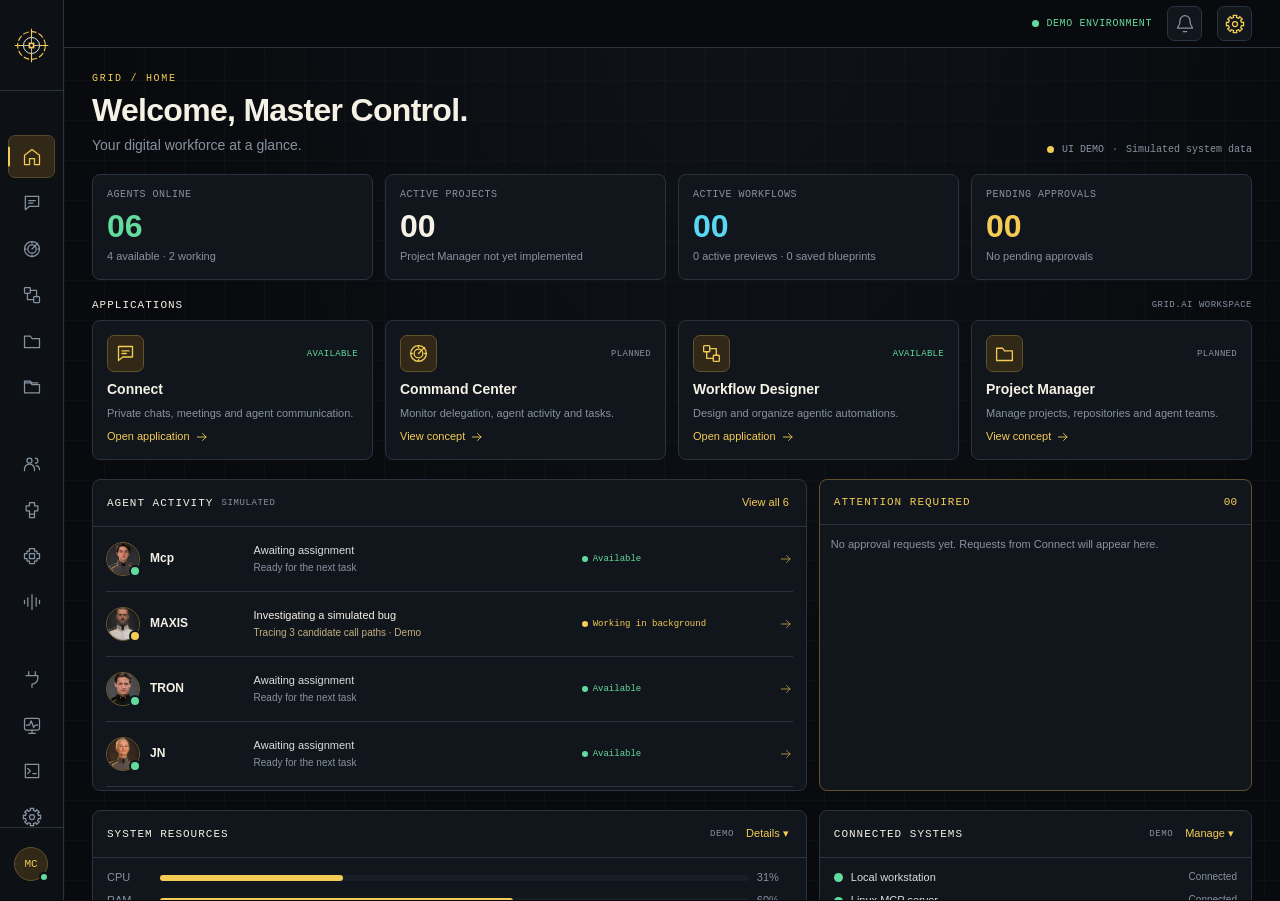
<file: index.html>
<!DOCTYPE html>
<html lang="en">
<head>
<meta charset="UTF-8">
<meta name="viewport" content="width=device-width, initial-scale=1">
<meta name="robots" content="noindex">
<meta name="theme-color" content="#080a0d">
<title>GRID.AI | Interactive Agent Control Interface</title>
<link rel="icon" type="image/svg+xml" href="./favicon.svg">
<link rel="icon" type="image/png" href="https://jacklondon.site/Images/Icons/GridAI_ICON.png">
<link rel="apple-touch-icon" href="https://jacklondon.site/Images/Icons/GridAI_ICON.png">
<meta name="description" content="Explore the GRID.AI interactive demo: coordinate AI agents, design multi-agent workflows, review simulated approvals, and customize agent voices. A preview of the local-first GRID.AI platform.">
<link rel="canonical" href="https://gridai-demo.jacklondon.site/">
<meta property="og:type" content="website">
<meta property="og:site_name" content="GRID.AI">
<meta property="og:locale" content="en_US">
<meta property="og:title" content="GRID.AI | Interactive Agent Control Interface">
<meta property="og:description" content="Explore the GRID.AI interactive demo: coordinate AI agents, design multi-agent workflows, review simulated approvals, and customize agent voices. A preview of the local-first GRID.AI platform.">
<meta property="og:url" content="https://gridai-demo.jacklondon.site/">
<meta property="og:image" content="https://jacklondon.site/Images/ProjectScreenshots/GridAI/PROMO_GAI_1.png">
<meta property="og:image:secure_url" content="https://jacklondon.site/Images/ProjectScreenshots/GridAI/PROMO_GAI_1.png">
<meta property="og:image:type" content="image/png">
<meta property="og:image:alt" content="GRID.AI project promotional image">
<meta name="twitter:card" content="summary_large_image">
<meta name="twitter:title" content="GRID.AI | Interactive Agent Control Interface">
<meta name="twitter:description" content="Explore the GRID.AI interactive demo: coordinate AI agents, design multi-agent workflows, review simulated approvals, and customize agent voices. A preview of the local-first GRID.AI platform.">
<meta name="twitter:image" content="https://jacklondon.site/Images/ProjectScreenshots/GridAI/PROMO_GAI_1.png">
<meta name="twitter:image:alt" content="GRID.AI project promotional image">
<link rel="stylesheet" href="./styles/grid-theme.css">
<link rel="stylesheet" href="./styles/index.css">
<link rel="stylesheet" href="./styles/grid-shell.css">
<link rel="stylesheet" href="./styles/settings.css">
<link rel="stylesheet" href="./styles/voice-studio.css">
<script src="./scripts/grid-settings.js" defer></script>
<script src="./scripts/ui-sounds.js" defer></script>
<script src="./scripts/grid-presence.js" defer></script>
<script src="./scripts/index.js" defer></script>
<script src="./scripts/embedded-connect.js" defer></script>
<script src="./scripts/embedded-workflow-designer.js" defer></script>
<script src="./scripts/voice-studio.js" defer></script>
<script src="./scripts/grid-router.js" defer></script>
</head>
<body>
<a class="skip" href="#dashboard">Skip to dashboard</a>
<div class="home-shell">
<aside class="home-sidebar" id="homeSidebar" aria-label="Workspace navigation">
<a class="home-brand" href="#home" data-route="home" aria-label="GRID.AI home"><svg viewBox="0 0 48 48" fill="none" aria-hidden="true"><circle cx="24" cy="24" r="19" stroke="var(--gold)" stroke-width="1.5" stroke-dasharray="8 3"/><circle cx="24" cy="24" r="11" stroke="var(--ivory)" stroke-width="1.3"/><path d="M24 1v13M24 34v13M1 24h13M34 24h13" stroke="var(--gold)" stroke-width="1.5"/><path d="M24 14v20M14 24h20" stroke="var(--ivory)"/><rect x="20" y="20" width="8" height="8" fill="var(--gold)"/><circle cx="24" cy="24" r="2" fill="var(--bg)"/></svg><span class="home-brand-copy"><strong>GRID<span>.AI</span></strong><small>CONTROL INTERFACE</small></span></a>
<nav class="home-nav" aria-label="Applications"><p class="eyebrow">WORKSPACE</p><a class="nav-item current" href="#home" data-route="home" aria-current="page" aria-label="Home" title="Home"><svg viewBox="0 0 24 24" fill="none" stroke="currentColor" stroke-width="1.5" stroke-linecap="round" stroke-linejoin="round" aria-hidden="true"><path d="m3 10 9-7 9 7v11h-6v-7H9v7H3z"/></svg><span class="nav-label-text">Home</span></a>
<a class="nav-item" href="#connect" data-route="connect" aria-label="Connect" title="Connect"><svg viewBox="0 0 24 24" fill="none" stroke="currentColor" stroke-width="1.5" stroke-linecap="round" stroke-linejoin="round" aria-hidden="true"><path d="M4 4h16v12H9l-5 4V4Z"/><path d="M8 9h8M8 12h5"/></svg><span class="nav-label-text">Connect</span></a>
<a class="nav-item" href="#command-center" data-route="command-center" aria-label="Command Center" title="Command Center"><svg viewBox="0 0 24 24" fill="none" stroke="currentColor" stroke-width="1.5" stroke-linecap="round" stroke-linejoin="round" aria-hidden="true"><circle cx="12" cy="12" r="9"/><circle cx="12" cy="12" r="5"/><path d="m12 12 7-7M12 3v2M3 12h2M12 19v2M19 12h2"/></svg><span class="nav-label-text">Command Center</span><span class="nav-pending" title="Planned application" aria-hidden="true">·</span></a>
<a class="nav-item" href="#workflow-designer" data-route="workflow-designer" aria-label="Workflow Designer" title="Workflow Designer"><svg viewBox="0 0 24 24" fill="none" stroke="currentColor" stroke-width="1.5" stroke-linecap="round" stroke-linejoin="round" aria-hidden="true"><rect x="3" y="3" width="7" height="7" rx="1"/><rect x="14" y="14" width="7" height="7" rx="1"/><path d="M6.5 10v7.5H14M10 6.5h7.5V14"/></svg><span class="nav-label-text">Workflow Designer</span></a>
<a class="nav-item" href="#projects" data-route="projects" aria-label="Project Manager" title="Project Manager"><svg viewBox="0 0 24 24" fill="none" stroke="currentColor" stroke-width="1.5" stroke-linecap="round" stroke-linejoin="round" aria-hidden="true"><path d="M3 6h7l2 3h9v11H3z"/></svg><span class="nav-label-text">Project Manager</span><span class="nav-pending" title="Planned application" aria-hidden="true">·</span></a>
<a class="nav-item" href="#files" data-route="files" aria-label="File Manager" title="File Manager"><svg viewBox="0 0 24 24" fill="none" stroke="currentColor" stroke-width="1.5" stroke-linecap="round" stroke-linejoin="round" aria-hidden="true"><path d="M3 7h7l2 2h9v10H3z M3 7V5h7l2 2h7"/></svg><span class="nav-label-text">File Manager</span><span class="nav-pending" title="Planned application" aria-hidden="true">·</span></a>
<p class="eyebrow nav-group-heading">AGENT MANAGEMENT</p>
<a class="nav-item" href="#agents" data-route="agents" aria-label="Agent Directory" title="Agent Directory"><svg viewBox="0 0 24 24" fill="none" stroke="currentColor" stroke-width="1.5" stroke-linecap="round" stroke-linejoin="round" aria-hidden="true"><circle cx="9" cy="8" r="3"/><path d="M3 20v-2a6 6 0 0 1 12 0v2M16 5a3 3 0 0 1 0 6M17 14a5 5 0 0 1 4 5"/></svg><span class="nav-label-text">Agent Directory</span><span class="nav-pending" title="Planned application" aria-hidden="true">·</span></a>
<a class="nav-item" href="#skills" data-route="skills" aria-label="Skills Manager" title="Skills Manager"><svg viewBox="0 0 24 24" fill="none" stroke="currentColor" stroke-width="1.5" stroke-linecap="round" stroke-linejoin="round" aria-hidden="true"><path d="M9 3h6v4h4v6h-4v4H9v-4H5V7h4z M9 17v4h6v-4"/></svg><span class="nav-label-text">Skills Manager</span><span class="nav-pending" title="Planned application" aria-hidden="true">·</span></a>
<a class="nav-item" href="#models" data-route="models" aria-label="Model Manager" title="Model Manager"><svg viewBox="0 0 24 24" fill="none" stroke="currentColor" stroke-width="1.5" stroke-linecap="round" stroke-linejoin="round" aria-hidden="true"><path d="M9 3h6v3h3v3h3v6h-3v3h-3v3H9v-3H6v-3H3V9h3V6h3z M9 9h6v6H9z"/></svg><span class="nav-label-text">Model Manager</span><span class="nav-pending" title="Planned application" aria-hidden="true">·</span></a>
<a class="nav-item" href="#voice-studio" data-route="voice-studio" aria-label="Voice Studio" title="Voice Studio"><svg viewBox="0 0 24 24" fill="none" stroke="currentColor" stroke-width="1.5" stroke-linecap="round" stroke-linejoin="round" aria-hidden="true"><path d="M3 10v4 M7 7v10 M12 3v18 M17 7v10 M21 10v4"/></svg><span class="nav-label-text">Voice Studio</span></a>
<p class="eyebrow nav-group-heading">SYSTEM</p>
<a class="nav-item" href="#integrations" data-route="integrations" aria-label="Integrations" title="Integrations"><svg viewBox="0 0 24 24" fill="none" stroke="currentColor" stroke-width="1.5" stroke-linecap="round" stroke-linejoin="round" aria-hidden="true"><path d="M8 3v5M16 3v5M5 8h14v3a7 7 0 0 1-7 7v4M12 18v4"/></svg><span class="nav-label-text">Integrations</span><span class="nav-pending" title="Planned application" aria-hidden="true">·</span></a>
<a class="nav-item" href="#system-monitor" data-route="system-monitor" aria-label="System Monitor" title="System Monitor"><svg viewBox="0 0 24 24" fill="none" stroke="currentColor" stroke-width="1.5" stroke-linecap="round" stroke-linejoin="round" aria-hidden="true"><rect x="3" y="4" width="18" height="14" rx="2"/><path d="M8 22h8M12 18v4M5 12h4l2-5 3 8 2-3h3"/></svg><span class="nav-label-text">System Monitor</span><span class="nav-pending" title="Planned application" aria-hidden="true">·</span></a>
<a class="nav-item" href="#terminal" data-route="terminal" aria-label="Terminal" title="Terminal"><svg viewBox="0 0 24 24" fill="none" stroke="currentColor" stroke-width="1.5" stroke-linecap="round" stroke-linejoin="round" aria-hidden="true"><path d="M4 4h16v16H4z M7 9l3 3-3 3 M13 15h4"/></svg><span class="nav-label-text">Terminal</span><span class="nav-pending" title="Planned application" aria-hidden="true">·</span></a>
<a class="nav-item" href="#settings" data-route="settings" aria-label="Settings" title="Settings"><svg viewBox="0 0 24 24" fill="none" stroke="currentColor" stroke-width="1.5" stroke-linecap="round" stroke-linejoin="round" aria-hidden="true"><circle cx="12" cy="12" r="3"/><path d="M8.939 4.609L10.337 4.175L9.817 1.729L14.183 1.729L13.663 4.175L15.061 4.609L15.061 4.609L16.357 5.291L17.719 3.194L20.806 6.281L18.709 7.643L19.391 8.939L19.391 8.939L19.825 10.337L22.271 9.817L22.271 14.183L19.825 13.663L19.391 15.061L19.391 15.061L18.709 16.357L20.806 17.719L17.719 20.806L16.357 18.709L15.061 19.391L15.061 19.391L13.663 19.825L14.183 22.271L9.817 22.271L10.337 19.825L8.939 19.391L8.939 19.391L7.643 18.709L6.281 20.806L3.194 17.719L5.291 16.357L4.609 15.061L4.609 15.061L4.175 13.663L1.729 14.183L1.729 9.817L4.175 10.337L4.609 8.939L4.609 8.939L5.291 7.643L3.194 6.281L6.281 3.194L7.643 5.291L8.939 4.609Z"/></svg><span class="nav-label-text">Settings</span><span class="nav-pending" title="Planned application" aria-hidden="true">·</span></a></nav>
<div class="sidebar-foot" aria-label="You are Master Control, demo operator"><div class="identity-avatar" title="You are Master Control">MC</div><div class="operator-copy"><strong>YOU ARE MASTER CONTROL</strong><small>Operator identity · Demo</small></div><i class="presence available"></i></div>
</aside>
<div class="home-main">
<header class="home-topbar"><div class="top-left"><button class="icon-button nav-toggle" id="navToggle" type="button" aria-controls="homeSidebar" aria-expanded="false" aria-label="Toggle navigation">☰</button><span class="breadcrumb">GRID.AI <span>/</span> <span id="workspaceName" class="workspace-name">HOME</span></span></div><div class="top-actions"><span class="system-indicator"><i></i> DEMO ENVIRONMENT</span><button class="icon-button bell" id="notificationButton" type="button" aria-label="Notifications" aria-expanded="false" aria-controls="notificationPanel"><svg viewBox="0 0 24 24" fill="none" stroke="currentColor" stroke-width="1.5" stroke-linecap="round" stroke-linejoin="round" aria-hidden="true"><path d="M18 8a6 6 0 0 0-12 0c0 7-3 7-3 9h18c0-2-3-2-3-9M10 21h4"/></svg><span id="bellCount" hidden>0</span></button><section id="notificationPanel" class="notification-panel" aria-labelledby="notificationHeading" hidden><header class="notification-header"><div><p class="eyebrow gold">GRID.AI SYSTEM NOTIFICATION</p><h2 id="notificationHeading">Notifications</h2></div><button id="closeNotifications" type="button" class="icon-button" aria-label="Close notifications">×</button></header><div class="notification-tools"><span id="notificationSummary" class="muted">0 unread</span><button class="text-button" id="markNotificationsRead" type="button">Mark all as read</button></div><div id="notificationList" class="notification-list"></div><button id="notificationApprovals" type="button" class="notification-footer">View all approvals →</button></section><a class="icon-button settings-button" href="#settings" data-route="settings" aria-label="Settings" title="Settings"><svg viewBox="0 0 24 24" fill="none" stroke="currentColor" stroke-width="1.5" stroke-linecap="round" stroke-linejoin="round" aria-hidden="true"><circle cx="12" cy="12" r="3"/><path d="M8.939 4.609L10.337 4.175L9.817 1.729L14.183 1.729L13.663 4.175L15.061 4.609L15.061 4.609L16.357 5.291L17.719 3.194L20.806 6.281L18.709 7.643L19.391 8.939L19.391 8.939L19.825 10.337L22.271 9.817L22.271 14.183L19.825 13.663L19.391 15.061L19.391 15.061L18.709 16.357L20.806 17.719L17.719 20.806L16.357 18.709L15.061 19.391L15.061 19.391L13.663 19.825L14.183 22.271L9.817 22.271L10.337 19.825L8.939 19.391L8.939 19.391L7.643 18.709L6.281 20.806L3.194 17.719L5.291 16.357L4.609 15.061L4.609 15.061L4.175 13.663L1.729 14.183L1.729 9.817L4.175 10.337L4.609 8.939L4.609 8.939L5.291 7.643L3.194 6.281L6.281 3.194L7.643 5.291L8.939 4.609Z"/></svg></a></div></header>
<div id="gridWorkspace" class="grid-workspace"><section id="homeView" class="grid-page" data-page="home" aria-label="Home"><main id="dashboard" class="dashboard">
<section class="welcome"><div><p class="eyebrow gold">GRID / HOME</p><h1>Welcome, Master Control.</h1><p>Your digital workforce at a glance.</p></div><div class="demo-label"><i></i> UI DEMO <span>·</span> Simulated system data</div></section>
<section class="metrics" aria-label="Demo system overview">
<button type="button" class="metric" id="agentsMetric"><span>AGENTS ONLINE</span><strong class="green">06</strong><small id="agentMetricSummary">3 available · 3 working</small></button>
<a class="metric" href="#projects" data-route="projects"><span>ACTIVE PROJECTS</span><strong>00</strong><small>Project Manager not yet implemented</small></a>
<a class="metric" href="#workflow-designer" data-route="workflow-designer"><span>ACTIVE WORKFLOWS</span><strong class="cyan" id="activeWorkflowMetricCount">00</strong><small id="activeWorkflowMetricCaption">0 active previews · 0 saved blueprints</small></a>
<button type="button" class="metric" id="approvalMetric"><span>PENDING APPROVALS</span><strong class="gold" id="pendingCount">00</strong><small id="pendingCaption">No pending approvals</small></button>
</section>
<section class="applications" aria-labelledby="appsHeading"><div class="section-title"><h2 id="appsHeading">APPLICATIONS</h2><span>GRID.AI WORKSPACE</span></div><div class="application-grid"><a href="#connect" data-route="connect" class="app-card"><span class="app-card-top"><span class="app-icon"><svg viewBox="0 0 24 24" fill="none" stroke="currentColor" stroke-width="1.5" stroke-linecap="round" stroke-linejoin="round" aria-hidden="true"><path d="M4 4h16v12H9l-5 4V4Z"/><path d="M8 9h8M8 12h5"/></svg></span><span class="app-state ready">AVAILABLE</span></span><strong>Connect</strong><span class="app-description">Private chats, meetings and agent communication.</span><span class="app-open">Open application <svg viewBox="0 0 24 24" fill="none" stroke="currentColor" stroke-width="1.5" stroke-linecap="round" stroke-linejoin="round" aria-hidden="true"><path d="M4 12h15m-6-6 6 6-6 6"/></svg></span></a>
<a href="#command-center" data-route="command-center" class="app-card"><span class="app-card-top"><span class="app-icon"><svg viewBox="0 0 24 24" fill="none" stroke="currentColor" stroke-width="1.5" stroke-linecap="round" stroke-linejoin="round" aria-hidden="true"><circle cx="12" cy="12" r="9"/><circle cx="12" cy="12" r="5"/><path d="m12 12 7-7M12 3v2M3 12h2M12 19v2M19 12h2"/></svg></span><span class="app-state ">PLANNED</span></span><strong>Command Center</strong><span class="app-description">Monitor delegation, agent activity and tasks.</span><span class="app-open">View concept <svg viewBox="0 0 24 24" fill="none" stroke="currentColor" stroke-width="1.5" stroke-linecap="round" stroke-linejoin="round" aria-hidden="true"><path d="M4 12h15m-6-6 6 6-6 6"/></svg></span></a>
<a href="#workflow-designer" data-route="workflow-designer" class="app-card"><span class="app-card-top"><span class="app-icon"><svg viewBox="0 0 24 24" fill="none" stroke="currentColor" stroke-width="1.5" stroke-linecap="round" stroke-linejoin="round" aria-hidden="true"><rect x="3" y="3" width="7" height="7" rx="1"/><rect x="14" y="14" width="7" height="7" rx="1"/><path d="M6.5 10v7.5H14M10 6.5h7.5V14"/></svg></span><span class="app-state ready">AVAILABLE</span></span><strong>Workflow Designer</strong><span class="app-description">Design and organize agentic automations.</span><span class="app-open">Open application <svg viewBox="0 0 24 24" fill="none" stroke="currentColor" stroke-width="1.5" stroke-linecap="round" stroke-linejoin="round" aria-hidden="true"><path d="M4 12h15m-6-6 6 6-6 6"/></svg></span></a>
<a href="#projects" data-route="projects" class="app-card"><span class="app-card-top"><span class="app-icon"><svg viewBox="0 0 24 24" fill="none" stroke="currentColor" stroke-width="1.5" stroke-linecap="round" stroke-linejoin="round" aria-hidden="true"><path d="M3 6h7l2 3h9v11H3z"/></svg></span><span class="app-state ">PLANNED</span></span><strong>Project Manager</strong><span class="app-description">Manage projects, repositories and agent teams.</span><span class="app-open">View concept <svg viewBox="0 0 24 24" fill="none" stroke="currentColor" stroke-width="1.5" stroke-linecap="round" stroke-linejoin="round" aria-hidden="true"><path d="M4 12h15m-6-6 6 6-6 6"/></svg></span></a></div></section>
<div class="activity-grid">
<section class="panel" id="agentActivity" aria-labelledby="agentHeading"><header class="panel-header"><div class="agent-heading"><h2 id="agentHeading">AGENT ACTIVITY</h2><span class="demo-chip">SIMULATED</span></div><button type="button" class="text-button" id="expandAgents" aria-expanded="false" aria-controls="extraAgents">View all 6</button></header><div class="agent-list"><button class="agent-row" type="button" data-agent="MCP" ><span class="portrait"><span>Mc</span><img src="./Programs/Agents/MCP/MCP_HEADSHOT.png" alt="" loading="lazy"><i class="presence user"></i></span><strong>Mcp</strong><span class="agent-task"><span class="task-title">Coordinating development tasks</span><small class="task-detail"></small></span><span class="agent-status user"><i></i>Working with user</span><svg viewBox="0 0 24 24" fill="none" stroke="currentColor" stroke-width="1.5" stroke-linecap="round" stroke-linejoin="round" aria-hidden="true"><path d="M4 12h15m-6-6 6 6-6 6"/></svg></button>
<button class="agent-row" type="button" data-agent="MAXIS" ><span class="portrait"><span>MA</span><img src="./Programs/Agents/Maxis/MAXIS_HEADSHOT.png" alt="" loading="lazy"><i class="presence background"></i></span><strong>MAXIS</strong><span class="agent-task"><span class="task-title">Reviewing Grid.AI source code</span><small class="task-detail"></small></span><span class="agent-status background"><i></i>Working in background</span><svg viewBox="0 0 24 24" fill="none" stroke="currentColor" stroke-width="1.5" stroke-linecap="round" stroke-linejoin="round" aria-hidden="true"><path d="M4 12h15m-6-6 6 6-6 6"/></svg></button>
<button class="agent-row" type="button" data-agent="TRON" ><span class="portrait"><span>TR</span><img src="./Programs/Agents/TRON/TRON_HEADSHOT.png" alt="" loading="lazy"><i class="presence available"></i></span><strong>TRON</strong><span class="agent-task"><span class="task-title">Awaiting assignment</span><small class="task-detail"></small></span><span class="agent-status available"><i></i>Available</span><svg viewBox="0 0 24 24" fill="none" stroke="currentColor" stroke-width="1.5" stroke-linecap="round" stroke-linejoin="round" aria-hidden="true"><path d="M4 12h15m-6-6 6 6-6 6"/></svg></button>
<button class="agent-row" type="button" data-agent="JN" ><span class="portrait"><span>JN</span><img src="./Programs/Agents/JN/JN_HEADSHOT.png" alt="" loading="lazy"><i class="presence available"></i></span><strong>JN</strong><span class="agent-task"><span class="task-title">Organizing project files</span><small class="task-detail"></small></span><span class="agent-status available"><i></i>Available</span><svg viewBox="0 0 24 24" fill="none" stroke="currentColor" stroke-width="1.5" stroke-linecap="round" stroke-linejoin="round" aria-hidden="true"><path d="M4 12h15m-6-6 6 6-6 6"/></svg></button>
<div id="extraAgents" class="extra-agents" hidden><button class="agent-row" type="button" data-agent="VOLT"><span class="portrait"><span>VO</span><i class="presence available"></i></span><strong>VOLT</strong><span class="agent-task"><span class="task-title">Monitoring resource capacity</span><small class="task-detail"></small></span><span class="agent-status available"><i></i>Available</span><svg viewBox="0 0 24 24" fill="none" stroke="currentColor" stroke-width="1.5" stroke-linecap="round" stroke-linejoin="round" aria-hidden="true"><path d="M4 12h15m-6-6 6 6-6 6"/></svg></button>
<button class="agent-row" type="button" data-agent="RELAY"><span class="portrait"><span>RE</span><i class="presence agents"></i></span><strong>RELAY</strong><span class="agent-task"><span class="task-title">Preparing daily briefing</span><small class="task-detail"></small></span><span class="agent-status agents"><i></i>Working with agents</span><svg viewBox="0 0 24 24" fill="none" stroke="currentColor" stroke-width="1.5" stroke-linecap="round" stroke-linejoin="round" aria-hidden="true"><path d="M4 12h15m-6-6 6 6-6 6"/></svg></button></div></div></section>
<section class="panel attention-panel" id="attention" aria-labelledby="attentionHeading"><header class="panel-header"><h2 id="attentionHeading">ATTENTION REQUIRED</h2><span class="small-count" id="attentionCount">00</span></header><div id="approvalList" class="approval-list"></div><noscript><p class="muted">Enable JavaScript to review demo approvals.</p></noscript></section>
</div>
<section class="support-grid" aria-label="Additional simulated telemetry">
<section class="panel" id="systemResources" aria-labelledby="resourcesHeading"><header class="panel-header"><h2 id="resourcesHeading">SYSTEM RESOURCES</h2><div class="panel-actions"><span class="demo-chip">DEMO</span><button class="text-button" type="button" id="resourceToggle" aria-expanded="false" aria-controls="resourceDetails">Details ▾</button></div></header><div class="resource-list"><div class="resource" data-resource="CPU"><span>CPU</span><progress aria-label="Simulated CPU usage" max="100" value="24"></progress><span class="resource-value">24%</span></div><div class="resource" data-resource="RAM"><span>RAM</span><progress aria-label="Simulated RAM usage" max="100" value="61"></progress><span class="resource-value">61%</span></div><div class="resource" data-resource="GPU"><span>GPU</span><progress aria-label="Simulated GPU usage" max="100" value="42"></progress><span class="resource-value">42%</span></div><div class="resource" data-resource="VRAM"><span>VRAM</span><progress aria-label="Simulated VRAM usage" max="100" value="73"></progress><span class="resource-value">73%</span></div></div><div id="resourceDetails" class="resource-details" hidden><p class="panel-note">DEMO VERSION · Simulated utilization over the last 60 seconds. No hardware telemetry is collected.</p><div class="resource-charts"><figure class="resource-chart" data-chart="CPU"><figcaption><strong>CPU</strong><span class="chart-value">—</span></figcaption><svg viewBox="0 0 220 100" role="img" aria-label="CPU simulated utilization history, zero to one hundred percent"><path class="chart-grid" d="M26 10H215 M26 45H215 M26 80H215 M26 10V80"/><g class="chart-axis"><text x="22" y="13">100</text><text x="22" y="48">50</text><text x="22" y="83">0</text><text x="27" y="94" text-anchor="start">−60s</text><text x="215" y="94">Now</text></g><path class="chart-area"/><polyline class="chart-line" points=""/></svg></figure><figure class="resource-chart" data-chart="RAM"><figcaption><strong>RAM</strong><span class="chart-value">—</span></figcaption><svg viewBox="0 0 220 100" role="img" aria-label="RAM simulated utilization history, zero to one hundred percent"><path class="chart-grid" d="M26 10H215 M26 45H215 M26 80H215 M26 10V80"/><g class="chart-axis"><text x="22" y="13">100</text><text x="22" y="48">50</text><text x="22" y="83">0</text><text x="27" y="94" text-anchor="start">−60s</text><text x="215" y="94">Now</text></g><path class="chart-area"/><polyline class="chart-line" points=""/></svg></figure><figure class="resource-chart" data-chart="GPU"><figcaption><strong>GPU</strong><span class="chart-value">—</span></figcaption><svg viewBox="0 0 220 100" role="img" aria-label="GPU simulated utilization history, zero to one hundred percent"><path class="chart-grid" d="M26 10H215 M26 45H215 M26 80H215 M26 10V80"/><g class="chart-axis"><text x="22" y="13">100</text><text x="22" y="48">50</text><text x="22" y="83">0</text><text x="27" y="94" text-anchor="start">−60s</text><text x="215" y="94">Now</text></g><path class="chart-area"/><polyline class="chart-line" points=""/></svg></figure><figure class="resource-chart" data-chart="VRAM"><figcaption><strong>VRAM</strong><span class="chart-value">—</span></figcaption><svg viewBox="0 0 220 100" role="img" aria-label="VRAM simulated utilization history, zero to one hundred percent"><path class="chart-grid" d="M26 10H215 M26 45H215 M26 80H215 M26 10V80"/><g class="chart-axis"><text x="22" y="13">100</text><text x="22" y="48">50</text><text x="22" y="83">0</text><text x="27" y="94" text-anchor="start">−60s</text><text x="215" y="94">Now</text></g><path class="chart-area"/><polyline class="chart-line" points=""/></svg></figure></div></div></section>
<section class="panel" id="connectedSystems" aria-labelledby="connectionsHeading"><header class="panel-header"><h2 id="connectionsHeading">CONNECTED SYSTEMS</h2><div class="panel-actions"><span class="demo-chip">DEMO</span><button class="text-button" type="button" id="connectionsToggle" aria-expanded="false" aria-controls="connectionManager">Manage ▾</button></div></header><div class="connection-list" id="connectionList"></div><div id="connectionManager" class="connection-manager" hidden><p class="panel-note">Demo inventory only. Adding or deleting a system does not connect or disconnect a real device or service.</p><div id="managedConnections" class="managed-connections"></div><form id="addSystemForm" class="add-system-form"><h3>Add a system</h3><label for="systemName">System name</label><input id="systemName" maxlength="60" required placeholder="e.g. Raspberry Pi 5" autocomplete="off"><div class="system-fields"><div><label for="systemType">Type</label><select id="systemType"><option>Computer</option><option>MCP server</option><option>Device</option><option>Cloud service</option><option>Other</option></select></div><div><label for="systemStatus">Demo status</label><select id="systemStatus"><option>Connected</option><option>Available</option><option>Standby</option><option>Offline</option></select></div></div><p class="form-error" id="systemError" role="alert" hidden></p><button class="primary-button" type="submit">+ Add system</button></form></div></section>
</section>
<footer class="home-footer"><span>GRID.AI / DESIGN ENVIRONMENT</span><span>SIMULATION ONLY · NO HOST OPERATIONS</span></footer>
</main></section>
<section class="grid-page app-view" data-page="connect" aria-label="Connect" hidden><div class="grid-app-host" id="connectHost"></div></section>
<section class="grid-page app-view" data-page="workflow-designer" aria-label="Workflow Designer" hidden><div class="grid-app-host" id="workflowHost"></div></section>
<section class="grid-page voice-studio-view" data-page="voice-studio" aria-label="Voice Studio" hidden>
<main class="voice-studio-content">
  <div class="voice-studio-grid">
    <section class="panel voice-agent-panel" aria-labelledby="voiceAgentsTitle"><header class="panel-header"><h2 id="voiceAgentsTitle">01 / SELECT AGENT</h2><span class="demo-chip">6 AGENTS</span></header><div class="voice-agent-list" id="voiceAgentList"></div><p class="voice-panel-note">Assignments apply only inside Voice Studio. Refresh clears all changes.</p></section>
    <section class="panel voice-catalog-panel" aria-labelledby="voiceCatalogTitle"><header class="panel-header"><h2 id="voiceCatalogTitle">02 / VOICE LIBRARY</h2><span class="demo-chip">9 SAMPLES</span></header><div class="voice-source"><span>Sample AI voices</span><a href="https://fish.audio/" target="_blank" rel="noopener noreferrer">Fish.Audio ↗</a></div><div class="voice-catalog" id="voiceCatalog"></div><p class="voice-panel-note">Pre-recorded MP3 clips from the repository. No live synthesis or API connection.</p></section>
    <section class="panel voice-preview-panel" aria-labelledby="voicePreviewTitle"><header class="panel-header"><h2 id="voicePreviewTitle">03 / LIVE PREVIEW</h2><span class="voice-state" id="voicePlaybackStatus" role="status">READY</span></header>
      <div class="voice-preview-main">
        <div class="voice-preview-profile"><div id="voicePreviewPortrait" class="voice-avatar large"></div><div><p class="eyebrow gold" id="voicePreviewAgent">Mcp</p><h2 id="voicePreviewName">Select a voice</h2><p class="muted" id="voiceAssignmentLabel">No voice assigned</p></div></div>
        <div class="voice-wave" id="voiceWave" aria-hidden="true"><i style="--wave-height:24%;--wave-delay:0s"></i><i style="--wave-height:45%;--wave-delay:-0.09s"></i><i style="--wave-height:66%;--wave-delay:-0.18s"></i><i style="--wave-height:34%;--wave-delay:-0.27s"></i><i style="--wave-height:82%;--wave-delay:-0.36s"></i><i style="--wave-height:52%;--wave-delay:-0.44999999999999996s"></i><i style="--wave-height:30%;--wave-delay:-0.54s"></i><i style="--wave-height:72%;--wave-delay:-0.63s"></i><i style="--wave-height:93%;--wave-delay:-0.72s"></i><i style="--wave-height:44%;--wave-delay:0s"></i><i style="--wave-height:59%;--wave-delay:-0.09s"></i><i style="--wave-height:28%;--wave-delay:-0.18s"></i><i style="--wave-height:24%;--wave-delay:-0.27s"></i><i style="--wave-height:45%;--wave-delay:-0.36s"></i><i style="--wave-height:66%;--wave-delay:-0.44999999999999996s"></i><i style="--wave-height:34%;--wave-delay:-0.54s"></i><i style="--wave-height:82%;--wave-delay:-0.63s"></i><i style="--wave-height:52%;--wave-delay:-0.72s"></i><i style="--wave-height:30%;--wave-delay:0s"></i><i style="--wave-height:72%;--wave-delay:-0.09s"></i><i style="--wave-height:93%;--wave-delay:-0.18s"></i><i style="--wave-height:44%;--wave-delay:-0.27s"></i><i style="--wave-height:59%;--wave-delay:-0.36s"></i><i style="--wave-height:28%;--wave-delay:-0.44999999999999996s"></i><i style="--wave-height:24%;--wave-delay:-0.54s"></i><i style="--wave-height:45%;--wave-delay:-0.63s"></i><i style="--wave-height:66%;--wave-delay:-0.72s"></i><i style="--wave-height:34%;--wave-delay:0s"></i><i style="--wave-height:82%;--wave-delay:-0.09s"></i><i style="--wave-height:52%;--wave-delay:-0.18s"></i><i style="--wave-height:30%;--wave-delay:-0.27s"></i><i style="--wave-height:72%;--wave-delay:-0.36s"></i><i style="--wave-height:93%;--wave-delay:-0.44999999999999996s"></i><i style="--wave-height:44%;--wave-delay:-0.54s"></i><i style="--wave-height:59%;--wave-delay:-0.63s"></i><i style="--wave-height:28%;--wave-delay:-0.72s"></i></div>
        <div class="voice-transcript-preview"><div class="voice-transcript-heading"><span>SYNCHRONIZED SAMPLE TEXT</span><span id="voiceTranscriptProgress">0%</span></div><p id="voiceSpokenText" class="voice-spoken-text"></p><p id="voiceTranscriptEmpty" class="voice-empty-text">No verified transcript is included with this clip. Enter its spoken words below to enable synchronized typeout.</p></div>
        <div class="voice-transport"><button class="primary-button voice-play" id="voicePlay" type="button" disabled>▶ Play sample</button><button class="secondary-button" id="voiceRestart" type="button" disabled>↺ Restart</button><div class="voice-time"><span id="voiceCurrentTime">0:00</span><span>/</span><span id="voiceDuration">—</span></div></div>
        <input type="range" id="voiceSeek" min="0" max="1" value="0" step=".01" disabled aria-label="Seek through sample">
        <label class="voice-volume"><span>Preview volume</span><input type="range" min="0" max="100" value="80" id="voiceVolume" aria-label="Voice preview volume"><output id="voiceVolumeLabel">80%</output></label>
        <div class="voice-assign-row"><button type="button" class="primary-button" id="voiceAssign" disabled>Assign to Mcp</button><button type="button" class="secondary-button" id="voiceClear" disabled>Clear assignment</button></div>
        <p class="voice-feedback" id="voiceFeedback" role="status">Select a voice and play its original sample before assigning.</p>
        <audio id="voiceAudio" preload="metadata" hidden></audio>
      </div>
      <details class="voice-transcript-editor"><summary>Sample transcript <span class="demo-chip" id="voiceTranscriptState">NOT PROVIDED</span></summary><div><label for="voiceTranscriptInput">Exact spoken words in this recording</label><textarea id="voiceTranscriptInput" rows="4" maxlength="5000" placeholder="Paste the exact transcript of this sample…"></textarea><p class="muted">Text is revealed against the audio's current playback time. Timing is approximate across the clip, not word-aligned. Text stays in memory until refresh.</p><button type="button" class="secondary-button" id="voiceApplyAll">Use this transcript for all nine clips</button><small class="muted">Only use this option if every recording says the same words.</small></div></details>
    </section>
  </div>
  <footer class="voice-studio-footer"><span>DEMO ONLY · LOCAL AUDIO PREVIEW</span><span>Sample AI voices generated using <a href="https://fish.audio/" target="_blank" rel="noopener noreferrer">Fish.Audio</a>. No voice assignments are used by Connect, meetings, or Workflow Designer yet.</span></footer>
</main></section>
<section class="grid-page settings-view" data-page="settings" aria-labelledby="settingsTitle" hidden><main class="settings-content"><header class="settings-heading"><div><p class="eyebrow gold">GRID.AI / CONTROL PANEL</p><h1 id="settingsTitle">Settings</h1><p class="muted">Manage global preferences and system configuration.</p></div><span class="demo-chip">UI DEMO · SESSION PREFERENCES</span></header><div class="settings-layout"><nav class="settings-nav" aria-label="Settings sections"><button type="button" data-settings-section="appearance">Appearance & accessibility</button><button type="button" data-settings-section="audio">Sound & audio</button><button type="button" data-settings-section="conversation">Conversation</button><button type="button" data-settings-section="notifications">Notifications</button><button type="button" data-settings-section="configuration">System configuration</button><button type="button" data-settings-section="privacy">Privacy & security</button><button type="button" data-settings-section="about">About & reset</button></nav><div class="settings-panels"><section id="settings-appearance" class="panel settings-panel"><header class="panel-header"><h2>APPEARANCE & ACCESSIBILITY</h2></header><div class="settings-row"><span><strong>Color scheme</strong><small>Established GRID.AI visual identity.</small></span><span class="settings-theme"><i></i><i></i> Obsidian / Gold</span></div><label class="settings-row"><span><strong>Interface animations</strong><small>Page transitions, panel motion and visual effects. OS reduced-motion preference takes priority.</small></span><input class="settings-switch" type="checkbox" data-setting="animations" role="switch"></label><label class="settings-row"><span><strong>Keep sidebar expanded</strong><small>Pin the desktop navigation rather than expanding on hover.</small></span><input class="settings-switch" type="checkbox" data-setting="pinnedSidebar" role="switch"></label></section><section id="settings-audio" class="panel settings-panel"><header class="panel-header"><h2>SOUND & AUDIO</h2></header><label class="settings-row"><span><strong>Interface sounds</strong><small>Play original GRID.AI cues across all workspaces.</small></span><input class="settings-switch" type="checkbox" data-setting="sounds" role="switch"></label><label class="settings-row settings-volume"><span><strong>Sound effects volume</strong><small>Chat, meeting and interface cues.</small></span><span><input type="range" data-setting="volume" min="0" max="100" aria-label="Sound effects volume"><output id="settingsVolumeLabel">67%</output></span></label><div class="settings-row"><span><strong>Sound preview</strong><small>Play a short notification tone.</small></span><button type="button" class="secondary-button" id="settingsSoundTest">Test sound</button></div><p id="settingsSoundFeedback" class="settings-feedback" role="status"></p><a class="settings-row settings-link" href="#voice-studio" data-route="voice-studio"><span><strong>Voice Studio</strong><small>Preview Fish.Audio samples and assign demo agent voices.</small></span><span class="gold" aria-hidden="true">→</span></a></section><section id="settings-conversation" class="panel settings-panel"><header class="panel-header"><h2>CONVERSATION</h2></header><label class="settings-row"><span><strong>Typewriter responses</strong><small>Animate agent messages in Connect.</small></span><input class="settings-switch" type="checkbox" data-setting="typewriter" role="switch"></label><div class="settings-row"><span><strong>Agent response engine</strong><small>Local rule-based replies and simulated workflow drafting.</small></span><span class="demo-chip">SIMULATED</span></div></section><section id="settings-notifications" class="panel settings-panel"><header class="panel-header"><h2>NOTIFICATIONS</h2></header><label class="settings-row"><span><strong>Random Mcp approvals</strong><small>Occasionally create simulated approval requests during the demo. One automatic request may be pending at a time.</small></span><input class="settings-switch" type="checkbox" data-setting="automaticApprovals" role="switch"></label><label class="settings-row"><span><strong>Notification banners</strong><small>Show temporary bottom-right alerts in every workspace.</small></span><input class="settings-switch" type="checkbox" data-setting="notificationBanners" role="switch"></label><label class="settings-row"><span><strong>Notification alert sound</strong><small>Play a short chime for new notifications when interface sounds are enabled.</small></span><input class="settings-switch" type="checkbox" data-setting="notificationSounds" role="switch"></label><div class="settings-row"><span><strong>Preview notification</strong><small>Send a sample banner and alert to test your preferences.</small></span><button type="button" class="secondary-button" id="settingsTestNotification">Test notification</button></div><label class="settings-row"><span><strong>Unread notification badge</strong><small>Show unread count on the global bell; notifications remain available.</small></span><input class="settings-switch" type="checkbox" data-setting="notificationBadge" role="switch"></label><div class="settings-row"><span><strong>Notification center</strong><small>Review demo approvals and system notices.</small></span><button type="button" class="secondary-button" id="settingsOpenNotifications">Open notifications</button></div></section><section id="settings-configuration" class="panel settings-panel"><header class="panel-header"><h2>SYSTEM CONFIGURATION</h2></header><a class="settings-row settings-link" href="#models" data-route="models"><span><strong>Model Manager</strong><small>Planned model selection and local runtime profiles.</small></span><span class="gold" aria-hidden="true">→</span></a><a class="settings-row settings-link" href="#agents" data-route="agents"><span><strong>Agent Directory</strong><small>Planned identities, assignments and permissions.</small></span><span class="gold" aria-hidden="true">→</span></a><a class="settings-row settings-link" href="#skills" data-route="skills"><span><strong>Skills Manager</strong><small>Planned skill catalog and grants.</small></span><span class="gold" aria-hidden="true">→</span></a><a class="settings-row settings-link" href="#integrations" data-route="integrations"><span><strong>Integrations</strong><small>Planned devices, accounts and MCP servers.</small></span><span class="gold" aria-hidden="true">→</span></a><a class="settings-row settings-link" href="#system-monitor" data-route="system-monitor"><span><strong>System Monitor</strong><small>Planned runtime health and diagnostics.</small></span><span class="gold" aria-hidden="true">→</span></a></section><section id="settings-privacy" class="panel settings-panel"><header class="panel-header"><h2>PRIVACY & SECURITY</h2></header><div class="settings-row"><span><strong>Approval policy</strong><small>Demo approvals do not authorize real host actions.</small></span><span class="settings-state">Human review · planned</span></div><div class="settings-row"><span><strong>Local data</strong><small>Preferences, conversations and blueprints exist in memory only and reset on refresh. No live host or account access.</small></span><span class="settings-state">Session only</span></div><a class="settings-row settings-link" href="#command-center" data-route="command-center"><span><strong>Task approvals & audit</strong><small>Planned operational review and activity.</small></span><span class="gold" aria-hidden="true">→</span></a></section><section id="settings-about" class="panel settings-panel"><header class="panel-header"><h2>ABOUT & RESET</h2></header><div class="settings-row"><span><strong>GRID.AI GUI Demo</strong><small>Static prototype; no external AI services.</small></span><span class="demo-chip">UI DEMO</span></div><div class="settings-row"><span><strong>Restore default preferences</strong><small>Resets settings only; preserves saved workflows, conversations and system inventory.</small></span><button type="button" class="secondary-button" id="settingsReset">Reset preferences</button></div><p id="settingsSaveFeedback" class="settings-feedback" role="status">Preferences reset when the page is refreshed.</p></section></div></div></main></section>
<section class="grid-page planned-view" data-page="planned" aria-label="Planned application" hidden><div class="planned-content"><div class="planned-icon" aria-hidden="true">◇</div><p class="eyebrow gold">GRID.AI / PLANNED WORKSPACE</p><h1 id="plannedTitle"></h1><p id="plannedDescription"></p><a class="primary-button" href="#home" data-route="home">Return Home</a></div></section>
</div></div></div>
<dialog id="homeDialog" aria-labelledby="dialogTitle"><form method="dialog" class="dialog-content"><header><p class="eyebrow gold" id="dialogEyebrow">GRID.AI / PREVIEW</p><button class="icon-button dialog-close" value="close" aria-label="Close dialog">×</button></header><h2 id="dialogTitle"></h2><p id="dialogDescription"></p><div id="dialogApproval" hidden><label for="decisionComment">Decision comment (optional)</label><textarea id="decisionComment" maxlength="500" rows="3" placeholder="Add a note for this demo decision"></textarea></div><div class="dialog-actions"><button class="secondary-button" value="close">Close</button><button class="secondary-button" id="rejectApproval" type="button" hidden>Reject in demo</button><button class="primary-button" id="approveApproval" type="button" hidden>Approve in demo</button></div></form></dialog>
<div class="home-toast" id="homeToast" role="status" aria-live="polite"></div>
<section class="notification-banners" id="notificationBanners" aria-label="Recent GRID.AI notifications"></section><div class="notification-announcer" id="notificationAnnouncer" role="status" aria-live="polite" aria-atomic="true"></div>
</body>
</html>
</file>
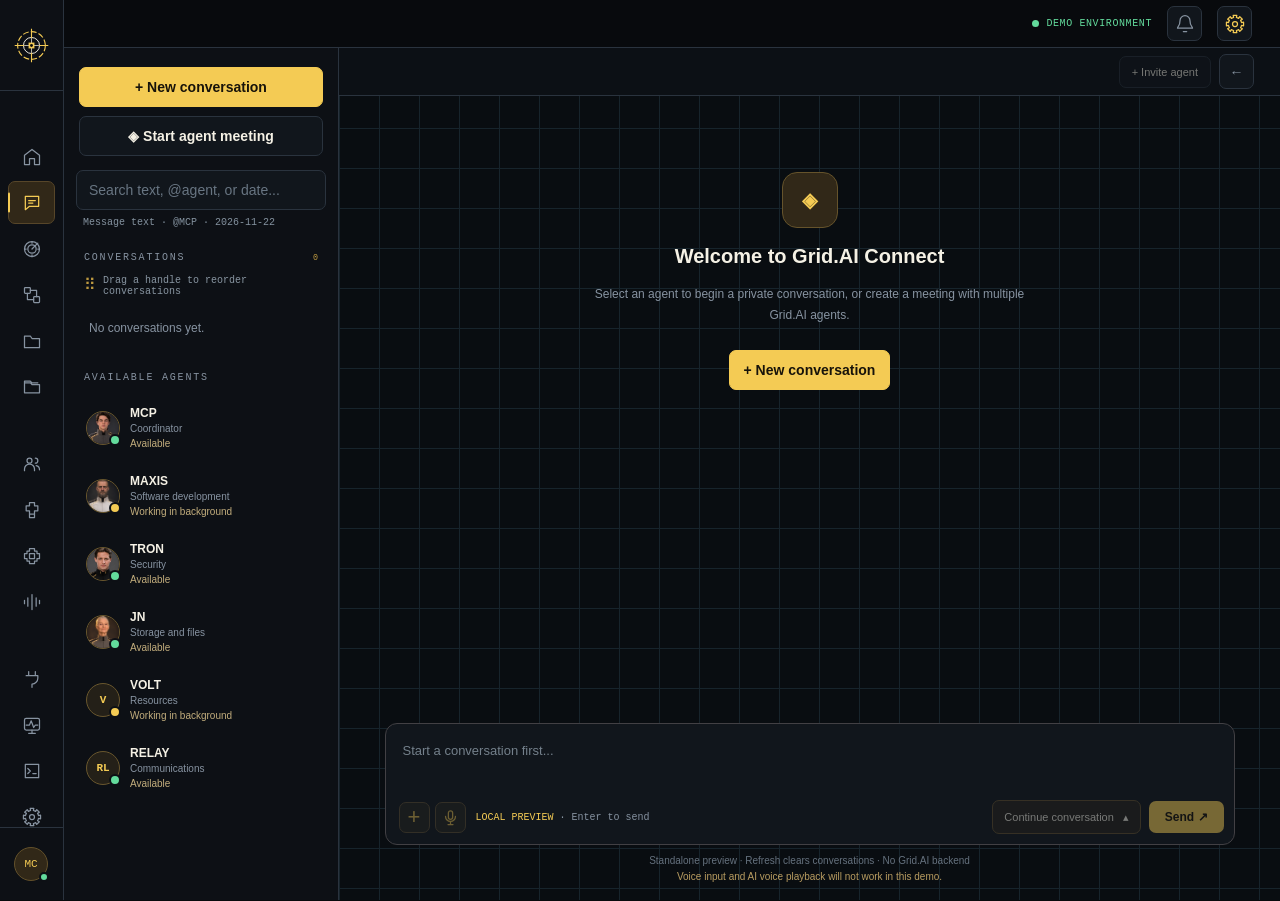
<file: Chat.html>
<!DOCTYPE html>
<html lang="en">
<head>
<meta charset="UTF-8">
<meta name="viewport" content="width=device-width, initial-scale=1">
<title>Grid.AI | Connect</title>
<link rel="icon" type="image/svg+xml" href="./favicon.svg">
<link rel="icon" type="image/png" href="https://jacklondon.site/Images/Icons/GridAI_ICON.png">
<link rel="apple-touch-icon" href="https://jacklondon.site/Images/Icons/GridAI_ICON.png">
<meta name="description" content="Explore the GRID.AI interactive demo: coordinate AI agents, design multi-agent workflows, review simulated approvals, and customize agent voices. A preview of the local-first GRID.AI platform.">
<link rel="canonical" href="https://gridai-demo.jacklondon.site/">
<meta property="og:type" content="website">
<meta property="og:site_name" content="GRID.AI">
<meta property="og:locale" content="en_US">
<meta property="og:title" content="GRID.AI | Interactive Agent Control Interface">
<meta property="og:description" content="Explore the GRID.AI interactive demo: coordinate AI agents, design multi-agent workflows, review simulated approvals, and customize agent voices. A preview of the local-first GRID.AI platform.">
<meta property="og:url" content="https://gridai-demo.jacklondon.site/">
<meta property="og:image" content="https://jacklondon.site/Images/ProjectScreenshots/GridAI/PROMO_GAI_1.png">
<meta property="og:image:secure_url" content="https://jacklondon.site/Images/ProjectScreenshots/GridAI/PROMO_GAI_1.png">
<meta property="og:image:type" content="image/png">
<meta property="og:image:alt" content="GRID.AI project promotional image">
<meta name="twitter:card" content="summary_large_image">
<meta name="twitter:title" content="GRID.AI | Interactive Agent Control Interface">
<meta name="twitter:description" content="Explore the GRID.AI interactive demo: coordinate AI agents, design multi-agent workflows, review simulated approvals, and customize agent voices. A preview of the local-first GRID.AI platform.">
<meta name="twitter:image" content="https://jacklondon.site/Images/ProjectScreenshots/GridAI/PROMO_GAI_1.png">
<meta name="twitter:image:alt" content="GRID.AI project promotional image">
<script>if(window.top===window.self&&!new URLSearchParams(location.search).has("standalone")){const p=new URLSearchParams(location.hash.slice(1));const agent=p.get("agent");location.replace("./index.html#connect"+(agent?"?agent="+encodeURIComponent(agent):""));}</script>

<link rel="stylesheet" href="./styles/grid-theme.css">
<link rel="stylesheet" href="./styles/chat.css">
<link rel="stylesheet" href="./styles/agent-ui.css">
<link rel="stylesheet" href="./styles/workspace-ui.css">
<link rel="stylesheet" href="./styles/connect-media-demo.css">
<link rel="stylesheet" href="./styles/live-meeting-demo.css">
<link rel="stylesheet" href="./styles/live-tile-layout.css">
</head>

<body>
<div class="app inspector-collapsed" id="app">

  <aside class="sidebar" aria-label="Conversation navigation">

    <div class="sidebar-actions">
      <a class="grid-home-link" href="./index.html"><span aria-hidden="true">←</span> GRID.AI Home</a>
      <button class="primary-button" id="newChatButton">
        + New conversation
      </button>
      <button class="secondary-button" id="meetingButton">
        ◈ Start agent meeting
      </button>
    </div>

    <div class="sidebar-scroll">
      <input class="search-box" id="chatSearch"
             placeholder="Search text, @agent, or date..."
             aria-label="Search conversations">
      <div class="search-hint">Message text · @MCP · 2026-11-22</div>

      <div class="section-heading">
        Conversations <small id="chatCount"></small>
      </div>
      <div class="reorder-hint"><span aria-hidden="true">⠿</span> Drag a handle to reorder conversations</div>
      <div id="chatList"></div>

      <div class="section-heading">Available agents</div>
      <div id="agentList"></div>
    </div>

  </aside>

  <div class="pane-resizer sidebar-resizer" id="sidebarResizer" role="separator"
       tabindex="0" aria-orientation="vertical" aria-label="Resize conversations panel"
       aria-valuemin="210" aria-valuemax="430" aria-valuenow="275"
       title="Drag to resize conversations · Arrow keys adjust width"></div>

  <main class="main">
    <header class="topbar">
      <div style="display:flex;align-items:center;gap:11px;min-width:0">
        <button class="icon-button mobile-only" id="menuButton"
                aria-label="Open navigation">☰</button>
        <div class="conversation-heading visually-hidden" id="conversationHeading">
          <div class="topbar-title" id="conversationTitle">
            Grid.AI Connect
          </div>
          <div class="topbar-sub">
            <span class="dot"></span>
            <span id="conversationSubtitle">Standalone preview</span>
            <span style="color:#43505b">/</span>
            <span style="color:var(--gold)">UI DEMO</span>
          </div>
        </div>
      </div>

      <div class="topbar-center" id="topbarCenter" aria-label="Conversation participants">
        <div class="header-participants" id="headerParticipants"></div>
        <div class="participant-popup hidden" id="participantPopup"></div>
      </div>

      <div class="topbar-actions">
        <button class="text-button invite-button" id="inviteButton">
          + Invite agent
        </button>
        <button class="sound-toggle enabled" type="button" id="soundToggle"
                aria-label="Mute interface sounds" aria-pressed="true"
                title="Mute short demo interface sound effects">♫ Sounds ON</button>
        <button class="icon-button inspector-toggle" id="inspectorButton"
                aria-label="Expand session details" title="Toggle session details">←</button>
      </div>
    </header>

    <div class="connect-workspace" id="connectWorkspace">
      <section class="live-meeting-stage hidden" id="liveMeetingStage" aria-label="Live meeting visual preview">
        <div class="live-meeting-header">
          <div>
            <div class="live-meeting-kicker"><span class="live-meeting-light" aria-hidden="true"></span> LIVE MEETING · UI DEMO</div>
            <h2 id="liveMeetingTitle">Live agent meeting</h2>
            <p>Agent voices and cameras are simulated. No microphone, camera or network connection is used.</p>
            <p class="live-sort-hint">Square tiles · Drag to reorder or use the arrow buttons on each participant</p>
          </div>
          <div class="live-meeting-header-actions">
            <span class="live-meeting-count" id="liveMeetingCount"></span>
            <button class="live-action-button" id="liveChatToggle" type="button"
                    aria-pressed="true" aria-expanded="true" aria-controls="connectChatSide">
              <span id="liveChatToggleLabel">Hide chat</span>
              <span id="liveUnreadNotification" class="live-unread-notification hidden" aria-hidden="true">!</span>
            </button>
          </div>
        </div>
        <div class="live-participant-grid" id="liveParticipantGrid" aria-label="Live Meeting participants. Drag or use the arrow buttons on any tile to reorder."></div>
        <div class="live-meeting-activity" id="liveSpeakingStatus" role="status" aria-live="polite">
          Awaiting a response · Select an agent tile to preview the speaking indicator.
        </div>
        <div class="live-meeting-toolbar" aria-label="Live meeting preview controls">
          <div class="live-continue-control hidden" id="liveContinueControl">
            <button class="continue-button" type="button" id="liveContinueButton"
                    aria-haspopup="menu" aria-expanded="false"
                    aria-controls="liveContinueMenu">Continue conversation <span aria-hidden="true">▴</span></button>
            <div class="continue-menu hidden" id="liveContinueMenu"
                 role="menu" aria-label="Continue conversation using">
              <div class="continue-menu-heading">CONTINUE ON · DEMO</div>
              <button class="continue-option" type="button" role="menuitem"
                      data-live-continue-target="glasses">Even G2 Glasses</button>
              <button class="continue-option" type="button" role="menuitem"
                      data-live-continue-target="call">Phone Call</button>
              <button class="continue-option" type="button" role="menuitem"
                      data-live-continue-target="terminal">Terminal</button>
              <button class="continue-option" type="button" role="menuitem"
                      data-live-continue-target="other">Other</button>
            </div>
          </div>
          <button class="live-action-button" id="liveMicToggle" type="button" aria-pressed="false"
                  title="Preview microphone state; no real microphone access">
            <span aria-hidden="true">🎙</span> <span id="liveMicLabel">Mic off</span>
          </button>
          <button class="live-action-button" id="liveVideoToggle" type="button" aria-pressed="false"
                  title="Preview camera state; no real camera access">
            <span aria-hidden="true">▣</span> <span id="liveVideoLabel">Camera off</span>
          </button>
          <button class="live-action-button live-leave-button" id="liveLeaveButton" type="button">
            <span aria-hidden="true">↩</span> Return to chat
          </button>
        </div>
      </section>
      <div class="connect-chat-side" id="connectChatSide">
    <section class="thread" id="thread" aria-label="Messages">
      <div class="thread-inner" id="messages"></div>
    </section>

    <footer class="composer-wrap">
      <div class="composer">
        <div class="mention-picker hidden" id="mentionPicker" role="listbox" aria-label="Tag an agent"></div>
        <textarea id="messageInput"
          aria-label="Message"
          placeholder="Message an agent..."
          rows="2"></textarea>

        <div class="demo-attachment-tray hidden" id="demoAttachmentTray" aria-label="Selected demo attachments"></div>
        <div class="composer-bottom">
          <div class="composer-tools">
            <div class="demo-composer-media">
              <div class="demo-add-wrap" id="demoAddWrap">
                <button class="demo-media-button demo-plus" id="demoAddAttachment" type="button"
                        title="Add attachment preview" aria-label="Add attachment"
                        aria-haspopup="menu" aria-expanded="false" disabled>+</button>
                <div class="demo-add-menu hidden" id="demoAddMenu" role="menu"
                     aria-label="Add demo content">
                  <div id="demoAddMenuRoot">
                    <div class="demo-add-heading">ADD CONTEXT · DEMO PREVIEW</div>
                    <button class="demo-add-option" type="button" role="menuitem"
                            data-demo-add-action="files">+ &nbsp; Add files</button>
                    <button class="demo-add-option" type="button" role="menuitem"
                            data-demo-add-action="link">↗ &nbsp; Add link</button>
                  </div>
                  <div class="hidden" id="demoAddLinkPane">
                    <button class="demo-add-back" type="button" data-demo-add-back>← Back</button>
                    <label class="demo-link-label" for="demoLinkInput">LINK PREVIEW · NOT OPENED</label>
                    <input id="demoLinkInput" class="demo-link-input" type="url"
                           autocomplete="off" spellcheck="false" maxlength="240"
                           placeholder="https://example.com" aria-label="Link URL (demo only)">
                    <button class="demo-link-confirm" type="button" id="demoAddLinkConfirm">
                      Add link preview
                    </button>
                  </div>
                </div>
              </div>
              <button class="demo-media-button" id="demoVoiceInput" type="button"
                      title="Voice unavailable in demo · visual preview only" aria-label="Voice input preview (no microphone)"
                      aria-pressed="false" disabled>
                <svg viewBox="0 0 24 24" width="17" height="17" fill="none"
                     stroke="currentColor" stroke-width="1.8" stroke-linecap="round" stroke-linejoin="round"
                     aria-hidden="true"><rect x="9" y="2.5" width="6" height="12" rx="3"/>
                  <path d="M5 10.5a7 7 0 0 0 14 0M12 17.5V22M8.5 22h7"/></svg>
              </button>
              <span class="demo-voice-state hidden" id="demoVoiceState">VOICE PREVIEW · MIC OFF</span>
            </div>
            <div class="composer-label">
              <span>LOCAL PREVIEW</span> · Enter to send
            </div>
            <button class="tool-toggle enabled" id="typewriterToggle"
                    title="Toggle animated agent responses">
              Typewriter ON
            </button>
            <button class="tool-toggle enabled" id="motionToggle" type="button"
                    aria-label="Toggle interface animations" aria-pressed="true"
                    title="Enable or disable animations in this demo">
              Animations ON
            </button>
          </div>
          <div class="composer-actions">
            <div class="continue-control" id="continueControl">
              <button class="continue-button" id="continueConversationButton" type="button"
                      aria-haspopup="menu" aria-expanded="false"
                      aria-controls="continueConversationMenu" disabled>
                Continue conversation <span aria-hidden="true">▴</span>
              </button>
              <div class="continue-menu hidden" id="continueConversationMenu"
                   role="menu" aria-label="Continue conversation using">
                <div class="continue-menu-heading">CONTINUE ON</div>
                <button class="continue-option" type="button" role="menuitem"
                        data-continue-target="glasses">Even G2 Glasses</button>
                <button class="continue-option" type="button" role="menuitem"
                        data-continue-target="call">Phone Call</button>
                <button class="continue-option" type="button" role="menuitem"
                        data-continue-target="terminal">Terminal</button>
                <button class="continue-option" type="button" role="menuitem"
                        data-continue-target="other">Other</button>
              </div>
            </div>
            <button class="send-button" id="sendButton">Send ↗</button>
          </div>
        </div>
      </div>
      <div class="composer-caption">
        Standalone preview · Refresh clears conversations · No Grid.AI backend
        <span class="demo-voice-disclaimer">Voice input and AI voice playback will not work in this demo.</span>
      </div>
    </footer>
      </div>
    </div>
  </main>

  <div class="pane-resizer inspector-resizer" id="inspectorResizer" role="separator"
       tabindex="0" aria-orientation="vertical" aria-label="Resize session details"
       aria-valuemin="235" aria-valuemax="460" aria-valuenow="290"
       title="Drag to resize session details · Arrow keys adjust width"></div>

  <aside class="inspector" id="inspector">
    <div class="inspector-title">
      Session details
      <button class="icon-button inspector-close-arrow" id="closeInspector" aria-label="Collapse session details" title="Collapse session details">→</button>
    </div>

    <div class="status-panel">
      <div class="status-main">
        <span class="dot"></span>
        Backend not connected
      </div>
      <p>
        All chat replies are scripted. Conversation history is
        held only in memory until you refresh this page.
      </p>
    </div>

    <div class="inspector-heading">Connection</div>
    <div class="info-row">
      <span class="key">Interface</span>
      <span class="value">Connect</span>
    </div>
    <div class="info-row">
      <span class="key">Runtime</span>
      <span class="value">Browser demo</span>
    </div>
    <div class="info-row">
      <span class="key">Inference</span>
      <span class="value gold">Not connected</span>
    </div>
    <div class="info-row">
      <span class="key">Session type</span>
      <span class="value" id="infoType">None</span>
    </div>

    <div class="inspector-heading">Conversation mode</div>
    <button class="secondary-button live-inspector-toggle" type="button"
            id="toggleLiveMeeting" disabled>Start live meeting</button>
    <div class="live-inspector-help" id="liveMeetingInspectorHelp">
      Turn this conversation into a Teams-style live meeting preview. Chat history and participants stay the same.
    </div>

    <div class="inspector-heading">Participants · Demo status</div>
    <div id="participantList"></div>

    <div class="inspector-heading">Conversation privacy</div>
    <div class="info-box" id="privacyInfo">
      Select a conversation to inspect its participants.
    </div>

    <div class="inspector-heading">Context exports</div>
    <div class="info-box">
      Each conversation can be exported as TXT or Markdown
      through its three-dot menu. Exported files contain
      the current demo transcript and conversation metadata.
    </div>

    <div class="inspector-heading">Workflow preview</div>
    <div class="info-box">
      GRID separates suggestions, permissions, reviewed
      operations, and verified execution results.
      This preview cannot perform host actions.
    </div>

    <div class="inspector-bottom">
      <button class="secondary-button" id="demoApprovalButton">
        Show approval example
      </button>
      <button class="secondary-button" id="newMeetingRight">
        Create meeting
      </button>
    </div>
  </aside>

</div>

<!-- UNIVERSAL MODAL -->
<div class="modal-backdrop" id="modalBackdrop">
  <div class="modal" role="dialog" aria-modal="true"
       aria-labelledby="modalTitle">
    <h2 id="modalTitle"></h2>
    <p id="modalDescription"></p>
    <div id="modalBody"></div>
    <div class="modal-error" id="modalError"></div>

    <div class="modal-buttons">
      <button class="secondary-button" id="cancelModal">Cancel</button>
      <button class="primary-button" id="confirmModal">Confirm</button>
    </div>
  </div>
</div>

<div class="modal-backdrop" id="whisperBackdrop">
  <div class="modal whisper-modal" role="dialog" aria-modal="true" aria-labelledby="whisperTitle">
    <div class="whisper-heading">
      <div class="whisper-heading-person">
        <span id="whisperAvatar"></span>
        <div>
          <h2 id="whisperTitle">Private whisper</h2>
          <span class="whisper-subtitle">Private side thread · Demo only</span>
        </div>
      </div>
      <button class="icon-button" id="closeWhisper" aria-label="Close whisper">×</button>
    </div>
    <p class="whisper-explanation">
      This private demo thread is separate from the meeting. Whisper messages
      are excluded from shared meeting transcripts and TXT/MD context exports.
      No real agent receives these messages.
    </p>
    <div class="whisper-thread" id="whisperMessages" aria-label="Whisper messages"></div>
    <div class="whisper-composer">
      <textarea id="whisperInput" rows="2" maxlength="5000"
        placeholder="Send a private whisper..." aria-label="Private whisper"></textarea>
      <button class="send-button" id="sendWhisper">Send ↗</button>
    </div>
  </div>
</div>

<div class="toast" id="toast" role="status"></div>

<script src="./scripts/demo-text.js"></script>
<script src="./scripts/chat.js"></script>
<script src="./scripts/agent-ui.js"></script>
<script src="./scripts/workspace-ui.js"></script>
<script src="./scripts/connect-media-demo.js"></script>
<script src="./scripts/live-meeting-demo.js"></script>
<script src="./scripts/live-tile-layout.js"></script>
<script src="./scripts/ui-sounds.js"></script>
<script src="./scripts/home-handoff.js"></script>
</body>
</html>
</file>
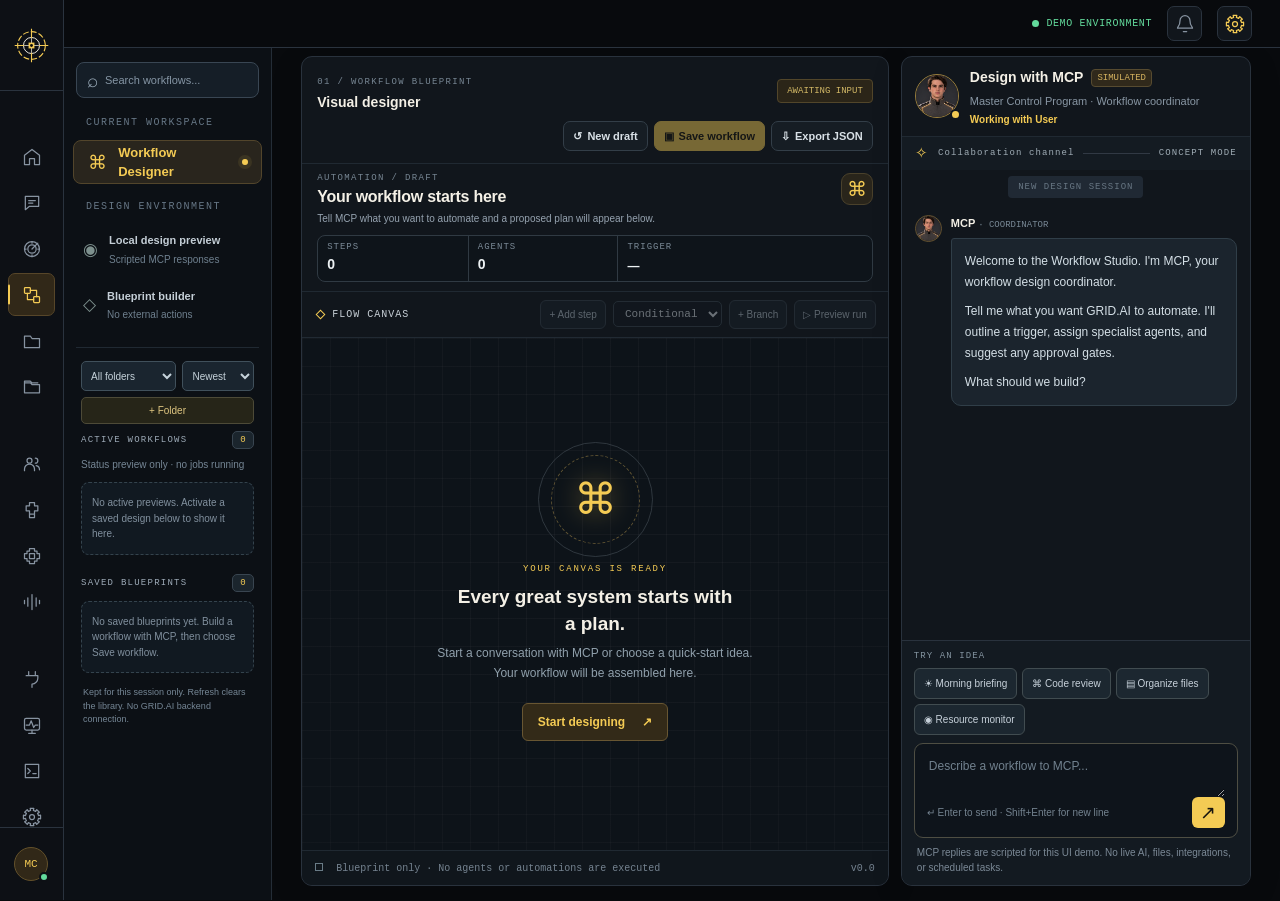
<file: Workflow-Designer.html>
<!DOCTYPE html>
<html lang="en">
<head>
  <meta charset="UTF-8">
  <meta name="viewport" content="width=device-width, initial-scale=1">
  <meta name="theme-color" content="#080a0d">

  <title>GRID.AI | Agentic Workflow Designer</title>
  <link rel="icon" type="image/svg+xml" href="./favicon.svg">
<link rel="icon" type="image/png" href="https://jacklondon.site/Images/Icons/GridAI_ICON.png">
<link rel="apple-touch-icon" href="https://jacklondon.site/Images/Icons/GridAI_ICON.png">
<meta name="description" content="Explore the GRID.AI interactive demo: coordinate AI agents, design multi-agent workflows, review simulated approvals, and customize agent voices. A preview of the local-first GRID.AI platform.">
<link rel="canonical" href="https://gridai-demo.jacklondon.site/">
<meta property="og:type" content="website">
<meta property="og:site_name" content="GRID.AI">
<meta property="og:locale" content="en_US">
<meta property="og:title" content="GRID.AI | Interactive Agent Control Interface">
<meta property="og:description" content="Explore the GRID.AI interactive demo: coordinate AI agents, design multi-agent workflows, review simulated approvals, and customize agent voices. A preview of the local-first GRID.AI platform.">
<meta property="og:url" content="https://gridai-demo.jacklondon.site/">
<meta property="og:image" content="https://jacklondon.site/Images/ProjectScreenshots/GridAI/PROMO_GAI_1.png">
<meta property="og:image:secure_url" content="https://jacklondon.site/Images/ProjectScreenshots/GridAI/PROMO_GAI_1.png">
<meta property="og:image:type" content="image/png">
<meta property="og:image:alt" content="GRID.AI project promotional image">
<meta name="twitter:card" content="summary_large_image">
<meta name="twitter:title" content="GRID.AI | Interactive Agent Control Interface">
<meta name="twitter:description" content="Explore the GRID.AI interactive demo: coordinate AI agents, design multi-agent workflows, review simulated approvals, and customize agent voices. A preview of the local-first GRID.AI platform.">
<meta name="twitter:image" content="https://jacklondon.site/Images/ProjectScreenshots/GridAI/PROMO_GAI_1.png">
<meta name="twitter:image:alt" content="GRID.AI project promotional image">
  <script>if(window.top===window.self&&!new URLSearchParams(location.search).has("standalone"))location.replace("./index.html#workflow-designer");</script>
  <link rel="stylesheet" href="./styles/grid-theme.css">
  <link rel="stylesheet" href="./styles/workflow-designer.css">
</head>
<body>
<div class="designer-shell">
  <aside class="studio-sidebar" aria-label="GRID.AI navigation">
    <div class="studio-brand" aria-label="GRID.AI">
      <span class="brand-mark" aria-hidden="true">◈</span>
      <span class="brand-copy"><strong>GRID<span>.AI</span></strong><small>CONTROL INTERFACE</small></span>
    </div>
    <div class="sidebar-content">
      <a class="grid-home-link" href="./index.html"><span aria-hidden="true">←</span> GRID.AI Home</a>
      <label class="workflow-search-box" for="workflowSearch">
        <span aria-hidden="true">⌕</span>
        <input id="workflowSearch" type="search" autocomplete="off" spellcheck="false" placeholder="Search workflows..." aria-label="Search saved and active workflows">
      </label>
      <div class="nav-label">CURRENT WORKSPACE</div>
      <div class="studio-nav-link active" aria-label="Current workspace: Workflow Designer"><span class="nav-icon" aria-hidden="true">⌘</span><span>Workflow Designer</span><span class="nav-active-dot" aria-hidden="true"></span></div>

      <div class="nav-label nav-label-spaced">DESIGN ENVIRONMENT</div>
      <div class="sidebar-info"><span class="sidebar-info-icon" aria-hidden="true">◉</span><div><strong>Local design preview</strong><small>Scripted MCP responses</small></div></div>
      <div class="sidebar-info"><span class="sidebar-info-icon" aria-hidden="true">◇</span><div><strong>Blueprint builder</strong><small>No external actions</small></div></div>

      <section class="workflow-library" id="workflowLibrary" aria-label="Workflow library">
        <div class="workflow-organizer" aria-label="Organize saved workflows">
          <label class="sr-only" for="workflowFolderFilter">Filter by folder</label>
          <select id="workflowFolderFilter" aria-label="Filter workflows by folder"><option value="">All folders</option><option value="__unfiled__">Unfiled</option></select>
          <label class="sr-only" for="workflowSort">Sort workflows</label>
          <select id="workflowSort" aria-label="Sort workflows">
            <option value="updated">Newest</option>
            <option value="name">Name A–Z</option>
            <option value="oldest">Oldest</option>
            <option value="folder">Folder</option>
          </select>
          <button type="button" id="createWorkflowFolder" title="Create a folder">+ Folder</button>
        </div>
        <form id="workflowFolderForm" class="workflow-folder-form" hidden>
          <label class="sr-only" for="workflowFolderName">New folder name</label>
          <input id="workflowFolderName" type="text" maxlength="32" placeholder="Folder name" autocomplete="off" required>
          <button type="submit">Add</button>
          <button type="button" id="cancelWorkflowFolder" title="Cancel creating folder" aria-label="Cancel creating folder">×</button>
        </form>
        <div id="workflowFolderActions" class="workflow-folder-actions" hidden>
          <span id="workflowCurrentFolder" class="workflow-current-folder"></span>
          <button type="button" id="renameWorkflowFolder">Rename</button>
          <button type="button" id="deleteWorkflowFolder">Delete</button>
        </div>
        <p id="workflowSearchSummary" class="workflow-search-summary" role="status" hidden></p>
        <div class="workflow-library-heading">
          <span>ACTIVE WORKFLOWS</span><span class="workflow-library-count" id="activeWorkflowCount">0</span>
        </div>
        <p class="workflow-library-caption">Status preview only · no jobs running</p>
        <div class="workflow-library-list" id="activeWorkflowList" aria-label="Simulated active workflows" aria-live="polite"></div>
        <div class="workflow-library-heading workflow-library-secondary">
          <span>SAVED BLUEPRINTS</span><span class="workflow-library-count" id="savedWorkflowCount">0</span>
        </div>
        <div class="workflow-library-list" id="savedWorkflowList" aria-label="Saved workflow blueprints" aria-live="polite"></div>
        <p class="workflow-library-footnote">Kept for this session only. Refresh clears the library. No GRID.AI backend connection.</p>
      </section>

    </div>
    <div class="sidebar-operator">
      <div class="operator-avatar">MC</div>
      <div><strong>MASTER CONTROL</strong><small>Workflow design session</small></div>
      <span class="operator-dot" aria-hidden="true"></span>
    </div>
  </aside>

  <main class="studio-main">
    <div class="studio-grid">
      <section class="blueprint-panel" aria-label="Generated workflow blueprint">
        <div class="panel-heading">
          <div class="panel-heading-label"><span class="panel-kicker">01 / WORKFLOW BLUEPRINT</span><h2>Visual designer</h2></div>
          <span class="draft-tag" id="draftTag">AWAITING INPUT</span>
          <div class="blueprint-actions" role="group" aria-label="Workflow draft actions">
            <button class="toolbar-button" id="resetFlow" type="button" title="Start a new workflow">↺ <span>New draft</span></button>
            <button class="toolbar-button primary-action" id="saveWorkflow" type="button" title="Keep the current blueprint for this session" disabled>▣ <span>Save workflow</span></button>
            <button class="toolbar-button" id="exportJson" type="button" title="Download the workflow as JSON">⇩ <span>Export JSON</span></button>
          </div>
        </div>

        <div class="blueprint-summary">
          <div class="blueprint-title-row">
            <div><div class="tiny-label">AUTOMATION / DRAFT</div><h3 id="flowTitle">Your workflow starts here</h3><p id="flowDescription">Tell MCP what you want to automate and a proposed plan will appear below.</p></div>
            <span class="blueprint-glyph" aria-hidden="true">⌘</span>
          </div>
          <div class="summary-metrics" aria-live="polite">
            <div class="metric"><span>STEPS</span><strong id="metricSteps">0</strong></div>
            <div class="metric"><span>AGENTS</span><strong id="metricAgents">0</strong></div>
            <div class="metric"><span>TRIGGER</span><strong id="metricTrigger">—</strong></div>
          </div>
        </div>

        <div class="canvas-toolbar">
          <div class="canvas-title"><span class="canvas-live-dot"></span><span>FLOW CANVAS</span><span class="canvas-hint">Select a step to edit</span></div>
          <div class="canvas-tools"><button class="small-button" id="addStep" type="button" disabled>+ Add step</button><select id="branchType" class="branch-type-select" aria-label="Branch type" disabled><option value="conditional">Conditional</option><option value="parallel">Parallel</option></select><button class="small-button" id="addBranch" type="button" disabled>+ Branch</button><button class="small-button" id="previewRun" type="button" disabled>▷ Preview run</button></div>
        </div>
        <div class="workflow-canvas" id="workflowCanvas">
          <div class="empty-canvas" id="emptyCanvas">
            <div class="empty-orbit" aria-hidden="true"><div class="orbit-ring ring-1"></div><div class="orbit-ring ring-2"></div><span>⌘</span></div>
            <span class="empty-kicker">YOUR CANVAS IS READY</span>
            <h3>Every great system starts with a plan.</h3>
            <p>Start a conversation with MCP or choose a quick-start idea. Your workflow will be assembled here.</p>
            <button class="empty-action" id="focusChat" type="button">Start designing <span aria-hidden="true">↗</span></button>
          </div>
          <div class="flow-list" id="flowSteps" aria-label="Workflow steps" hidden></div>
        </div>
        <section class="step-inspector" id="stepInspector" aria-label="Selected step settings" hidden>
          <div class="inspector-heading"><div><span class="tiny-label">STEP CONFIGURATION</span><h3 id="selectedStepHeading">Edit step</h3></div><button type="button" id="closeInspector" class="inspector-close" aria-label="Close step editor">×</button></div>
          <div class="editor-grid">
            <label class="editor-field">Step name <input id="editStepTitle" maxlength="80" autocomplete="off"></label>
            <label class="editor-field">Assigned agent
              <select id="editStepAgent"><option value="MCP">MCP · Coordinator</option><option value="MAXIS">MAXIS · Software</option><option value="TRON">TRON · Security</option><option value="JN">JN · Storage</option><option value="VOLT">VOLT · Resources</option><option value="RELAY">RELAY · Communications</option><option value="SYSTEM">SYSTEM · Trigger</option><option value="HUMAN">HUMAN · Approval</option></select>
            </label>
            <label class="editor-field field-wide">Step instructions <textarea id="editStepDescription" rows="2" maxlength="240"></textarea></label>
          </div>
          <section class="step-skill-section" aria-labelledby="stepSkillLabel">
            <div class="skill-title-row">
              <div><div class="tiny-label" id="stepSkillLabel">CUSTOM STEP SKILL</div><p>Attach instructions for this step only · .txt or .md</p></div>
              <label class="small-button skill-upload-button" for="skillUpload">⇧ Upload skill</label>
              <input class="sr-only" type="file" id="skillUpload" accept=".txt,.md,text/plain,text/markdown" aria-label="Upload a text or Markdown skill file for the selected step">
            </div>
            <div class="skill-file-row">
              <span id="skillFileStatus" class="skill-file-status" role="status">No skill attached</span>
              <button id="removeSkill" class="skill-remove" type="button" hidden>Remove</button>
            </div>
            <details id="skillPreview" class="skill-preview" hidden><summary>Preview skill instructions</summary><pre id="skillPreviewText"></pre></details>
            <p class="skill-note">Maximum 64 KB · kept in memory with the session blueprint · never executed</p>
          </section>
          <div class="editor-actions"><div class="step-move-buttons"><button class="small-button" id="moveStepUp" type="button">↑ Move up</button><button class="small-button" id="moveStepDown" type="button">↓ Move down</button></div><button class="danger-link" id="removeStep" type="button">Remove step</button></div>
        </section>
        <div class="canvas-footer"><span><span class="footer-square" aria-hidden="true"></span> Blueprint only · No agents or automations are executed</span><span id="footerVersion">v0.0</span></div>
      </section>

      <aside class="mcp-panel" aria-label="Design chat with MCP">
        <div class="mcp-header">
          <div class="mcp-avatar" aria-hidden="true"><img src="./Programs/Agents/MCP/MCP_HEADSHOT.png" alt="" decoding="async"><span class="avatar-online" id="mcpPresenceDot"></span></div>
          <div class="mcp-header-copy"><div class="mcp-heading-line"><h2>Design with MCP</h2><span class="chat-demo-tag">SIMULATED</span></div><p>Master Control Program <span aria-hidden="true">·</span> Workflow coordinator</p><div class="mcp-presence" id="mcpPresence" data-status="user" role="status"><span id="mcpPresenceLabel">Working with User</span></div></div>
          <button class="workflow-sound-toggle" id="soundToggle" type="button" aria-label="Mute interface sounds" aria-pressed="true">♫ Sounds ON</button>
        </div>
        <div class="chat-intro-note"><span>✧</span> Collaboration channel <span class="chat-rule"></span> CONCEPT MODE</div>
        <div class="mcp-messages" id="mcpMessages" role="log" aria-live="polite" aria-relevant="additions">
          <div class="chat-date-divider"><span>NEW DESIGN SESSION</span></div>
          <div class="chat-message assistant-message">
            <div class="message-avatar"><img src="./Programs/Agents/MCP/MCP_HEADSHOT.png" alt="" decoding="async"></div>
            <div class="message-column"><div class="message-author">MCP <span>· COORDINATOR</span></div><div class="message-bubble">Welcome to the Workflow Studio. I'm MCP, your workflow design coordinator.<p>Tell me what you want GRID.AI to automate. I'll outline a trigger, assign specialist agents, and suggest any approval gates.</p><p>What should we build?</p></div></div>
          </div>
        </div>
        <div class="chat-composer">
          <div class="prompt-starters" id="promptStarters" aria-label="Example workflow prompts">
            <span class="starter-label">TRY AN IDEA</span>
            <button type="button" data-prompt="Every morning at 9 AM, summarize my repository activity and email me a briefing">☀ Morning briefing</button>
            <button type="button" data-prompt="When a pull request opens, review its code and security, then request my approval">⌘ Code review</button>
            <button type="button" data-prompt="Organize files in a folder, identify duplicates, and ask before making changes">▤ Organize files</button>
            <button type="button" data-prompt="Monitor system resource usage hourly and notify me if something needs attention">◉ Resource monitor</button>
          </div>
          <form id="mcpForm" class="composer-form">
            <label class="sr-only" for="mcpInput">Message MCP about the workflow you want to design</label>
            <textarea id="mcpInput" rows="2" maxlength="2000" placeholder="Describe a workflow to MCP..." aria-label="Message MCP"></textarea>
            <div class="composer-bottom"><span>↵ Enter to send · Shift+Enter for new line</span><button type="submit" id="sendMessage" aria-label="Send message to MCP" title="Send to MCP">↗</button></div>
          </form>
          <p class="composer-disclaimer">MCP replies are scripted for this UI demo. No live AI, files, integrations, or scheduled tasks.</p>
        </div>
      </aside>
    </div>
  </main>
</div>
<div class="toast" id="studioToast" role="status" aria-live="polite"></div>
<script src="./scripts/ui-sounds.js" defer></script>
<script src="./scripts/workflow-designer.js" defer></script>
</body>
</html>
</file>
<file: styles/grid-theme.css>
/* GRID.AI shared visual tokens. Gold is authority; status colors describe activity. */
:root {
  color-scheme: dark;
  --bg: #080a0d;
  --sidebar: #0d1015;
  --surface: #11161c;
  --surface2: #171e26;
  --hover: #202934;
  --line: #2a333e;
  --gold: #f4cb54;
  --gold-dim: #bd9940;
  --gold-bg: #312818;
  --ivory: #f5f1e5;
  --text: #d8dde3;
  --muted: #8793a1;
  --cyan: #59d8f3;
  --green: #63db9c;
  --red: #f07878;
  --purple: #9476e8;
  --orange: #f09866;
  --font: "Segoe UI", Arial, sans-serif;
  --mono: Consolas, "Courier New", monospace;
}
.grid-home-link {
  display:flex; align-items:center; gap:8px; flex-shrink:0;
  padding:9px 12px; border:1px solid var(--line); border-radius:7px;
  color:var(--gold); background:var(--surface); text-decoration:none;
  font:11px var(--font);
}
.grid-home-link:hover { background:var(--gold-bg); border-color:var(--gold-dim); }
.grid-home-link:focus-visible { outline:2px solid var(--gold); outline-offset:2px; }
</file>
<file: styles/index.css>
/* GRID.AI home dashboard */
*{box-sizing:border-box}
html,body{margin:0;min-height:100%;background:var(--bg);color:var(--text);font:14px/1.45 var(--font)}
button,input,textarea{font:inherit}button{cursor:pointer;color:inherit}a{color:inherit;text-decoration:none}button:focus-visible,a:focus-visible,input:focus-visible,textarea:focus-visible{outline:2px solid var(--gold);outline-offset:3px}
[hidden]{display:none!important}svg{width:20px;height:20px;flex-shrink:0}.gold{color:var(--gold)!important}.green{color:var(--green)!important}.cyan{color:var(--cyan)!important}.muted{color:var(--muted)}
.skip{position:fixed;top:8px;left:8px;z-index:100;transform:translateY(-200%);background:var(--gold);color:var(--bg);padding:10px}.skip:focus{transform:none}
.home-shell{min-height:100dvh;display:grid;grid-template-columns:244px minmax(0,1fr)}
.home-sidebar{height:100dvh;position:sticky;top:0;display:flex;flex-direction:column;background:var(--sidebar);border-right:1px solid var(--line);min-height:0}
.home-brand{height:91px;display:flex;align-items:center;gap:13px;padding:0 20px;border-bottom:1px solid var(--line);flex-shrink:0}.home-brand>svg{width:43px;height:43px}.home-brand strong{display:block;color:var(--ivory);font-size:21px;letter-spacing:2px}.home-brand strong span{color:var(--gold)}.home-brand small{display:block;color:var(--muted);font:9px var(--mono);letter-spacing:1.5px;margin-top:3px}
.home-nav{padding:21px 12px;overflow-y:auto;flex:1}.eyebrow{font:10px var(--mono);letter-spacing:1.7px;color:var(--muted);margin:0}.home-nav>.eyebrow{margin:0 12px 12px}
.nav-item{position:relative;display:flex;align-items:center;gap:12px;width:100%;min-height:43px;margin:3px 0;padding:0 11px;background:transparent;border:1px solid transparent;border-radius:7px;color:var(--text);font-size:13px;text-align:left;transition:background .18s,border-color .18s,color .18s}.nav-item svg{color:var(--muted);width:18px;height:18px}.nav-item:hover{background:var(--surface2);color:var(--ivory)}.nav-item.current{background:var(--gold-bg);border-color:#574629;color:var(--gold)}.nav-item.current:before{content:"";position:absolute;left:0;height:20px;width:2px;border-radius:2px;background:var(--gold)}.nav-item.current svg{color:var(--gold)}.nav-pending{margin-left:auto;color:var(--muted)}
.sidebar-foot{display:flex;align-items:center;gap:10px;padding:19px 13px;border-top:1px solid var(--line);flex-shrink:0}.identity-avatar{display:grid;place-items:center;width:34px;height:34px;flex:0 0 34px;border-radius:50%;background:var(--gold-bg);color:var(--gold);border:1px solid #63512b;font:11px var(--mono)}.sidebar-foot strong{font:9px var(--mono);color:var(--ivory);display:block}.sidebar-foot small{display:block;color:var(--muted);font-size:10px;margin-top:5px}.sidebar-foot>.presence{position:static;margin-left:auto}
.home-main{min-width:0;background:linear-gradient(90deg,#2a333e22 1px,transparent 1px),linear-gradient(#2a333e22 1px,transparent 1px),radial-gradient(ellipse at 55% 0%,#171e2670,transparent 65%),var(--bg);background-size:40px 40px,40px 40px,auto,auto}
.home-topbar{height:66px;display:flex;justify-content:space-between;align-items:center;gap:12px;padding:0 28px;position:sticky;top:0;z-index:10;background:var(--bg);border-bottom:1px solid var(--line)}.top-left,.top-actions{display:flex;align-items:center;gap:15px}.breadcrumb{font:11px var(--mono);letter-spacing:1px;color:var(--ivory)}.breadcrumb span{color:var(--gold-dim);padding:0 5px}.system-indicator{font:10px var(--mono);letter-spacing:.6px;color:var(--green);display:flex;align-items:center;gap:7px}.system-indicator i,.demo-label i{width:7px;height:7px;border-radius:50%;background:var(--green)}.icon-button{display:grid;place-items:center;position:relative;border:1px solid var(--line);border-radius:7px;background:var(--surface);width:35px;height:35px;color:var(--muted);font-size:21px}.icon-button:hover,.operator-button:hover{border-color:var(--gold-dim);color:var(--gold)}.bell span{position:absolute;right:-5px;top:-5px;border:1px solid var(--bg);background:var(--gold);color:var(--bg);border-radius:10px;min-width:17px;height:17px;font:bold 10px/15px var(--mono);text-align:center}.nav-toggle{display:none}
.dashboard{max-width:1520px;margin:auto;padding:25px 28px 14px;display:grid;gap:19px}.welcome{display:flex;align-items:flex-end;justify-content:space-between;gap:14px}.welcome h1{font-size:clamp(25px,2.5vw,36px);line-height:1.15;letter-spacing:-.7px;color:var(--ivory);margin:8px 0 6px}.welcome p:last-child{color:var(--muted);margin:0}.demo-label{display:flex;align-items:center;gap:8px;color:var(--muted);font:10px var(--mono);white-space:nowrap}.demo-label i{background:var(--gold)}
.metrics,.application-grid{display:grid;grid-template-columns:repeat(4,minmax(0,1fr));gap:12px}.metric,.app-card{display:flex;flex-direction:column;align-items:flex-start;min-width:0;text-align:left;padding:14px;background:var(--surface);border:1px solid var(--line);border-radius:8px;transition:transform .18s,border-color .18s,background .18s}.metric:hover,.app-card:hover{transform:translateY(-2px);border-color:var(--gold-dim);background:var(--surface2)}.metric>span{font:10px var(--mono);letter-spacing:.5px;color:var(--muted)}.metric>strong{font-size:32px;line-height:1.25;color:var(--ivory);font-variant-numeric:tabular-nums;margin:6px 0 3px}.metric>small{font-size:11px;color:var(--muted)}.approval-metric{border-color:#63512b}
.portrait{display:grid;place-items:center;position:relative;width:34px;height:34px;flex:0 0 34px;background:#242018;border:1px solid #69572e;border-radius:50%;color:var(--gold);font:11px var(--mono)}.portrait img{position:absolute;width:100%;height:100%;inset:0;object-fit:cover;object-position:center 25%;border-radius:inherit}.presence{display:inline-block;width:9px;height:9px;border-radius:50%;background:currentColor;flex-shrink:0}.portrait .presence{position:absolute;bottom:-2px;right:-2px;width:12px;height:12px;border:2px solid var(--surface)}.available{color:var(--green)}.background{color:var(--cyan)}.user{color:var(--gold)}.agents{color:var(--purple)}
.primary-button,.secondary-button{display:inline-flex;align-items:center;justify-content:center;gap:7px;border-radius:7px;padding:9px 13px;border:1px solid var(--line);font-weight:600}.primary-button{background:var(--gold);color:#17130a;border-color:var(--gold)}.primary-button:hover{background:#ffda70}.secondary-button{background:var(--surface);color:var(--ivory)}.secondary-button:hover{background:var(--hover)}
.section-title,.panel-header{display:flex;justify-content:space-between;align-items:center;gap:10px}.section-title{margin-bottom:9px}.section-title h2,.panel-header h2{font:11px var(--mono);letter-spacing:1px;color:var(--ivory);margin:0}.section-title>span{font:9px var(--mono);letter-spacing:.5px;color:var(--muted)}.app-card{min-height:137px;gap:7px}.app-card-top{display:flex;align-items:center;justify-content:space-between;gap:5px;width:100%}.app-icon{display:grid;place-items:center;width:37px;height:37px;border:1px solid #63512b;border-radius:7px;background:var(--gold-bg);color:var(--gold)}.app-icon svg{width:21px;height:21px}.app-state{font:9px var(--mono);color:var(--muted);letter-spacing:.3px}.app-state.ready{color:var(--green)}.app-card strong{color:var(--ivory);font-size:14px}.app-description{font-size:11px;color:var(--muted);line-height:1.4}.app-open{display:flex;align-items:center;gap:5px;font-size:11px;color:var(--gold);margin-top:auto}.app-open svg{width:14px;height:14px}
.activity-grid,.support-grid{display:grid;grid-template-columns:minmax(0,1.65fr) minmax(0,1fr);gap:12px;align-items:start}.panel{background:var(--surface);border:1px solid var(--line);border-radius:8px;min-width:0;overflow:hidden}.panel-header{padding:12px 14px;border-bottom:1px solid var(--line);min-height:45px}.text-button{color:var(--gold);font-size:11px;background:none;border:0;padding:3px;white-space:nowrap}.text-button:hover{text-decoration:underline}.agent-list{padding:0 13px 3px}.agent-row{width:100%;display:grid;grid-template-columns:34px minmax(52px,.55fr) minmax(0,1.6fr) minmax(0,1.1fr) 14px;gap:10px;align-items:center;padding:9px 0;text-align:left;background:none;border:0;border-bottom:1px solid var(--line);color:var(--text)}.agent-row:last-child{border-bottom:0}.agent-row:hover{background:var(--surface2)}.agent-row strong{color:var(--ivory);font-size:12px}.agent-task{font-size:11px;color:var(--muted);overflow:hidden;text-overflow:ellipsis;white-space:nowrap}.agent-status{font:9px var(--mono);display:flex;align-items:center;gap:5px}.agent-status i{width:6px;height:6px;flex:0 0 6px;border-radius:50%;background:currentColor}.agent-row>svg{width:14px;height:14px;color:var(--gold-dim)}
.attention-panel{border-color:#63512b}.attention-panel h2{color:var(--gold)}.small-count{font:11px var(--mono);color:var(--gold)}.approval-list{display:grid;gap:8px;padding:11px}.approval-card{display:flex;align-items:center;gap:9px;padding:11px;background:#242018;border:1px solid #504329;border-radius:6px;text-align:left;width:100%}.approval-card:hover{border-color:var(--gold-dim)}.approval-card>i{width:7px;height:7px;background:var(--gold);border-radius:50%;flex-shrink:0}.approval-card span{flex:1;min-width:0}.approval-card strong,.approval-card small{display:block}.approval-card strong{color:var(--ivory);font-size:12px}.approval-card small{font-size:10px;color:#c3ae7d;margin-top:3px}.approval-card svg{color:var(--gold);width:15px;height:15px}.approval-card.resolved{background:var(--surface2);border-color:var(--line)}.approval-card.resolved>i{background:var(--green)}.approval-card.rejected>i{background:var(--red)}.approval-card.resolved small{color:var(--muted)}
.support-grid{align-items:stretch}.resource-list,.connection-list{display:grid;gap:8px;padding:12px 14px}.resource{display:grid;grid-template-columns:45px 1fr 35px;gap:8px;align-items:center;font-size:11px;color:var(--muted)}progress{width:100%;height:6px;border:0;border-radius:6px;background:var(--surface2);accent-color:var(--gold)}progress::-webkit-progress-bar{background:var(--surface2);border-radius:6px}progress::-webkit-progress-value{background:var(--gold);border-radius:6px}progress::-moz-progress-bar{background:var(--gold);border-radius:6px}.connection-list>div{display:flex;justify-content:space-between;gap:10px;font-size:11px}.connection-list>div>span{display:flex;align-items:center;gap:8px}.connection-list small{color:var(--muted);font-size:10px}
.home-footer{display:flex;justify-content:space-between;gap:12px;font:9px var(--mono);letter-spacing:.8px;color:var(--muted);padding-bottom:5px}
dialog{background:var(--surface);color:var(--text);border:1px solid #63512b;border-radius:12px;width:min(460px,calc(100% - 30px));padding:0;box-shadow:0 20px 80px #000a}dialog::backdrop{background:#080a0dc9}.dialog-content{padding:22px}.dialog-content header{display:flex;justify-content:space-between;align-items:center}.dialog-content h2{color:var(--ivory);margin:13px 0 8px;font-size:22px}.dialog-content p{color:var(--muted);line-height:1.6}.dialog-content label{display:block;color:var(--ivory);margin-bottom:6px}.dialog-content textarea{width:100%;resize:vertical;background:var(--bg);color:var(--ivory);border:1px solid var(--line);border-radius:6px;padding:8px}.dialog-actions{display:flex;justify-content:flex-end;flex-wrap:wrap;gap:8px;margin-top:20px}.home-toast{position:fixed;bottom:20px;right:20px;max-width:calc(100% - 40px);padding:12px 16px;background:var(--surface2);border:1px solid #63512b;border-radius:8px;color:var(--ivory);z-index:30;opacity:0;pointer-events:none;transform:translateY(6px);transition:opacity .2s,transform .2s}.home-toast.show{opacity:1;transform:none}
@media(max-width:1200px){.home-shell{grid-template-columns:218px minmax(0,1fr)}.dashboard{padding:20px;gap:16px}.home-topbar{padding:0 20px}.agent-row{grid-template-columns:34px minmax(45px,.6fr) minmax(0,1fr) 14px}.agent-task{display:none}.metric,.app-card{padding:11px}}
@media(max-width:980px){.home-shell{grid-template-columns:minmax(0,1fr)}.home-sidebar{position:fixed;top:66px;bottom:0;left:0;width:244px;height:auto;z-index:20;transform:translateX(-100%);visibility:hidden;transition:transform .2s,visibility .2s;box-shadow:12px 0 40px #0008}.home-sidebar.open{transform:none;visibility:visible}.home-brand{height:74px}.nav-toggle{display:grid}.dashboard{max-width:880px}.agent-task{display:block}.agent-row{grid-template-columns:34px minmax(45px,.6fr) minmax(0,1.2fr) minmax(0,1fr) 14px}}
@media(max-width:720px){.metrics,.application-grid{grid-template-columns:repeat(2,minmax(0,1fr))}.activity-grid,.support-grid{grid-template-columns:1fr}.welcome{align-items:flex-start;flex-direction:column;gap:8px}.top-actions{gap:10px}.system-indicator{font-size:9px}.home-footer{flex-direction:column}.dashboard{padding:16px}.home-topbar{padding:0 16px}.metric>strong{font-size:27px}}
@media(max-width:420px){.system-indicator{display:none}.agent-row{grid-template-columns:34px minmax(45px,.6fr) minmax(0,1fr) 14px}.agent-task{display:none}.section-title>span{display:none}.app-state{font-size:8px}.app-card strong{font-size:13px}.app-card{min-height:155px}}
@media(prefers-reduced-motion:reduce){*,*::before,*::after{transition:none!important;scroll-behavior:auto!important}}

/* Completed approvals retain their fully opaque border and readable outcome. */
.approval-card.resolved{background:rgba(23,30,38,.66);border-color:var(--line)}
.approval-card.resolved>span,.approval-card.resolved>i,.approval-card.resolved>svg{opacity:.68}
.approval-card.resolved strong{text-decoration:line-through;text-decoration-thickness:1px}
.approval-card.resolved:hover>span,.approval-card.resolved:focus-visible>span{opacity:1}
.agent-row .presence,.agent-status i{transition:background-color .45s,color .45s}
.agent-row[data-activity="background"] .portrait .presence,.agent-row[data-activity="background"] .agent-status i{animation:demo-work-pulse 2s ease-in-out infinite}
@keyframes demo-work-pulse{0%,100%{box-shadow:0 0 0 0 #59d8f300}50%{box-shadow:0 0 0 3px #59d8f32a}}
@media(prefers-reduced-motion:reduce){.agent-row .presence,.agent-status i{animation:none!important}}
.support-grid{align-items:start}
.panel-actions{display:flex;gap:9px;align-items:center}
.demo-chip{font:9px var(--mono);color:var(--muted);letter-spacing:.6px}
.resource-details,.connection-manager{border-top:1px solid var(--line);padding:12px 14px 14px}
.panel-note{font-size:11px;color:var(--muted);line-height:1.5;margin:0 0 10px}
.resource-charts{display:grid;grid-template-columns:repeat(2,minmax(0,1fr));gap:10px}
.resource-chart{min-width:0;margin:0;padding:9px 8px 3px;background:var(--bg);border:1px solid var(--line);border-radius:6px}
.resource-chart figcaption{display:flex;justify-content:space-between;gap:5px;align-items:center;font:10px var(--mono);color:var(--muted)}
.resource-chart figcaption strong{color:var(--ivory)}.chart-value{color:var(--chart-color,var(--gold))}
.resource-chart svg{width:100%;height:auto;display:block;overflow:visible}
.chart-grid{fill:none;stroke:var(--line);stroke-width:.7}
.chart-axis{fill:var(--muted);font:8px var(--mono);text-anchor:end}
.chart-area{fill:var(--chart-color,var(--gold));opacity:.10}
.chart-line{fill:none;stroke:var(--chart-color,var(--gold));stroke-width:1.7;stroke-linejoin:round;stroke-linecap:round}
.connection-list>div>span{min-width:0;overflow-wrap:anywhere}
.connection-list small{flex-shrink:0}.presence.offline{color:var(--muted)}
.managed-connections{display:grid;gap:6px;margin-bottom:13px}
.managed-system{display:flex;align-items:flex-start;gap:6px;border:1px solid var(--line);border-radius:6px;padding:8px;background:var(--surface2)}
.system-detail{flex:1;min-width:0}.system-detail summary{cursor:pointer;font-size:11px;color:var(--ivory);overflow-wrap:anywhere}
.system-detail summary .presence{margin:0 5px}.system-detail p{font-size:10px;color:var(--muted);margin:7px 0 0 13px}
.system-delete{font-size:10px;border:1px solid #704344;border-radius:5px;background:transparent;color:var(--red);padding:4px 6px;flex-shrink:0}
.system-delete:hover{background:#392426}.add-system-form{display:grid;gap:7px;border-top:1px solid var(--line);padding-top:12px}
.add-system-form h3{font-size:12px;margin:0;color:var(--ivory)}.add-system-form label{display:block;font-size:10px;color:var(--muted)}
.add-system-form input,.add-system-form select{font:11px var(--font);width:100%;min-width:0;padding:8px;background:var(--bg);color:var(--text);border:1px solid var(--line);border-radius:5px}
.add-system-form select:focus-visible,.system-detail summary:focus-visible{outline:2px solid var(--gold);outline-offset:2px}
.system-fields{display:grid;grid-template-columns:1fr 1fr;gap:8px}.system-fields label{margin-bottom:4px}
.add-system-form .primary-button{justify-self:start;font-size:11px}.form-error{color:var(--red);font-size:11px;margin:0}
@media(max-width:420px){.resource-charts{grid-template-columns:1fr}}

/* Home motion and activity refinements. */
.activity-grid{align-items:stretch}
.activity-grid>.panel{height:100%}
.extra-agents{overflow:hidden}
.extra-agents>.agent-row:first-child{border-top:1px solid var(--line)}
.agent-heading{display:flex;align-items:center;gap:8px;min-width:0}
.agent-row{grid-template-columns:34px minmax(48px,.5fr) minmax(0,1.7fr) minmax(0,1fr) 14px;min-height:65px}
.agent-task{display:flex;flex-direction:column;gap:3px;min-width:0;white-space:normal;overflow:visible;line-height:1.35}
.task-title{color:var(--text);font-size:11px;overflow-wrap:anywhere}
.task-detail{color:var(--muted);font-size:10px;overflow-wrap:anywhere}
.agent-row[data-activity="background"] .presence,.agent-row[data-activity="background"] .agent-status{color:var(--gold)}
.agent-row[data-activity="background"] .agent-status i,.agent-row[data-activity="background"] .portrait .presence{animation:demo-busy-pulse 2s ease-in-out infinite}
@keyframes demo-busy-pulse{0%,100%{box-shadow:0 0 0 0 #f4cb5400}50%{box-shadow:0 0 0 3px #f4cb5433}}
.agent-row[data-activity="background"] .task-title{color:var(--ivory)}
.agent-row[data-activity="background"] .task-detail{color:#c3ae7d}
@media(max-width:1200px) and (min-width:981px){.agent-row{grid-template-columns:34px minmax(0,1fr) minmax(0,1fr) 14px;gap:5px 8px}.agent-row .portrait{grid-row:1/3}.agent-row>strong{grid-column:2;grid-row:1}.agent-row .agent-status{grid-column:3;grid-row:1}.agent-row .agent-task{grid-column:2/4;grid-row:2}.agent-row>svg{grid-column:4;grid-row:1/3}}
@media(max-width:520px){.agent-row{grid-template-columns:34px minmax(0,1fr) minmax(0,1fr) 14px;gap:5px 8px}.agent-row .portrait{grid-row:1/3}.agent-row>strong{grid-column:2;grid-row:1}.agent-row .agent-status{grid-column:3;grid-row:1}.agent-row .agent-task{grid-column:2/4;grid-row:2}.agent-row>svg{grid-column:4;grid-row:1/3}}
@keyframes home-enter{from{opacity:0;transform:translateY(9px)}to{opacity:1;transform:translateY(0)}}
@keyframes sidebar-enter{from{opacity:0;transform:translateX(-10px)}to{opacity:1;transform:translateX(0)}}
.home-topbar{animation:home-enter .4s ease-out both}
.home-sidebar .home-brand,.home-sidebar .home-nav,.home-sidebar .sidebar-foot{animation:sidebar-enter .45s ease-out both}
.home-sidebar .home-nav{animation-delay:.1s}.home-sidebar .sidebar-foot{animation-delay:.22s}
.dashboard>.welcome{animation:home-enter .45s .08s ease-out both}
.dashboard>.metrics{animation:home-enter .45s .16s ease-out both}
.dashboard>.applications{animation:home-enter .45s .24s ease-out both}
.dashboard>.activity-grid{animation:home-enter .45s .32s ease-out both}
.dashboard>.support-grid{animation:home-enter .45s .4s ease-out both}
.dashboard>.home-footer{animation:home-enter .45s .48s ease-out both}
.notification-panel{position:absolute;z-index:25;right:28px;top:57px;width:min(365px,calc(100vw - 24px));background:var(--surface);border:1px solid #63512b;border-radius:9px;box-shadow:0 12px 42px #0009;overflow:hidden;text-align:left}
.notification-header{padding:13px 14px 10px;display:flex;align-items:center;justify-content:space-between;gap:9px;border-bottom:1px solid var(--line)}
.notification-header .eyebrow{font-size:9px;letter-spacing:.7px}.notification-header h2{font-size:17px;margin:5px 0 0;color:var(--ivory)}.notification-header .icon-button{width:29px;height:29px}
.notification-tools{padding:8px 13px;display:flex;justify-content:space-between;align-items:center;font-size:11px}
.notification-tools button:disabled{opacity:.45;cursor:default}
.notification-list{max-height:min(330px,50vh);overflow:auto;padding:0 9px 9px;display:grid;gap:5px}
.notification-item{display:flex;gap:9px;align-items:flex-start;text-align:left;padding:9px;border:1px solid var(--line);border-radius:6px;background:var(--surface2);width:100%;min-width:0}
.notification-item.unread{background:var(--gold-bg);border-color:#63512b}
.notification-item:hover{border-color:var(--gold-dim)}
.notification-dot{width:7px;height:7px;background:var(--muted);border-radius:50%;flex:0 0 7px;margin-top:5px}
.notification-item.unread .notification-dot{background:var(--gold)}
.notification-item>span{min-width:0;flex:1;overflow-wrap:anywhere}
.notification-item strong,.notification-item small,.notification-item time{display:block}
.notification-item strong{font-size:12px;color:var(--ivory)}.notification-item small{font-size:11px;color:var(--muted);margin-top:2px}.notification-item time{font:9px var(--mono);color:var(--muted);margin-top:5px}
.notification-footer{width:100%;padding:10px;border:0;border-top:1px solid var(--line);color:var(--gold);background:var(--surface2);text-align:center;font-size:11px}
.notification-footer:hover{background:var(--gold-bg)}
@media(max-width:720px){.activity-grid>.panel{height:auto}.notification-panel{right:12px}}
@media(prefers-reduced-motion:reduce){.home-topbar,.home-sidebar .home-brand,.home-sidebar .home-nav,.home-sidebar .sidebar-foot,.dashboard>*{animation:none!important}.agent-row[data-activity="background"] .presence,.agent-row[data-activity="background"] .agent-status i{animation:none!important}}

/* Home only: compact desktop rail, expanding over the workspace on hover.
   The grid reserves the collapsed width, so the dashboard never jumps or reflows. */
@media (min-width:981px) and (hover:hover) and (pointer:fine) {
  .home-shell{--rail-width:64px;--expanded-rail-width:244px;grid-template-columns:var(--rail-width) minmax(0,1fr)}
  .home-sidebar{
    width:var(--rail-width);min-width:0;overflow:hidden;z-index:22;
    transition:width .28s cubic-bezier(.22,.72,.25,1),box-shadow .28s ease;
  }
  .home-sidebar:hover,.home-sidebar:has(:focus-visible){
    width:var(--expanded-rail-width);box-shadow:12px 0 35px #0006;
  }
  .home-brand{padding:0 14px;gap:15px;white-space:nowrap;overflow:hidden}
  .home-brand>svg{width:35px;height:35px;flex:0 0 35px}
  .home-brand-copy{flex-shrink:0}
  .home-nav{padding:21px 8px;overflow-x:hidden;scrollbar-width:none}
  .home-nav::-webkit-scrollbar{width:0;height:0}
  .home-nav>.eyebrow{white-space:nowrap;margin:0 7px 12px}
  .nav-item{padding:0 13px;gap:13px;white-space:nowrap;overflow:hidden}
  .nav-item svg{width:20px;height:20px;flex:0 0 20px}
  .nav-item .nav-label-text{flex-shrink:0}
  .nav-item:focus-visible,.home-brand:focus-visible{outline-offset:-2px}
  .sidebar-foot{padding:19px 14px;gap:11px;white-space:nowrap;overflow:hidden;position:relative}
  .sidebar-foot .operator-copy{flex-shrink:0}
  .sidebar-foot>.presence{position:absolute;left:39px;bottom:18px;margin:0;border:2px solid var(--sidebar);width:10px;height:10px}
  .home-sidebar .home-brand-copy,.home-sidebar .nav-label-text,.home-sidebar .nav-pending,.home-sidebar .home-nav>.eyebrow,.home-sidebar .operator-copy{
    opacity:0;transform:translateX(-5px);transition:opacity .15s ease,transform .2s ease;pointer-events:none;
  }
  .home-sidebar:hover .home-brand-copy,.home-sidebar:hover .nav-label-text,.home-sidebar:hover .nav-pending,.home-sidebar:hover .home-nav>.eyebrow,.home-sidebar:hover .operator-copy,
  .home-sidebar:has(:focus-visible) .home-brand-copy,.home-sidebar:has(:focus-visible) .nav-label-text,.home-sidebar:has(:focus-visible) .nav-pending,.home-sidebar:has(:focus-visible) .home-nav>.eyebrow,.home-sidebar:has(:focus-visible) .operator-copy{
    opacity:1;transform:none;transition-delay:.09s;
  }
}
/* Touch screens use the existing click-to-open navigation drawer, even at desktop widths. */
@media (min-width:981px) and (hover:none), (min-width:981px) and (pointer:coarse) {
  .home-shell{grid-template-columns:minmax(0,1fr)}
  .home-sidebar{position:fixed;top:66px;bottom:0;left:0;width:244px;height:auto;z-index:22;transform:translateX(-100%);visibility:hidden;transition:transform .2s,visibility .2s;box-shadow:12px 0 40px #0008}
  .home-sidebar.open{transform:none;visibility:visible}
  .nav-toggle{display:grid}
}

/* Global Settings shortcut replaces the duplicate operator avatar. */
.settings-button{color:var(--gold);text-decoration:none;flex:0 0 35px}
.settings-button:hover{background:var(--gold-bg);border-color:var(--gold-dim)}

/* Categorized navigation remains scrollable on shorter screens. */
.home-nav>.nav-group-heading{margin-top:16px;margin-bottom:7px}
.home-nav{overscroll-behavior:contain;min-height:0}

/* Global in-app desktop-style notification banners. */
.notification-banners{position:fixed;right:20px;bottom:20px;z-index:80;width:min(360px,calc(100vw - 32px));display:flex;flex-direction:column;gap:9px;pointer-events:none}.notification-banner{pointer-events:auto;background:var(--surface);border:1px solid #63512b;border-left:3px solid var(--gold);border-radius:9px;box-shadow:0 8px 30px #000a;overflow:hidden;animation:banner-in .28s cubic-bezier(.22,.72,.25,1) both}.banner-top{display:flex;align-items:center;gap:8px;padding:9px 10px 4px;color:var(--muted);font:10px var(--mono);letter-spacing:.5px}.banner-top>span:nth-child(2){flex:1;min-width:0}.banner-icon{display:grid;place-items:center;color:var(--gold);width:24px;height:24px;background:var(--gold-bg);border-radius:5px;flex-shrink:0}.banner-icon svg{width:15px;height:15px}.banner-close{display:grid;place-items:center;width:26px;height:26px;border:0;border-radius:5px;background:transparent;color:var(--muted);font-size:20px;line-height:1}.banner-close:hover{background:var(--hover);color:var(--ivory)}.banner-body{display:grid;gap:5px;text-align:left;width:100%;padding:5px 13px 12px;background:transparent;border:0;color:var(--text)}.banner-body:hover{background:var(--surface2)}.banner-body strong{font-size:13px;color:var(--ivory);overflow-wrap:anywhere}.banner-body>span{font-size:12px;line-height:1.4;overflow-wrap:anywhere;display:-webkit-box;-webkit-line-clamp:4;-webkit-box-orient:vertical;overflow:hidden}.banner-body small{font-size:10px;color:var(--gold);margin-top:3px}.notification-announcer{position:absolute;width:1px;height:1px;overflow:hidden;clip-path:inset(50%);white-space:nowrap}@keyframes banner-in{from{opacity:0;transform:translate(20px,5px)}to{opacity:1;transform:none}}@media(max-width:520px){.notification-banners{right:12px;bottom:12px;width:calc(100vw - 24px)}}

/* Approval hold is a distinct status, not background work. */
.agent-row[data-activity="hold"] .presence,.agent-row[data-activity="hold"] .agent-status{color:#f07878}
.agent-row[data-activity="hold"] .task-detail{color:#f07878}
.notification-banner.approval-pending{border-color:#784649;border-left-color:#f07878}
.notification-banner.approval-pending .banner-icon{color:#f07878;background:#352022}
.notification-banner.approval-pending .banner-body small{color:#f07878}
.notification-entry.approval-pending{border:1px solid #784649;border-radius:7px;background:var(--surface2);overflow:hidden}
.notification-entry.approval-pending .notification-item{border:0;border-radius:0}
.notification-approval-actions{display:flex;flex-wrap:wrap;gap:6px;padding:0 10px 10px;align-items:center}
.notification-decision{border:1px solid var(--line);border-radius:5px;font:600 11px 'Segoe UI',sans-serif;padding:6px 8px;background:var(--surface);color:var(--ivory);white-space:nowrap}
.notification-decision.approved{color:#63db9c;border-color:#426e52;background:#182b21}
.notification-decision.rejected{color:#f07878;border-color:#784649;background:#352022}
.notification-decision.open-conversation{color:var(--gold);flex:1;min-width:max-content}
.notification-decision:hover{filter:brightness(1.25)}
.notification-decision:focus-visible{outline:2px solid var(--gold);outline-offset:2px}
</file>
<file: styles/grid-shell.css>
/* Persistent native application shell. App-specific CSS is isolated in shadow roots. */
html,body{height:100%;overflow:hidden}
.home-shell{height:100dvh;min-height:0}
.home-main{display:flex;flex-direction:column;height:100dvh;min-height:0;overflow:hidden}
.home-topbar{flex-shrink:0;position:relative;z-index:30}
.breadcrumb .workspace-name{color:var(--ivory);padding:0}
.grid-workspace{position:relative;flex:1;min-height:0;min-width:0;overflow:hidden}
.grid-page{height:100%;min-height:0;width:100%;overflow:auto;overscroll-behavior:contain}
.grid-page.app-view{overflow:hidden}
.grid-app-host{width:100%;height:100%;display:block}
.planned-view{background:radial-gradient(ellipse at center,#171e2660,transparent 70%);}
.planned-content{min-height:100%;display:flex;flex-direction:column;justify-content:center;align-items:center;text-align:center;padding:30px;gap:12px}
.planned-content h1{margin:0;color:var(--ivory);font-size:clamp(24px,4vw,36px)}
.planned-content>p:not(.eyebrow){color:var(--muted);max-width:450px;margin:0 0 10px}
.planned-icon{width:65px;height:65px;display:grid;place-items:center;color:var(--gold);font-size:37px;border:1px solid #63512b;border-radius:12px;background:var(--gold-bg)}
.home-sidebar{z-index:40}
.home-nav{position:relative}
.home-nav .nav-indicator{position:absolute;left:8px;width:2px;height:20px;top:0;background:var(--gold);border-radius:2px;pointer-events:none;transition:transform .24s ease;height:20px;z-index:2}
.home-nav .nav-item.current:before{display:none}
.grid-page .dashboard{min-height:100%}
.grid-page[aria-busy="true"]{pointer-events:none}
@media(prefers-reduced-motion:reduce){.home-nav .nav-indicator{transition:none!important}}

/* Keep global controls, but minimize duplicate page chrome. */
.home-topbar{height:48px;min-height:48px;padding-block:0}
.home-topbar .breadcrumb{display:none}
.home-topbar .notification-panel{top:44px}
@media(max-width:980px){.home-sidebar{top:48px}}
@media(min-width:981px) and (hover:none), (min-width:981px) and (pointer:coarse){.home-sidebar{top:48px}}
</file>
<file: styles/settings.css>
.settings-content{max-width:1240px;margin:0 auto;padding:26px 28px 40px}
.settings-heading{display:flex;align-items:flex-start;justify-content:space-between;gap:16px;margin-bottom:22px}.settings-heading h1{color:var(--ivory);font-size:clamp(26px,3vw,36px);margin:5px 0}.settings-heading p{margin:4px 0}
.settings-layout{display:grid;grid-template-columns:205px minmax(0,1fr);gap:18px;align-items:start}
.settings-nav{position:sticky;top:16px;display:grid;gap:4px;padding:9px;background:var(--sidebar);border:1px solid var(--line);border-radius:8px}.settings-nav button{border:0;background:transparent;border-radius:5px;text-align:left;padding:10px;color:var(--text);font-size:12px}.settings-nav button:hover,.settings-nav button.selected{background:var(--gold-bg);color:var(--gold)}
.settings-panels{display:grid;gap:14px;min-width:0}.settings-panel{scroll-margin-top:16px}
.settings-row{display:flex;align-items:center;justify-content:space-between;gap:16px;padding:13px 15px;border-bottom:1px solid var(--line);min-width:0}.settings-panel>:last-child{border-bottom:0}.settings-row>span:first-child{flex:1;min-width:0}.settings-row strong{display:block;color:var(--ivory);font-size:13px}.settings-row small{display:block;color:var(--muted);font-size:11px;margin-top:4px;line-height:1.45}.settings-link:hover{background:var(--surface2)}
.settings-switch{appearance:none;flex:0 0 36px;width:36px;height:20px;background:var(--hover);border:1px solid var(--line);border-radius:15px;position:relative;cursor:pointer;margin:0}.settings-switch:before{content:"";position:absolute;width:14px;height:14px;top:2px;left:2px;border-radius:50%;background:var(--muted);transition:transform .18s ease}.settings-switch:checked{background:var(--gold-bg);border-color:var(--gold-dim)}.settings-switch:checked:before{transform:translateX(16px);background:var(--gold)}
.settings-volume>span:last-child{display:flex;align-items:center;gap:8px;max-width:45%;color:var(--gold);font:11px var(--mono)}.settings-volume input{width:130px;max-width:100%;accent-color:var(--gold)}.settings-volume output{min-width:33px}
.settings-theme,.settings-state{display:flex;align-items:center;gap:6px;color:var(--muted);font-size:11px;white-space:nowrap}.settings-theme i{width:13px;height:13px;border:1px solid var(--line);border-radius:3px;background:var(--bg)}.settings-theme i+i{background:var(--gold)}
.settings-feedback{font-size:11px;color:var(--muted);padding:0 15px;margin:8px 0}.settings-feedback:empty{display:none}.settings-row button:disabled{opacity:.45;cursor:default}.settings-row .secondary-button{font-size:11px;white-space:nowrap}
@media(max-width:720px){.settings-content{padding:16px}.settings-heading{flex-wrap:wrap}.settings-layout{grid-template-columns:1fr}.settings-nav{position:static;display:flex;flex-wrap:wrap}.settings-row{gap:8px}.settings-volume input{width:90px}.settings-state{white-space:normal}}
@media(min-width:981px) and (hover:hover) and (pointer:fine){html[data-grid-sidebar="pinned"] .home-shell{grid-template-columns:244px minmax(0,1fr)}html[data-grid-sidebar="pinned"] .home-sidebar{width:244px;box-shadow:none}html[data-grid-sidebar="pinned"] .home-sidebar .home-brand-copy,html[data-grid-sidebar="pinned"] .home-sidebar .nav-label-text,html[data-grid-sidebar="pinned"] .home-sidebar .nav-pending,html[data-grid-sidebar="pinned"] .home-sidebar .home-nav>.eyebrow,html[data-grid-sidebar="pinned"] .home-sidebar .operator-copy{opacity:1;transform:none}}
html[data-grid-motion="off"] *,html[data-grid-motion="off"] *::before,html[data-grid-motion="off"] *::after{animation:none!important;transition:none!important;scroll-behavior:auto!important}
</file>
<file: styles/voice-studio.css>
/* Voice Studio — native GRID.AI workspace, scoped styles. */
.voice-studio-content{max-width:1450px;margin:0 auto;padding:22px 24px 26px}
.voice-studio-header{display:flex;align-items:flex-start;justify-content:space-between;gap:16px;margin-bottom:18px}
.voice-studio-header h1{font-size:30px;color:var(--ivory);margin:4px 0}.voice-studio-header p{margin:4px 0;line-height:1.5}
.voice-demo-label{font:10px var(--mono);color:var(--gold);background:var(--gold-bg);border:1px solid #63512b;border-radius:5px;padding:6px 8px;white-space:nowrap}
.voice-studio-grid{display:grid;grid-template-columns:minmax(190px,.8fr) minmax(190px,.83fr) minmax(300px,1.5fr);gap:12px;align-items:start}
.voice-agent-list,.voice-catalog{display:grid;gap:5px;padding:10px}
.voice-agent,.voice-sample{display:flex;align-items:center;text-align:left;gap:9px;width:100%;min-width:0;padding:9px 8px;border:1px solid transparent;border-radius:6px;background:var(--surface2);color:var(--text)}
.voice-agent:hover,.voice-sample:hover{border-color:var(--gold-dim)}.voice-agent.selected,.voice-sample.selected{background:var(--gold-bg);border-color:#63512b}
.voice-avatar{position:relative;display:grid;place-items:center;flex:0 0 35px;width:35px;height:35px;border-radius:50%;background:#25251f;border:1px solid #63512b;color:var(--gold);font:12px var(--mono);overflow:hidden}
.voice-avatar img{position:absolute;inset:0;width:100%;height:100%;object-fit:cover;object-position:center 25%}
.voice-avatar.large{width:61px;height:61px;flex:0 0 61px;font-size:19px}.voice-preview-profile>#voicePreviewPortrait{border:0;background:transparent;overflow:visible;display:block}
.voice-agent-copy,.voice-sample-copy{flex:1;min-width:0}.voice-agent-copy strong,.voice-sample-copy strong{display:block;font-size:12px;color:var(--ivory);overflow-wrap:anywhere}.voice-agent-copy small,.voice-sample-copy small{display:block;color:var(--muted);font-size:10px;margin-top:3px}
.voice-agent-assignment{font:9px var(--mono);color:var(--gold);max-width:75px;text-align:right;overflow-wrap:anywhere}
.voice-sample-icon{display:grid;place-items:center;width:28px;height:28px;border:1px solid #63512b;border-radius:5px;color:var(--gold);background:var(--gold-bg);flex:0 0 28px}
.voice-sample-tag{font:9px var(--mono);color:var(--gold);letter-spacing:.2px}.voice-source{display:flex;align-items:center;justify-content:space-between;font-size:10px;color:var(--muted);padding:10px 10px 0}.voice-source a,.voice-studio-footer a{color:var(--gold)}
.voice-panel-note{font-size:10px;line-height:1.5;color:var(--muted);margin:4px 12px 12px}
.voice-preview-main{padding:15px;display:grid;gap:12px}
.voice-preview-profile{display:flex;gap:12px;align-items:center}.voice-preview-profile h2{font-size:22px;margin:3px 0;color:var(--ivory)}.voice-preview-profile p{margin:2px 0;font-size:11px}
.voice-state{font:10px var(--mono);color:var(--gold)}
.voice-wave{height:64px;display:flex;align-items:center;justify-content:center;gap:3px;background:radial-gradient(ellipse,#31281866,transparent 70%);border:1px solid var(--line);border-radius:7px;padding:8px}
.voice-wave i{display:block;width:3px;flex:1;max-width:5px;height:var(--wave-height);border-radius:4px;background:var(--gold-dim);opacity:.4;transform:scaleY(.36)}
.voice-wave.playing i{background:var(--gold);opacity:.85;animation:voice-wave-pulse .6s ease-in-out infinite alternate;animation-delay:var(--wave-delay)}
@keyframes voice-wave-pulse{from{transform:scaleY(.28)}to{transform:scaleY(1)}}
.voice-transcript-preview{border:1px solid var(--line);background:#0d1319;border-radius:7px;padding:11px;min-height:118px;max-height:235px;overflow:auto}
.voice-transcript-heading{display:flex;justify-content:space-between;font:9px var(--mono);letter-spacing:.5px;color:var(--gold);gap:5px}
.voice-spoken-text{white-space:pre-wrap;overflow-wrap:anywhere;font-size:15px;line-height:1.55;color:var(--ivory);margin:12px 0 0}
.voice-empty-text{color:var(--muted);font-size:12px;line-height:1.55;margin:12px 0 0}
.voice-transport{display:flex;align-items:center;gap:7px;flex-wrap:wrap}.voice-transport button,.voice-assign-row button{font-size:12px}
.voice-time{margin-left:auto;color:var(--muted);font:10px var(--mono);display:flex;gap:5px}
.voice-studio-view input[type=range]{accent-color:var(--gold);width:100%;min-width:0}
.voice-volume{display:grid;grid-template-columns:auto minmax(0,1fr) 35px;gap:10px;align-items:center;color:var(--muted);font-size:11px}.voice-volume output{color:var(--gold);font:10px var(--mono)}
.voice-assign-row{display:flex;gap:7px;flex-wrap:wrap;border-top:1px solid var(--line);padding-top:12px}.voice-assign-row .primary-button{flex:1}
.voice-studio-view button:disabled{opacity:.48;cursor:default}.voice-feedback{font-size:11px;color:var(--muted);line-height:1.45;margin:0}
.voice-transcript-editor{border-top:1px solid var(--line);padding:12px 15px;color:var(--text)}
.voice-transcript-editor summary{cursor:pointer;font-size:12px;font-weight:600;display:flex;align-items:center;justify-content:space-between;gap:8px}
.voice-transcript-editor>div{display:grid;gap:8px;padding-top:12px;font-size:11px}
.voice-transcript-editor textarea{resize:vertical;width:100%;border:1px solid var(--line);border-radius:6px;padding:8px;background:#0d1319;color:var(--text);font:12px var(--font)}
.voice-transcript-editor p{margin:0;line-height:1.4}.voice-transcript-editor button{justify-self:start;font-size:11px}
.voice-studio-footer{display:flex;justify-content:space-between;gap:14px;margin-top:16px;color:var(--muted);font-size:10px;line-height:1.4}.voice-studio-footer>span:first-child{font:9px var(--mono);white-space:nowrap}
@media(max-width:1050px){.voice-studio-grid{grid-template-columns:minmax(0,1fr) minmax(0,1fr)}.voice-preview-panel{grid-column:1/-1}}
@media(max-width:600px){.voice-studio-content{padding:14px}.voice-studio-grid{grid-template-columns:1fr}.voice-studio-header,.voice-studio-footer{flex-wrap:wrap}.voice-preview-panel{grid-column:auto}}
@media(prefers-reduced-motion:reduce){.voice-wave.playing i{animation:none;transform:scaleY(.7)}}
</file>
<file: styles/chat.css>
:root {
  --bg: #080a0d;
  --sidebar: #0d1015;
  --surface: #11161c;
  --surface2: #171e26;
  --hover: #202934;
  --line: #2a333e;
  --gold: #f4cb54;
  --gold-dim: #bd9940;
  --gold-bg: #312818;
  --ivory: #f5f1e5;
  --text: #d8dde3;
  --muted: #8793a1;
  --cyan: #59d8f3;
  --green: #63db9c;
  --red: #f07878;
  --font: "Segoe UI", Arial, sans-serif;
  --mono: Consolas, "Courier New", monospace;
}

* { box-sizing: border-box; }

html, body {
  width: 100%;
  height: 100%;
  margin: 0;
}

body {
  background: var(--bg);
  color: var(--text);
  font: 14px var(--font);
}

button, input, textarea { font: inherit; }
button { cursor: pointer; }

button:disabled {
  opacity: .45;
  cursor: not-allowed;
}

button:focus-visible,
input:focus-visible,
textarea:focus-visible {
  outline: 2px solid var(--gold);
  outline-offset: 2px;
}

.hidden { display: none !important; }

.app {
  display: grid;
  grid-template-columns: 275px minmax(0,1fr) 290px;
  height: 100dvh;
  overflow: hidden;
}

/* SIDEBAR */

.sidebar {
  min-height: 0;
  background: var(--sidebar);
  border-right: 1px solid var(--line);
  display: flex;
  flex-direction: column;
}

.brand {
  display: flex;
  align-items: center;
  gap: 12px;
  padding: 23px 20px;
  border-bottom: 1px solid var(--line);
}

.brand-symbol {
  width: 43px;
  height: 43px;
  flex-shrink: 0;
}

.brand-name {
  color: var(--ivory);
  font-size: 21px;
  font-weight: 700;
  letter-spacing: 2px;
}

.brand-name span { color: var(--gold); }

.brand-sub {
  color: var(--muted);
  font: 10px var(--mono);
  letter-spacing: 2.4px;
  margin-top: 5px;
}

.sidebar-actions {
  display: grid;
  gap: 9px;
  padding: 19px 15px 14px;
}

.primary-button,
.secondary-button,
.danger-button {
  border-radius: 7px;
  padding: 11px 14px;
  font-weight: 600;
  border: 1px solid var(--line);
}

.primary-button {
  color: #17130a;
  background: var(--gold);
  border-color: var(--gold);
}

.primary-button:hover { background: #ffda70; }

.secondary-button {
  color: var(--ivory);
  background: var(--surface);
}

.secondary-button:hover { background: var(--hover); }

.danger-button {
  color: #fff;
  background: #823738;
  border-color: #a64d4e;
}

.danger-button:hover { background: #9e4243; }

.sidebar-scroll {
  flex: 1;
  min-height: 0;
  overflow-y: auto;
  padding: 0 12px 18px;
}

.section-heading {
  color: var(--muted);
  font: 10px var(--mono);
  letter-spacing: 1.8px;
  text-transform: uppercase;
  margin: 24px 8px 12px;
  display: flex;
  justify-content: space-between;
  align-items: center;
}

.section-heading small {
  color: var(--gold-dim);
  letter-spacing: 0;
}

.search-box {
  width: 100%;
  padding: 11px 12px;
  color: var(--ivory);
  background: var(--surface);
  border: 1px solid var(--line);
  border-radius: 7px;
}

.search-box::placeholder { color: #687582; }

/* CONVERSATION ITEMS */

.chat-entry {
  margin-bottom: 5px;
  border-radius: 8px;
  border: 1px solid transparent;
}

.chat-entry:hover { background: var(--surface2); }

.chat-entry.active {
  background: var(--gold-bg);
  border-color: #574629;
}

.chat-top {
  display: flex;
  align-items: center;
  min-width: 0;
}

.chat-select {
  border: 0;
  background: transparent;
  display: flex;
  min-width: 0;
  flex: 1;
  align-items: center;
  gap: 10px;
  padding: 10px 6px 10px 9px;
  color: var(--text);
  text-align: left;
}

.chat-icon,
.agent-icon {
  display: grid;
  place-items: center;
  flex: 0 0 34px;
  width: 34px;
  height: 34px;
  border-radius: 8px;
  background: #211d17;
  border: 1px solid #63512b;
  color: var(--gold);
  font: bold 11px var(--mono);
}

.chat-icon.meeting {
  color: var(--cyan);
  background: #112631;
  border-color: #345d69;
}

.item-content {
  min-width: 0;
  flex: 1;
}

.item-title {
  color: var(--ivory);
  font-size: 12px;
  font-weight: 600;
  white-space: nowrap;
  overflow: hidden;
  text-overflow: ellipsis;
}

.item-sub {
  color: var(--muted);
  font-size: 10px;
  margin-top: 5px;
  white-space: nowrap;
  overflow: hidden;
  text-overflow: ellipsis;
}

.chat-more {
  flex: 0 0 29px;
  height: 30px;
  margin-right: 5px;
  padding: 0;
  border: 1px solid transparent;
  border-radius: 6px;
  background: transparent;
  color: #a4a9b0;
  font-size: 19px;
  line-height: 1;
}

.chat-more:hover,
.chat-more[aria-expanded="true"] {
  color: var(--gold);
  border-color: #54442a;
  background: #332918;
}

/* THREE DOT MENU */

.chat-menu {
  margin: 0 6px 7px;
  padding: 5px;
  border-radius: 7px;
  background: #171c22;
  border: 1px solid #4b4231;
}

.chat-menu button {
  width: 100%;
  display: flex;
  gap: 10px;
  align-items: center;
  text-align: left;
  padding: 10px;
  color: var(--text);
  border: 0;
  border-radius: 5px;
  background: transparent;
  font-size: 11px;
}

.chat-menu button:hover {
  background: var(--hover);
  color: var(--ivory);
}

.chat-menu button.danger { color: var(--red); }

.chat-menu .menu-icon {
  width: 20px;
  color: var(--gold-dim);
  font: 11px var(--mono);
}

.chat-menu button.danger .menu-icon { color: var(--red); }

.menu-divider {
  height: 1px;
  margin: 5px 3px;
  background: var(--line);
}

.agent-item {
  width: 100%;
  display: flex;
  align-items: center;
  gap: 10px;
  padding: 9px;
  border: 1px solid transparent;
  border-radius: 7px;
  background: transparent;
  color: var(--text);
  text-align: left;
}

.agent-item:hover { background: var(--surface2); }

.agent-item .agent-icon {
  flex-basis: 30px;
  width: 30px;
  height: 30px;
  border-radius: 50%;
  font-size: 10px;
}

.agent-role {
  color: var(--muted);
  font-size: 10px;
  margin-top: 3px;
}

.sidebar-bottom {
  border-top: 1px solid var(--line);
  padding: 16px 18px;
}

.identity {
  display: flex;
  align-items: center;
  gap: 11px;
}

.identity-avatar {
  display: grid;
  place-items: center;
  width: 36px;
  height: 36px;
  border: 1px solid #66542e;
  border-radius: 50%;
  color: var(--gold);
  font-weight: bold;
}

.identity strong {
  display: block;
  color: var(--ivory);
  font-size: 12px;
}

.identity small {
  display: block;
  color: var(--muted);
  font-size: 10px;
  margin-top: 5px;
}

/* MAIN CHAT */

/* One continuous 40px GRID backdrop for every private chat and meeting.
   Painting it on the whole center pane keeps the lines aligned under the
   scrollable thread, composer, and footer caption all the way to the bottom. */
.main {
  min-width: 0;
  min-height: 0;
  display: flex;
  flex-direction: column;
  background-color: #090d11;
  background-image:
    linear-gradient(to right, #17242c 1px, transparent 1px),
    linear-gradient(to bottom, #17242c 1px, transparent 1px);
  background-size: 40px 40px;
  background-position: 0 0;
}

.topbar {
  height: 78px;
  flex-shrink: 0;
  padding: 0 26px;
  background: #0c1015;
  border-bottom: 1px solid var(--line);
  display: flex;
  align-items: center;
  justify-content: space-between;
  gap: 15px;
}

.topbar-title {
  color: var(--ivory);
  font-size: 16px;
  font-weight: 650;
  white-space: nowrap;
  overflow: hidden;
  text-overflow: ellipsis;
}

.topbar-sub {
  display: flex;
  align-items: center;
  gap: 9px;
  margin-top: 7px;
  color: var(--muted);
  font-size: 11px;
}

.topbar-actions {
  display: flex;
  align-items: center;
  gap: 8px;
}

.icon-button {
  display: inline-grid;
  place-items: center;
  flex-shrink: 0;
  width: 35px;
  height: 35px;
  color: var(--muted);
  background: var(--surface);
  border: 1px solid var(--line);
  border-radius: 7px;
}

.icon-button:hover {
  background: var(--hover);
  color: var(--ivory);
}

.text-button {
  background: var(--surface);
  border: 1px solid var(--line);
  border-radius: 7px;
  padding: 9px 12px;
  color: var(--ivory);
  white-space: nowrap;
  font-size: 11px;
}

.text-button:hover { background: var(--hover); }

.dot {
  display: inline-block;
  width: 7px;
  height: 7px;
  border-radius: 50%;
  background: var(--gold);
}

.dot.green { background: var(--green); }

/* MESSAGES */

.thread {
  flex: 1;
  min-height: 0;
  overflow-y: auto;
  background: transparent;
  padding: 26px;
}

.thread-inner {
  width: 100%;
  max-width: 850px;
  margin: 0 auto;
}

.conversation-intro {
  text-align: center;
  padding: 18px 10px 32px;
}

.intro-symbol {
  display: grid;
  place-items: center;
  width: 56px;
  height: 56px;
  margin: 0 auto 16px;
  border: 1px solid #65532b;
  border-radius: 15px;
  background: var(--gold-bg);
  color: var(--gold);
  font: bold 20px var(--mono);
}

.conversation-intro h2 {
  margin: 0 0 9px;
  color: var(--ivory);
  font-size: 19px;
}

.conversation-intro p {
  max-width: 520px;
  margin: auto;
  color: var(--muted);
  font-size: 12px;
  line-height: 1.7;
}

.session-divider {
  position: relative;
  text-align: center;
  margin: 18px 0 25px;
  color: var(--muted);
  font: 10px var(--mono);
  letter-spacing: 1px;
  text-transform: uppercase;
}

.session-divider::before {
  content: "";
  position: absolute;
  top: 50%;
  left: 0;
  right: 0;
  border-top: 1px solid var(--line);
}

.session-divider span {
  position: relative;
  padding: 0 14px;
  background: var(--bg);
}

.message {
  display: flex;
  align-items: flex-start;
  gap: 12px;
  margin-bottom: 23px;
}

.message.user { flex-direction: row-reverse; }

.message-avatar {
  flex-shrink: 0;
  display: grid;
  place-items: center;
  width: 34px;
  height: 34px;
  border: 1px solid #64532d;
  border-radius: 9px;
  color: var(--gold);
  background: #211d17;
  font: bold 10px var(--mono);
}

.message.user .message-avatar {
  background: var(--surface2);
  border-color: var(--line);
  color: var(--ivory);
}

.message-body {
  min-width: 0;
  max-width: min(690px, 85%);
}

.message.user .message-body { text-align: right; }

.message-meta {
  display: flex;
  align-items: center;
  gap: 9px;
  margin-bottom: 7px;
  color: var(--muted);
  font-size: 11px;
}

.message.user .message-meta {
  justify-content: flex-end;
}

.message-meta strong {
  color: var(--gold);
  font-size: 11px;
}

.message.user .message-meta strong { color: var(--ivory); }

.bubble {
  display: inline-block;
  max-width: 100%;
  padding: 13px 16px;
  border-radius: 4px 12px 12px 12px;
  border: 1px solid var(--line);
  background: var(--surface);
  color: var(--text);
  text-align: left;
  line-height: 1.75;
  font-size: 13px;
  white-space: pre-wrap;
  overflow-wrap: anywhere;
}

.message.user .bubble {
  background: #242015;
  color: var(--ivory);
  border-color: #483b22;
  border-radius: 12px 4px 12px 12px;
}

.message-note {
  margin-top: 7px;
  color: #6d7c89;
  font: 10px var(--mono);
  text-align: left;
}

.notice {
  margin-bottom: 20px;
  padding: 12px 14px;
  border: 1px solid #574829;
  border-radius: 7px;
  color: #cdb77b;
  background: #1c1a14;
  font-size: 11px;
  line-height: 1.7;
}

/* TYPEWRITER */

.typing-cursor::after {
  content: "▋";
  color: var(--gold);
  animation: cursor-blink .75s step-end infinite;
}

@keyframes cursor-blink {
  50% { opacity: 0; }
}

.typing-label {
  color: var(--gold-dim);
  font: 10px var(--mono);
  letter-spacing: .4px;
  margin-top: 8px;
}

.skip-button {
  padding: 5px 9px;
  border: 1px solid #63512b;
  border-radius: 5px;
  background: #211d17;
  color: var(--gold);
  font-size: 10px;
  margin-left: 8px;
}

.skip-button:hover { background: var(--gold-bg); }

/* APPROVAL PREVIEW */

.approval-card {
  margin: 16px 0 25px 46px;
  padding: 18px;
  border: 1px solid #6b542b;
  border-radius: 9px;
  background: #1b1a16;
}

.approval-card .eyebrow {
  color: var(--gold);
  font: 10px var(--mono);
  letter-spacing: 1px;
}

.approval-card h3 {
  margin: 9px 0;
  color: var(--ivory);
  font-size: 14px;
}

.approval-card p {
  color: var(--muted);
  line-height: 1.7;
  font-size: 12px;
}

.approval-card .actions {
  display: flex;
  gap: 8px;
  flex-wrap: wrap;
}

.approval-card .state {
  color: var(--green);
  font-size: 12px;
}

/* COMPOSER */

.composer-wrap {
  flex-shrink: 0;
  padding: 12px 24px 18px;
  background: transparent;
}

.composer {
  max-width: 850px;
  margin: auto;
  overflow: hidden;
  background: var(--surface);
  border: 1px solid #424044;
  border-radius: 12px;
}

.composer:focus-within { border-color: #967b3c; }

.composer textarea {
  display: block;
  width: 100%;
  min-height: 57px;
  max-height: 170px;
  resize: none;
  padding: 17px;
  border: 0;
  outline: 0;
  background: transparent;
  color: var(--ivory);
  font-size: 13px;
  line-height: 1.6;
}

.composer textarea::placeholder { color: #74808b; }

.composer-bottom {
  display: flex;
  justify-content: space-between;
  align-items: center;
  gap: 12px;
  padding: 0 10px 10px 13px;
}

.composer-tools {
  display: flex;
  align-items: center;
  gap: 10px;
  min-width: 0;
}

.composer-label {
  color: var(--muted);
  font: 10px var(--mono);
  white-space: nowrap;
}

.composer-label span { color: var(--gold); }

.tool-toggle {
  background: transparent;
  color: var(--muted);
  border: 1px solid var(--line);
  border-radius: 5px;
  padding: 5px 8px;
  font: 10px var(--mono);
}

.tool-toggle.enabled {
  color: var(--gold);
  border-color: #564729;
}

.tool-toggle:hover { background: var(--hover); }

.send-button {
  background: var(--gold);
  color: #17130b;
  border: 0;
  border-radius: 7px;
  padding: 9px 16px;
  font-size: 12px;
  font-weight: 700;
}

.send-button:hover { background: #ffda70; }

.composer-caption {
  max-width: 850px;
  margin: 10px auto 0;
  color: #65717e;
  text-align: center;
  font-size: 10px;
}

/* INSPECTOR */

.inspector {
  min-height: 0;
  overflow-y: auto;
  padding: 22px 19px;
  border-left: 1px solid var(--line);
  background: var(--sidebar);
}

.inspector-title {
  display: flex;
  align-items: center;
  justify-content: space-between;
  color: var(--ivory);
  font-size: 14px;
  font-weight: 650;
  margin-bottom: 24px;
}

.inspector-heading {
  margin: 24px 0 13px;
  color: var(--muted);
  font: 10px var(--mono);
  letter-spacing: 1.5px;
  text-transform: uppercase;
}

.status-panel {
  padding: 15px;
  border: 1px solid var(--line);
  border-radius: 9px;
  background: var(--surface);
}

.status-main {
  display: flex;
  align-items: center;
  gap: 9px;
  color: var(--gold);
  font-size: 12px;
  font-weight: 600;
}

.status-panel p {
  color: var(--muted);
  font-size: 11px;
  line-height: 1.7;
  margin: 10px 0 0;
}

.info-row {
  display: flex;
  justify-content: space-between;
  align-items: center;
  gap: 10px;
  border-bottom: 1px solid #222932;
  padding: 11px 0;
  font-size: 12px;
}

.info-row .key { color: var(--muted); }
.info-row .value { color: var(--ivory); text-align: right; }
.info-row .gold { color: var(--gold); }

.participant {
  display: flex;
  align-items: center;
  gap: 11px;
  margin-bottom: 15px;
}

.participant strong {
  display: block;
  color: var(--ivory);
  font-size: 12px;
}

.participant small {
  display: block;
  color: var(--muted);
  font-size: 10px;
  margin-top: 4px;
}

.info-box {
  padding: 13px;
  border-left: 2px solid var(--gold-dim);
  background: var(--surface);
  color: var(--muted);
  font-size: 11px;
  line-height: 1.7;
}

.inspector-bottom { margin-top: 23px; }
.inspector-bottom button { width: 100%; margin-bottom: 8px; }

/* MODALS */

.modal-backdrop {
  position: fixed;
  inset: 0;
  z-index: 30;
  display: none;
  align-items: center;
  justify-content: center;
  background: rgba(0,0,0,.78);
  padding: 20px;
}

.modal-backdrop.visible { display: flex; }

.modal {
  width: min(470px,100%);
  max-height: 90dvh;
  overflow-y: auto;
  padding: 24px;
  border: 1px solid #65532f;
  border-radius: 13px;
  background: #13181e;
  box-shadow: 0 20px 65px rgba(0,0,0,.5);
}

.modal h2 {
  color: var(--ivory);
  font-size: 19px;
  margin: 0 0 9px;
}

.modal p {
  color: var(--muted);
  font-size: 12px;
  line-height: 1.7;
  margin: 0 0 17px;
}

.modal-agent {
  display: flex;
  align-items: center;
  gap: 12px;
  margin: 7px 0;
  padding: 12px;
  border: 1px solid var(--line);
  border-radius: 8px;
  background: var(--surface);
  cursor: pointer;
}

.modal-agent:hover {
  border-color: #776136;
  background: #1d211f;
}

.modal-agent:has(input:checked) {
  border-color: #85703d;
  background: #292519;
}

.modal-agent input {
  accent-color: var(--gold);
  width: 16px;
  height: 16px;
}

.modal-agent strong {
  display: block;
  color: var(--ivory);
  font-size: 12px;
}

.modal-agent small {
  display: block;
  margin-top: 4px;
  color: var(--muted);
  font-size: 10px;
}

.modal-agent input:disabled { opacity: .5; }

.modal-input {
  width: 100%;
  background: var(--surface);
  border: 1px solid #544729;
  border-radius: 7px;
  padding: 12px;
  color: var(--ivory);
  outline: none;
}

.modal-error {
  color: var(--red);
  font-size: 11px;
  min-height: 18px;
  margin-top: 10px;
}

.modal-buttons {
  display: flex;
  gap: 9px;
  justify-content: flex-end;
  margin-top: 16px;
}

.modal-warning {
  padding: 13px;
  border: 1px solid #7c3c3c;
  border-radius: 7px;
  background: #261718;
  color: #f0abab;
  font-size: 12px;
  line-height: 1.7;
}

.toast {
  display: none;
  position: fixed;
  z-index: 50;
  bottom: 20px;
  left: 50%;
  transform: translateX(-50%);
  max-width: calc(100vw - 30px);
  padding: 12px 17px;
  background: #20241e;
  border: 1px solid #69603a;
  border-radius: 7px;
  color: var(--ivory);
  font-size: 12px;
}

.toast.visible { display: block; }

.empty-state {
  text-align: center;
  padding: 50px 15px;
  max-width: 500px;
  margin: 0 auto;
}

.empty-state h2 {
  color: var(--ivory);
  font-size: 20px;
}

.empty-state p {
  color: var(--muted);
  line-height: 1.7;
  font-size: 12px;
}

.empty-state .primary-button { margin-top: 13px; }

.mobile-only { display: none; }

::-webkit-scrollbar { width: 7px; }
::-webkit-scrollbar-thumb {
  background: #343b43;
  border-radius: 6px;
}
::-webkit-scrollbar-track { background: transparent; }

/* RESPONSIVE */

@media (max-width: 1150px) {
  .app {
    grid-template-columns: 245px minmax(0,1fr);
  }

  .inspector { display: none; }

  .app.show-inspector .inspector {
    display: block;
    position: fixed;
    right: 0;
    top: 0;
    bottom: 0;
    width: min(320px,90vw);
    z-index: 20;
    box-shadow: -20px 0 50px rgba(0,0,0,.6);
  }
}

@media (min-width: 1151px) {
  .inspector-toggle { display: none; }
}

@media (max-width: 700px) {
  .app { grid-template-columns: minmax(0,1fr); }

  .sidebar {
    display: none;
    position: fixed;
    top: 0;
    left: 0;
    bottom: 0;
    width: min(285px,88vw);
    z-index: 20;
    box-shadow: 20px 0 50px rgba(0,0,0,.6);
  }

  .app.show-sidebar .sidebar { display: flex; }

  .mobile-only { display: inline-grid; }

  .topbar {
    height: 70px;
    padding: 0 14px;
  }

  .topbar-title { font-size: 14px; }

  .topbar-actions .invite-button { display: none; }

  .thread { padding: 19px 13px; }
  .composer-wrap { padding: 10px 12px 16px; }
  .bubble { font-size: 12px; }
  .message-body { max-width: 87%; }
  .approval-card { margin-left: 0; }
  .composer-label { display: none; }
}

.app.motion-disabled .typing-cursor::after { animation: none; }

.search-hint {padding:7px 7px 0;color:#84929f;font:10px var(--mono);}
.sidebar-bottom .identity strong {font:700 11px var(--mono);letter-spacing:.35px;color:var(--gold);}
.home-button {
  display:inline-flex;align-items:center;justify-content:center;padding:8px 11px;
  border:1px solid #68572f;border-radius:7px;color:var(--ivory);text-decoration:none;
  font:800 12px var(--font);letter-spacing:1px;white-space:nowrap;background:#181a1a;
}
.home-button span {color:var(--gold);}
.home-button:hover {background:var(--gold-bg);border-color:var(--gold);}
.home-button:focus-visible {outline:2px solid var(--gold);outline-offset:2px;}
.topbar {position:relative;z-index:40;overflow:visible;}
/* The main-pane grid now covers meetings and ordinary chats alike.
   Meeting mode still uses .meeting-grid for view state, not its own texture. */
.composer {position:relative;overflow:visible;}
.mention-picker {
  position:absolute;left:0;right:0;bottom:calc(100% + 9px);z-index:60;
  padding:6px;background:#151b22;border:1px solid #806a39;border-radius:10px;
  box-shadow:0 14px 28px rgba(0,0,0,.5);max-height:280px;overflow-y:auto;
}
.mention-heading {padding:7px 11px 10px;color:var(--muted);font:10px var(--mono);letter-spacing:1px;}
.mention-option {
  display:flex;width:100%;align-items:center;gap:10px;padding:8px 11px;
  border:0;border-radius:7px;background:transparent;color:var(--ivory);text-align:left;
}
.mention-option:hover,.mention-option.selected {background:#352b19;}
.mention-option strong {display:block;font-size:12px;}
.mention-option small {display:block;margin-top:4px;color:var(--muted);font-size:10px;}
.mention-option .agent-portrait {width:32px;height:32px;flex-basis:32px;}
.inspector-close-arrow {color:var(--gold);}
@media (min-width:1151px) {
  .app.inspector-collapsed {grid-template-columns:275px minmax(0,1fr) 0px;}
  .app.inspector-collapsed .inspector {display:none;}
  .app.inspector-collapsed .inspector-toggle {display:inline-grid;}
}
@media (max-width:700px) {
  .home-button {padding:7px 8px;font-size:10px;}
  .topbar {padding-inline:9px;}
  .topbar-actions {gap:4px;}
}

/* Transient scripted response bubble: three independently animated dots. */
.demo-thinking-message { animation: demo-thinking-enter 190ms ease-out both; }
.demo-thinking-bubble {
  min-width: 67px;
  min-height: 44px;
  display: inline-flex;
  align-items: center;
  justify-content: center;
  padding: 9px 16px;
  border-color: #544727;
  background: #211e18;
  white-space: normal;
}
.demo-thinking-dots {
  display: inline-flex;
  align-items: center;
  justify-content: center;
  gap: 5px;
  height: 20px;
  color: var(--gold);
  font: 800 21px var(--mono);
  line-height: 1;
}
.demo-thinking-dots > span {
  display: block;
  animation: demo-thinking-dot 820ms ease-in-out infinite;
}
.demo-thinking-dots > span:nth-child(2) { animation-delay: 130ms; }
.demo-thinking-dots > span:nth-child(3) { animation-delay: 260ms; }
.sr-only {
  position: absolute;
  width: 1px;
  height: 1px;
  padding: 0;
  margin: -1px;
  overflow: hidden;
  clip: rect(0,0,0,0);
  white-space: nowrap;
  border: 0;
}
@keyframes demo-thinking-enter {
  from { opacity: 0; transform: translateY(5px); }
  to { opacity: 1; transform: translateY(0); }
}
@keyframes demo-thinking-dot {
  0%, 65%, 100% { opacity: .3; transform: translateY(2px); }
  30% { opacity: 1; transform: translateY(-3px); }
}
.app.motion-disabled .demo-thinking-message,
.app.motion-disabled .demo-thinking-dots > span,
.app.motion-disabled ~ #whisperBackdrop .demo-thinking-dots > span {
  animation: none !important;
}

/* Composer continuation selector — upward popover, distinct from Send. */
.composer-actions {
  display: flex;
  align-items: center;
  gap: 8px;
  margin-left: auto;
  flex-shrink: 0;
}
.continue-control { position: relative; }
.continue-button {
  display: inline-flex;
  align-items: center;
  justify-content: center;
  gap: 9px;
  min-height: 34px;
  padding: 8px 11px;
  background: #25231d;
  border: 1px solid #63512f;
  border-radius: 7px;
  color: var(--ivory);
  font-size: 11px;
  white-space: nowrap;
}
.continue-button:hover:not(:disabled) {
  background: #332b1e;
  border-color: var(--gold);
}
.continue-button:disabled { opacity: .45; cursor: not-allowed; }
.continue-button[aria-expanded="true"] { border-color: var(--gold); color: var(--gold); }
.continue-menu {
  position: absolute;
  z-index: 100;
  bottom: calc(100% + 10px);
  right: 0;
  width: 225px;
  max-width: min(225px, 88vw);
  padding: 6px;
  border: 1px solid #6f5a31;
  border-radius: 9px;
  background: #171b20;
  box-shadow: 0 14px 35px rgba(0, 0, 0, .58);
}
.continue-menu-heading {
  padding: 9px 10px 7px;
  color: var(--muted);
  font: 10px var(--mono);
  letter-spacing: 1px;
}
.continue-option {
  display: block;
  width: 100%;
  padding: 10px 11px;
  border: none;
  border-radius: 6px;
  background: transparent;
  color: var(--ivory);
  text-align: left;
  font-size: 12px;
}
.continue-option:hover,
.continue-option:focus-visible {
  background: #302819;
  color: var(--gold);
  outline: none;
}
@media (max-width: 700px) {
  .composer-bottom { flex-wrap: wrap; }
  .composer-actions { gap: 6px; }
  .continue-button { font-size: 10px; padding: 8px 9px; }
}

/* Optional human review comment for demo approvals and rejections. */
.approval-comment-field { margin: 16px 0 13px; }
.approval-comment-field label {
  display: flex;
  flex-wrap: wrap;
  align-items: baseline;
  gap: 7px;
  margin-bottom: 8px;
  color: var(--ivory);
  font-size: 12px;
  font-weight: 600;
}
.approval-comment-field label span {
  color: var(--muted);
  font-size: 10px;
  font-weight: 400;
}
.approval-comment-field textarea {
  display: block;
  width: 100%;
  min-height: 76px;
  padding: 11px 12px;
  resize: vertical;
  border: 1px solid #665536;
  border-radius: 8px;
  outline: none;
  background: #111820;
  color: var(--ivory);
  font: 12px/1.5 var(--font);
}
.approval-comment-field textarea::placeholder { color: #86909b; }
.approval-comment-field textarea:focus { border-color: var(--gold); }
.approval-card .state.approval-rejected { color: var(--red); }
.approval-decision-comment {
  margin-top: 13px;
  padding: 10px 12px;
  border: 1px solid #574829;
  border-radius: 8px;
  background: #111820;
}
.approval-decision-comment strong {
  color: var(--gold);
  font-size: 11px;
}
.approval-decision-comment p {
  margin: 7px 0 0;
  white-space: pre-wrap;
  overflow-wrap: anywhere;
  color: var(--text);
}

/* Consistent identity for persistent and transient system notifications. */
.system-notification-heading {
  display: block;
  margin-bottom: 5px;
  color: var(--gold);
  font: 700 10px/1.35 var(--mono);
  letter-spacing: .45px;
}
.system-notification-content {
  display: block;
  color: inherit;
  overflow-wrap: anywhere;
  white-space: pre-wrap;
}
.toast .system-notification-heading { margin-bottom: 4px; }
.toast .system-notification-content { color: var(--ivory); }

/* Optional, subtle GRID.AI Connect UI sound effects (no background music). */
.sound-toggle {
  display: inline-flex;
  align-items: center;
  justify-content: center;
  flex: 0 0 auto;
  min-height: 33px;
  padding: 6px 10px;
  border: 1px solid #5c4c2c;
  border-radius: 7px;
  color: var(--gold);
  background: rgba(43, 35, 22, .55);
  font: 10px/1 var(--mono);
  white-space: nowrap;
  cursor: pointer;
}
.sound-toggle:not(.enabled) {
  border-color: #3b4550;
  background: #1c222b;
  color: var(--muted);
}
.sound-toggle:hover:not(:disabled),
.sound-toggle:focus-visible { border-color: #b99b55; background: #332b1c; }
.sound-toggle:disabled { opacity: .55; cursor: not-allowed; }
@media (max-width: 1050px) {
  .sound-toggle { padding: 6px 8px; font-size: 9px; }
}


/* The selected conversation is already identified in the conversation list. */
.conversation-heading.visually-hidden{position:absolute!important;width:1px!important;height:1px!important;overflow:hidden!important;clip-path:inset(50%);white-space:nowrap;pointer-events:none}
.topbar{height:48px;min-height:48px;padding-block:0;gap:8px}
.topbar-actions{flex-shrink:0}
@media(max-width:700px){.topbar{height:48px;min-height:48px}}

/* Connect is already branded by the global navigation. */
.sidebar>.sidebar-actions{flex-shrink:0}
</file>
<file: styles/agent-ui.css>
.agent-portrait {
  position: relative;
  display: inline-grid;
  place-items: center;
  flex: 0 0 34px;
  width: 34px;
  height: 34px;
  border-radius: 50%;
  border: 1px solid #69572e;
  background: #242018;
  color: var(--gold);
  vertical-align: middle;
}
.agent-portrait img {
  /* Absolute positioning keeps high-resolution photos inside the portrait
     frame without clipping the presence dot that sits outside its edge. */
  position: absolute;
  inset: 0;
  display: block;
  width: 100%;
  height: 100%;
  min-width: 0;
  min-height: 0;
  object-fit: cover;
  object-position: center 25%;
  border-radius: inherit;
}
.portrait-initials { font: bold 11px var(--mono); }
.presence-dot {
  position: absolute;
  right: -2px;
  bottom: -2px;
  width: 12px;
  height: 12px;
  background: var(--green);
  border: 2px solid var(--sidebar);
  border-radius: 50%;
}
.presence-available { background: #63db9c; }
.presence-background { background: #59d8f3; }
.presence-user { background: #f4cb54; }
.presence-agents { background: #9476e8; }
.presence-both { background: #f09866; }

.chat-icon:has(.agent-portrait), .message-avatar:has(.agent-portrait),
.intro-symbol:has(.agent-portrait) {
  border: 0;
  background: transparent;
}
.message-avatar .agent-portrait { width: 34px; height: 34px; }
.intro-symbol .agent-portrait {
  width: 56px;
  height: 56px;
  flex-basis: 56px;
  border-radius: 16px;
}
.participant .agent-portrait { width: 35px; height: 35px; flex-basis: 35px; }

.agent-row-wrap { margin-bottom: 3px; }
.agent-item { margin: 0; padding: 2px 6px 2px 0; gap: 2px; }
.agent-open {
  display: flex;
  align-items: center;
  flex: 1;
  gap: 10px;
  min-width: 0;
  padding: 8px 0 8px 9px;
  border: 0;
  background: transparent;
  color: var(--text);
  text-align: left;
}
.agent-presence-label {
  margin-top: 4px;
  color: #c3ae7d;
  font-size: 10px;
  white-space: nowrap;
  overflow: hidden;
  text-overflow: ellipsis;
}
.agent-status-button {
  width: 29px;
  height: 32px;
  flex-shrink: 0;
  display: flex;
  justify-content: center;
  align-items: center;
  gap: 3px;
  padding: 0;
  border: 1px solid var(--line);
  border-radius: 6px;
  background: var(--surface);
  color: var(--muted);
}
.agent-status-button:hover, .agent-status-button[aria-expanded="true"] {
  border-color: var(--gold-dim);
  background: var(--gold-bg);
}
.agent-status-button .presence-dot,
.agent-status-menu .presence-dot,
.popup-presence .presence-dot {
  position: static;
  display: inline-block;
  width: 9px;
  height: 9px;
  border: 0;
  flex-shrink: 0;
}
.agent-status-menu {
  margin: 0 6px 8px 8px;
  padding: 5px;
  border: 1px solid #5d4d2e;
  border-radius: 8px;
  background: #171c22;
}
.agent-status-menu-title { padding: 7px 9px; color: var(--muted); font: 10px var(--mono); }
.agent-status-menu button {
  display: flex;
  align-items: center;
  gap: 9px;
  width: 100%;
  padding: 9px 8px;
  border: 0;
  border-radius: 5px;
  background: transparent;
  color: var(--text);
  text-align: left;
  font-size: 11px;
}
.agent-status-menu button:hover,
.agent-status-menu button[aria-checked="true"] {
  background: #30291c;
  color: var(--ivory);
}
.agent-status-menu .selected-check { margin-left: auto; color: var(--gold); }
.participant-status-label { color: var(--gold-dim); font-size: 10px; margin-top: 3px; }

.topbar {
  display: grid;
  grid-template-columns: minmax(0,1fr) minmax(0,252px) minmax(0,1fr);
}
.topbar > :first-child { min-width: 0; }
.topbar-actions { justify-content: flex-end; }
.topbar-center {
  display: flex;
  justify-content: center;
  position: relative;
  min-width: 0;
  z-index: 8;
}
.header-participants {
  display: flex;
  align-items: center;
  justify-content: center;
  gap: 7px;
  max-width: 100%;
  min-width: 0;
  padding: 3px 2px;
}
.header-participant {
  display: inline-grid;
  place-items: center;
  width: 35px;
  height: 39px;
  flex: 0 0 35px;
  padding: 0;
  border: 1px solid transparent;
  border-radius: 8px;
  background: transparent;
}
.header-participant:hover,
.header-participant[aria-expanded="true"] {
  border-color: #766031;
  background: var(--gold-bg);
}
.header-participant .agent-portrait { width: 32px; height: 32px; flex-basis: 32px; }
.participant-popup {
  position: absolute;
  top: 47px;
  left: 50%;
  transform: translateX(-50%);
  z-index: 30;
  width: 245px;
  padding: 7px;
  border: 1px solid #746036;
  border-radius: 10px;
  background: #181d23;
  box-shadow: 0 13px 36px rgba(0,0,0,.55);
}
.popup-person { display: flex; align-items: center; gap: 11px; padding: 9px 8px 13px; border-bottom: 1px solid var(--line); margin-bottom: 5px; }
.popup-person .agent-portrait { width: 42px; height: 42px; flex-basis: 42px; }
.popup-person strong { display:block; color:var(--ivory); font-size:12px; }
.popup-person small { display:block; color:var(--muted); margin-top:4px; font-size:10px; }
.popup-presence { display:flex; align-items:center; gap:6px; color:#c9b893; font-size:10px; margin-top:6px; }
.popup-action {
  display: flex;
  align-items: center;
  width: 100%;
  padding: 10px 9px;
  border: 0;
  border-radius: 6px;
  background: transparent;
  color: var(--text);
  text-align: left;
  font-size: 12px;
}
.popup-action:hover:not(:disabled) { background: #2c291f; color: var(--ivory); }
.popup-action.danger { color: var(--red); }
.popup-action:disabled { color: #69747e; opacity: .56; }

.whisper-modal { width: min(530px,100%); }
.whisper-heading { display:flex; align-items:center; justify-content:space-between; gap:10px; margin-bottom:12px; }
.whisper-heading-person { display:flex; align-items:center; gap:12px; min-width:0; }
.whisper-heading-person .agent-portrait { width:43px; height:43px; flex-basis:43px; }
.whisper-heading h2 { margin:0 0 4px; }
.whisper-subtitle { color:var(--gold-dim); font:10px var(--mono); }
.whisper-explanation { margin-bottom:12px !important; }
.whisper-thread {
  min-height: 150px;
  max-height: min(42vh,360px);
  overflow-y: auto;
  padding: 13px;
  border: 1px solid var(--line);
  border-radius: 8px;
  background: #0b0f13;
}
.whisper-empty { padding:25px 8px; color:var(--muted); font-size:12px; text-align:center; line-height:1.6; }
.whisper-line { margin-bottom: 15px; }
.whisper-line.mine { text-align:right; }
.whisper-line strong { display:block; font-size:11px; color:var(--gold); margin-bottom:5px; }
.whisper-line.mine strong { color:var(--ivory); }
.whisper-bubble {
  display:inline-block;
  max-width:95%;
  padding:10px 12px;
  border:1px solid var(--line);
  border-radius:4px 10px 10px 10px;
  background:var(--surface2);
  font-size:12px;
  text-align:left;
  line-height:1.65;
  white-space:pre-wrap;
  overflow-wrap:anywhere;
}
.whisper-line.mine .whisper-bubble { background:#2c2517; border-color:#5e4e2c; border-radius:10px 4px 10px 10px; }
.whisper-composer { margin-top:11px; display:flex; align-items:flex-end; gap:9px; }
.whisper-composer textarea {
  flex:1;
  min-width:0;
  min-height:62px;
  max-height:130px;
  resize:vertical;
  padding:12px;
  border:1px solid var(--line);
  border-radius:7px;
  background:#0d1217;
  color:var(--ivory);
}
@media (max-width:900px) {
  .topbar { grid-template-columns: minmax(0,1fr) minmax(0,195px) minmax(0,1fr); }
  .header-participants { overflow-x:auto; justify-content:flex-start; scrollbar-width:none; }
  .header-participants::-webkit-scrollbar { display:none; }
}
@media (max-width:700px) {
  .topbar { grid-template-columns: minmax(0,1fr) minmax(0,128px) auto; gap:5px; }
  .topbar-title { font-size:12px; }
  .topbar-sub { font-size:9px; }
  .header-participants { gap:1px; }
  .header-participant { flex-basis:33px; width:33px; }
  .header-participant .agent-portrait { width:29px; height:29px; flex-basis:29px; }
  .participant-popup { width:215px; }
}
 
/* Work-focused meeting stacks and contextual conversation summaries */
.agent-status-button { cursor: help; color: var(--muted); }
.agent-status-button .presence-dot { position: static; }
.agent-item { border-radius: 8px; }
.agent-item:hover { background: var(--hover); }
.chat-icon.stacked-icon {
  flex-basis: 43px;
  width: 43px;
  min-width: 43px;
  border: 0;
  background: transparent;
}
.stacked-portraits {
  display: inline-flex;
  align-items: center;
  justify-content: center;
  padding-left: 0;
  min-width: 0;
}
.stacked-portrait {
  position: relative;
  display: block;
  margin-left: -10px;
  transition: transform .13s ease;
}
.stacked-portrait:first-child { margin-left: 0; }
.stacked-portrait .agent-portrait { width: 24px; height: 24px; flex-basis: 24px; border: 2px solid var(--sidebar); }
.stacked-portrait .presence-dot { width: 9px; height: 9px; right: -2px; bottom: -2px; border-width: 1px; }
.stacked-overflow { color: var(--gold); font: 10px var(--mono); }
.header-participants { gap: 0; padding: 4px 14px; overflow: visible; }
.header-participant { flex: 0 0 38px; width: 38px; height: 42px; margin-left: -12px; border-radius: 50%; }
.header-participant:first-child { margin-left: 0; }
.header-participant .agent-portrait {
  width: 38px;
  height: 38px;
  flex-basis: 38px;
  border: 2px solid #202832;
  box-shadow: 0 2px 5px rgba(0,0,0,.25);
}
.header-participant:hover, .header-participant[aria-expanded="true"] {
  transform: translateY(-2px);
  border-color: var(--gold-dim);
}
.header-participant:hover { z-index: 25 !important; }
.chat-entry { position: relative; }
.chat-hover-details {
  max-height: 0;
  opacity: 0;
  overflow: hidden;
  visibility: hidden;
  padding: 0 11px;
  border-top: 1px solid transparent;
  font-size: 11px;
  color: var(--text);
  transition: max-height .2s ease, opacity .16s ease, padding .16s ease;
}
.chat-entry.summary-open .chat-hover-details,
.chat-entry:has(:focus-visible) .chat-hover-details {
  max-height: 400px;
  opacity: 1;
  visibility: visible;
  padding: 10px 11px 13px;
  border-top-color: #504329;
}
.chat-detail-row {
  display: flex;
  align-items: baseline;
  justify-content: space-between;
  gap: 8px;
  margin: 8px 0;
}
.chat-detail-label {
  color: var(--muted);
  font: 9px var(--mono);
  letter-spacing: .5px;
}
.chat-detail-participants { margin: 10px 0 8px; }
.chat-member-list { display: flex; flex-wrap: wrap; gap: 5px; }
.chat-member-chip {
  display: inline-flex;
  align-items: center;
  gap: 5px;
  padding: 4px 6px;
  border: 1px solid var(--line);
  border-radius: 15px;
  background: #20252b;
  color: var(--ivory);
  font-size: 10px;
}
.chat-member-chip .agent-portrait { width: 19px; height: 19px; flex-basis: 19px; border-width: 1px; }
.chat-member-chip .presence-dot { width: 7px; height: 7px; right: -1px; bottom: -1px; border: 1px solid #20252b; }
.chat-detail-preview {
  border-left: 2px solid var(--gold-dim);
  padding: 7px 9px;
  margin-top: 12px;
  background: #1b1e22;
  color: #b9c2cb;
  line-height: 1.55;
  overflow-wrap: anywhere;
}
@media (max-width:900px) {
  .header-participants { overflow: visible; justify-content: center; }
}
@media (max-width:700px) {
  .header-participants { padding: 4px 3px; }
  .header-participant { flex-basis: 30px; width: 30px; height: 33px; margin-left: -10px; }
  .header-participant .agent-portrait { width: 30px; height: 30px; flex-basis: 30px; }
}
.app.motion-disabled .chat-hover-details { transition: none; }
.app.motion-disabled .stacked-portrait { transition: none; }

.topbar-center {z-index:45;}
.participant-popup {z-index:100;top:calc(100% + 8px);min-width:225px;box-shadow:0 18px 45px rgba(0,0,0,.72);}
.header-participant {cursor:pointer;}
.header-participant .agent-portrait,.header-participant .agent-portrait img {pointer-events:none;}
.agent-item {padding-right:7px;}

/* Match Home's gold background-work status palette. */
.presence-background{background:#f4cb54}

.presence-hold{background:#f07878!important}
[data-grid-presence-mode="hold"]{color:#f07878!important}
</file>
<file: styles/workspace-ui.css>
/* GRID.AI Connect workspace refinements: no persistent layout state. */
:root {
  --sidebar-width: 275px;
  --inspector-width: 290px;
}

.app {
  position: relative;
  grid-template-columns: var(--sidebar-width) minmax(0, 1fr) var(--inspector-width);
  transition: grid-template-columns 270ms cubic-bezier(.22, 1, .36, 1);
}

.app.is-resizing {
  transition: none !important;
  user-select: none;
  cursor: col-resize;
}

.sidebar,
.inspector {
  min-width: 0;
}

.pane-resizer {
  position: absolute;
  top: 0;
  bottom: 0;
  width: 12px;
  z-index: 55;
  touch-action: none;
  cursor: col-resize;
  outline-offset: -2px;
}
.pane-resizer::after {
  content: "";
  position: absolute;
  inset: 0 auto 0 5px;
  width: 2px;
  background: transparent;
  transition: background 160ms ease, width 160ms ease;
}
.pane-resizer:hover::after,
.pane-resizer:focus-visible::after,
.app.is-resizing .pane-resizer.active::after {
  width: 3px;
  background: #b99a54;
}
.sidebar-resizer { left: calc(var(--sidebar-width) - 6px); }
.inspector-resizer { right: calc(var(--inspector-width) - 6px); }

.inspector {
  opacity: 1;
  transform: translateX(0);
  transition:
    opacity 210ms ease,
    transform 270ms cubic-bezier(.22, 1, .36, 1),
    visibility 0s;
}

/* A collapsed desktop panel is still in the grid, so both the panel
   and the main area can animate without display:none snapping. */
@media (min-width: 1151px) {
  .app.inspector-collapsed {
    grid-template-columns: var(--sidebar-width) minmax(0, 1fr) 0px;
  }
  .app.inspector-collapsed .inspector {
    display: block;
    visibility: hidden;
    opacity: 0;
    pointer-events: none;
    transform: translateX(30px);
    transition:
      opacity 210ms ease,
      transform 270ms cubic-bezier(.22, 1, .36, 1),
      visibility 0s linear 270ms;
  }
  .app.inspector-collapsed .inspector-resizer { display: none; }
  .app.inspector-collapsed .inspector-toggle { display: inline-grid; }
}

.reorder-hint {
  display: flex;
  align-items: center;
  gap: 7px;
  padding: 0 8px 11px;
  color: #8895a1;
  font: 10px var(--mono);
}
.reorder-hint span { color: var(--gold-dim); font-size: 16px; line-height: 1; }

.chat-entry {
  transition:
    background-color 180ms ease,
    border-color 180ms ease,
    box-shadow 180ms ease;
}
.chat-drag-handle {
  display: grid;
  place-items: center;
  flex: 0 0 25px;
  width: 25px;
  height: 38px;
  padding: 0;
  border: 1px solid transparent;
  background: transparent;
  color: #70808b;
  cursor: grab;
  font-size: 17px;
  line-height: 1;
  touch-action: none;
}
.chat-drag-handle:hover,
.chat-drag-handle:focus-visible {
  color: var(--gold);
  border-color: #5f4d2c;
  border-radius: 6px;
}
.chat-drag-handle:active { cursor: grabbing; }
.chat-entry.is-dragging {
  opacity: .38;
}
.chat-entry.drop-before { box-shadow: 0 -3px 0 var(--gold); }
.chat-entry.drop-after { box-shadow: 0 3px 0 var(--gold); }
.app.dragging-chat .chat-hover-details {
  max-height: 0 !important;
  opacity: 0 !important;
  visibility: hidden !important;
  transform: translateY(-8px) !important;
  padding-top: 0 !important;
  padding-bottom: 0 !important;
  pointer-events: none !important;
}
.chat-top { gap: 0; }
.chat-select { padding-left: 1px; }

/* The summary opens only after 3 seconds of continuous pointer hover.
   Keyboard focus stays immediate for accessibility. */
.chat-hover-details {
  max-height: 0;
  opacity: 0;
  transform: translateY(-7px);
  overflow: hidden;
  pointer-events: none;
  visibility: hidden;
  padding-top: 0;
  padding-bottom: 0;
  transition:
    max-height 320ms cubic-bezier(.22, 1, .36, 1),
    opacity 240ms ease,
    transform 280ms ease,
    padding 280ms ease,
    border-color 280ms ease,
    visibility 0s linear 320ms;
}
.chat-entry.summary-open .chat-hover-details,
.chat-entry:has(:focus-visible) .chat-hover-details {
  max-height: 480px;
  opacity: 1;
  visibility: visible;
  pointer-events: auto;
  transform: translateY(0);
  transition:
    max-height 320ms cubic-bezier(.22, 1, .36, 1),
    opacity 240ms ease,
    transform 280ms ease,
    padding 280ms ease,
    border-color 280ms ease,
    visibility 0s;
}

/* The inspector becomes an off-canvas sliding pane on smaller windows. */
@media (max-width: 1150px) {
  .app { grid-template-columns: var(--sidebar-width) minmax(0, 1fr); }
  .inspector-resizer {
    display: block;
    position: fixed;
    right: calc(var(--inspector-width) - 6px);
    visibility: hidden;
    pointer-events: none;
  }
  .app.show-inspector .inspector-resizer {
    visibility: visible;
    pointer-events: auto;
  }
  .app .inspector {
    display: block;
    position: fixed;
    top: 0;
    right: 0;
    bottom: 0;
    width: min(var(--inspector-width), 90vw);
    min-width: 0;
    visibility: hidden;
    opacity: 0;
    pointer-events: none;
    transform: translateX(105%);
    transition:
      transform 290ms cubic-bezier(.22, 1, .36, 1),
      opacity 240ms ease,
      visibility 0s linear 290ms;
  }
  .app.show-inspector .inspector {
    display: block;
    width: min(var(--inspector-width), 90vw);
    visibility: visible;
    opacity: 1;
    pointer-events: auto;
    transform: translateX(0);
    transition:
      transform 290ms cubic-bezier(.22, 1, .36, 1),
      opacity 240ms ease,
      visibility 0s;
  }
}
@media (max-width: 700px) {
  .app { grid-template-columns: minmax(0, 1fr); }
  .sidebar-resizer, .inspector-resizer { display: none; }
}

.app.motion-disabled,
.app.motion-disabled .inspector,
.app.motion-disabled .chat-entry,
.app.motion-disabled .chat-hover-details,
.app.motion-disabled .pane-resizer::after,
.app.motion-disabled .brand {
  transition-duration: 0.01ms !important;
}

/* ========================================================================
   Visible panel travel and conversation switching
   The desktop inspector is an independently sized panel moving over the
   reserved grid track. This prevents zero-width content compression from
   masquerading as a slide animation.
   ======================================================================== */
@media (min-width: 1151px) {
  .app .inspector {
    position: absolute;
    top: 0;
    bottom: 0;
    right: 0;
    width: var(--inspector-width);
    height: 100%;
    z-index: 45;
    min-width: 0;
    display: block;
    visibility: visible;
    opacity: 1;
    transform: translateX(0);
    pointer-events: auto;
    transition:
      transform 350ms cubic-bezier(.22, 1, .36, 1),
      opacity 250ms ease,
      visibility 0s;
  }

  .app.inspector-collapsed .inspector {
    display: block;
    visibility: hidden;
    opacity: 0;
    pointer-events: none;
    transform: translateX(calc(100% + 16px));
    transition:
      transform 350ms cubic-bezier(.22, 1, .36, 1),
      opacity 250ms ease,
      visibility 0s linear 350ms;
  }
}

/* The left navigation and the right inspector both slide on small screens. */
@media (max-width: 700px) {
  .app .sidebar {
    display: flex;
    z-index: 65;
    visibility: hidden;
    opacity: 0;
    pointer-events: none;
    transform: translateX(calc(-100% - 12px));
    transition:
      transform 310ms cubic-bezier(.22, 1, .36, 1),
      opacity 220ms ease,
      visibility 0s linear 310ms;
  }
  .app.show-sidebar .sidebar {
    display: flex;
    visibility: visible;
    opacity: 1;
    pointer-events: auto;
    transform: translateX(0);
    transition:
      transform 310ms cubic-bezier(.22, 1, .36, 1),
      opacity 220ms ease,
      visibility 0s;
  }
}

/* The complete top-left conversation heading moves as ONE unit:
   title + status dot + subtitle + separator + UI DEMO.
   On selection it fades left; after swapping content while hidden, it fades
   IN FROM THE LEFT by transitioning back to the resting position. */
.app #conversationHeading {
  min-width: 0;
  opacity: 1;
  transform: translateX(0);
  transition:
    opacity 240ms ease-out,
    transform 240ms cubic-bezier(.22, 1, .36, 1);
}
.app.chat-switch-out #conversationHeading {
  opacity: 0;
  transform: translateX(-20px);
  transition:
    opacity 165ms ease-in,
    transform 165ms ease-in;
}

/* Leave the topbar shell/actions stationary. Participants and messages
   retain their existing localized vertical fade, not the entire header. */
.app #headerParticipants,
.app #messages {
  opacity: 1;
  transform: translateY(0);
  transition:
    opacity 210ms ease,
    transform 210ms cubic-bezier(.22, 1, .36, 1);
}
.app.chat-switch-out #headerParticipants,
.app.chat-switch-out #messages {
  opacity: 0;
  transform: translateY(6px);
  transition:
    opacity 165ms ease-in,
    transform 165ms ease-in;
}
.app.chat-switch-out #messages { pointer-events: none; }

.app .inspector > :not(.inspector-title) {
  transition: opacity 210ms ease, transform 210ms ease;
}
.app.chat-switch-out .inspector > :not(.inspector-title) {
  opacity: 0;
  transform: translateY(4px);
}
.app.motion-disabled #conversationHeading,
.app.motion-disabled #headerParticipants,
.app.motion-disabled #messages,
.app.motion-disabled .inspector > :not(.inspector-title),
.app.motion-disabled .sidebar,
.app.motion-disabled .inspector {
  transition-duration: 0.01ms !important;
}

/* First-load sidebar entrance.
   Applied once by workspace-ui.js to the elements rendered at page startup.
   No per-item animation class is added when conversations rerender. */
@keyframes grid-sidebar-item-appear {
  from {
    opacity: 0;
    transform: translate3d(-9px, 10px, 0);
    filter: blur(2px);
  }
  to {
    opacity: 1;
    transform: translate3d(0, 0, 0);
    filter: blur(0);
  }
}

.sidebar .sidebar-reveal-item {
  animation: grid-sidebar-item-appear 620ms cubic-bezier(.22, 1, .36, 1) both;
  animation-delay: var(--sidebar-reveal-delay, 0ms);
}

.app.motion-disabled .sidebar .sidebar-reveal-item {
  animation: none !important;
  opacity: 1 !important;
  transform: none !important;
  filter: none !important;
}

/* First-page entrance for the empty conversation view. Reused once when the
   user's first actual chat or meeting is created in an in-memory session. */
@keyframes grid-first-chat-arrive {
  from { opacity: 0; transform: translateY(15px); }
  to   { opacity: 1; transform: translateY(0); }
}
.app #messages.chat-first-entrance {
  animation: grid-first-chat-arrive 780ms cubic-bezier(.22, 1, .36, 1) both;
  animation-delay: 170ms;
}
.app.motion-disabled #messages.chat-first-entrance {
  animation: none !important;
}
</file>
<file: styles/connect-media-demo.css>
/* GRID.AI Connect visual-only composer and response controls */
.demo-composer-media { display: flex; align-items: center; gap: 5px; flex-shrink: 0; }
.demo-add-wrap { position: relative; }
.demo-media-button {
  width: 31px; height: 31px; display: inline-grid; place-items: center;
  border: 1px solid #665536; border-radius: 7px; background: #27251f;
  color: var(--gold); cursor: pointer; flex-shrink: 0;
}
.demo-media-button:hover:not(:disabled),
.demo-media-button[aria-expanded="true"],
.demo-media-button.is-active {
  border-color: var(--gold); background: #45341e;
}
.demo-media-button:disabled { opacity: .4; cursor: not-allowed; }
.demo-media-button.demo-plus { font: 500 22px/1 sans-serif; }
.demo-media-button.is-active { animation: demo-voice-pulse 1.2s ease-in-out infinite; }
.demo-voice-state { color: #f4cb54; font: 9px var(--mono); white-space: nowrap; }
.demo-add-menu {
  position: absolute; bottom: calc(100% + 12px); left: 0; z-index: 100;
  width: 250px; padding: 7px; background: #171b20;
  border: 1px solid #786437; border-radius: 10px;
  box-shadow: 0 14px 32px rgba(0,0,0,.6);
}
.demo-add-heading { padding: 9px 9px 11px; color: var(--muted); font: 9px var(--mono); letter-spacing: .2px; }
.demo-add-option {
  display: block; width: 100%; border: none; border-radius: 6px;
  background: transparent; padding: 10px 11px; color: var(--ivory);
  font-size: 11px; text-align: left; cursor: pointer;
}
.demo-add-option:hover, .demo-add-option:focus-visible {
  color: var(--gold); background: #312719; outline: none;
}
.demo-attachment-tray { display: flex; flex-wrap: wrap; gap: 6px; padding: 0 13px 8px; }
.demo-attachment-chip, .demo-sent-attachment {
  display: inline-flex; align-items: center; gap: 6px;
  border: 1px solid #685637; border-radius: 6px; background: #2a261e;
  color: #dfd3b8; padding: 5px 8px; font: 10px var(--mono);
}
.demo-attachment-chip button {
  border: none; background: none; color: var(--muted); cursor: pointer;
  font: 16px/1 sans-serif; padding: 0 1px;
}
.demo-attachment-chip button:hover { color: var(--gold); }
.demo-sent-attachments { display: flex; flex-wrap: wrap; gap: 5px; margin-top: 7px; }
.demo-speaker-button {
  display: inline-grid; place-items: center; width: 27px; height: 25px;
  padding: 0; border: 1px solid transparent; border-radius: 5px;
  background: transparent; color: #8a94a1; cursor: pointer;
}
.demo-speaker-button:hover, .demo-speaker-button.is-active {
  color: var(--gold); border-color: #584829; background: #26221a;
}
.demo-speaker-button.is-active svg { animation: demo-voice-pulse .8s ease-in-out infinite; }
@keyframes demo-voice-pulse { 50% { opacity: .48; transform: scale(.92); } }
.app.motion-disabled .demo-media-button.is-active,
.app.motion-disabled .demo-speaker-button.is-active svg { animation: none !important; }
@media (max-width: 900px) {
  .composer-tools { flex-wrap: wrap; gap: 6px; }
  .demo-voice-state { font-size: 8px; }
}
@media (max-width: 550px) {
  .demo-add-menu { left: 0; width: min(250px, 85vw); }
  .demo-voice-state { display: none; }
}

/* Demo attachment navigation and in-menu link text preview */
.demo-add-back {
  padding: 8px 9px;
  background: transparent;
  border: 0;
  border-radius: 6px;
  color: var(--gold);
  font: 11px var(--mono);
  cursor: pointer;
}
.demo-add-back:hover { background: #302719; }
.demo-link-label {
  display: block;
  padding: 9px 9px 7px;
  color: var(--muted);
  font: 9px var(--mono);
  letter-spacing: .3px;
}
.demo-link-input {
  width: calc(100% - 16px);
  margin: 0 8px 10px;
  padding: 10px 9px;
  background: #0e1318;
  color: var(--ivory);
  border: 1px solid #665536;
  border-radius: 6px;
  font-size: 12px;
  outline: none;
}
.demo-link-input:focus { border-color: var(--gold); }
.demo-link-confirm {
  width: calc(100% - 16px);
  margin: 0 8px 6px;
  padding: 9px 8px;
  background: #4b391d;
  color: #f9e7b3;
  border: 1px solid #79602c;
  border-radius: 6px;
  cursor: pointer;
  font-size: 11px;
}
.demo-link-confirm:hover { background: #604821; }
.demo-voice-disclaimer {
  display: block;
  margin-top: 5px;
  color: #b99d61;
  font-size: 10px;
}
</file>
<file: styles/live-meeting-demo.css>
/* GRID.AI Connect · Live Meeting visual-only layout */
/* Keep one shared transcript. The thread/composer are placed into the same
   side pane only while viewing the Teams-style demo. */
.connect-workspace {
  flex: 1;
  min-height: 0;
  display: flex;
  flex-direction: column;
}
.connect-chat-side {
  display: flex;
  flex: 1;
  min-height: 0;
  min-width: 0;
  flex-direction: column;
}
.live-meeting-stage {
  display: none;
  min-height: 0;
  min-width: 0;
  flex-direction: column;
  padding: clamp(13px, 2vw, 26px);
  gap: 17px;
  overflow-y: auto;
  background: linear-gradient(125deg, rgba(12,19,27,.55),rgba(8,12,18,.3));
}
.main.live-meeting-mode .connect-workspace {
  --live-chat-width: 380px;
  display: grid;
  grid-template-columns: minmax(0, 1fr) minmax(0, var(--live-chat-width));
  min-height: 0;
}
.main.live-meeting-mode.live-chat-transitioning .connect-workspace {
  transition: grid-template-columns 380ms cubic-bezier(.22, 1, .36, 1);
}
.main.live-meeting-mode.live-chat-transitioning .connect-chat-side {
  transition: opacity 240ms ease, transform 380ms cubic-bezier(.22, 1, .36, 1),
              visibility 0s;
}
/* Hide after the slide completes, but reveal immediately when showing again. */
.main.live-meeting-mode.live-chat-transitioning.live-chat-hidden .connect-chat-side {
  transition: opacity 240ms ease, transform 380ms cubic-bezier(.22, 1, .36, 1),
              visibility 0s linear 380ms;
}
.main.live-meeting-mode .live-meeting-stage:not(.hidden) { display: flex; }
.main.live-meeting-mode .connect-chat-side {
  width: 100%;
  opacity: 1;
  transform: translateX(0);
  visibility: visible;
  border-left: 1px solid #344451;
  background: rgba(9,13,19,.91);
}
.main.live-meeting-mode.live-chat-transitioning .connect-chat-side,
.main.live-meeting-mode.live-chat-hidden .connect-chat-side {
  overflow: hidden;
}
.main.live-meeting-mode.live-chat-hidden .connect-workspace {
  grid-template-columns: minmax(0, 1fr) minmax(0, 0px);
}
.main.live-meeting-mode.live-chat-hidden .connect-chat-side {
  opacity: 0;
  transform: translateX(25px);
  visibility: hidden;
  pointer-events: none;
}
.live-meeting-header {
  display: flex;
  justify-content: space-between;
  gap: 16px;
  align-items: flex-start;
}
.live-meeting-header h2 {
  margin: 9px 0 5px;
  color: var(--ivory);
  font-size: clamp(18px, 2vw, 24px);
  font-weight: 650;
  line-height: 1.25;
}
.live-meeting-header p {
  max-width: 520px;
  margin: 0;
  color: var(--muted);
  font-size: 11px;
  line-height: 1.6;
}
.live-meeting-kicker {
  display: flex;
  gap: 8px;
  align-items: center;
  color: #f4cb54;
  font: 10px var(--mono);
  letter-spacing: 1.5px;
}
.live-meeting-light {
  width: 7px;
  height: 7px;
  border-radius: 50%;
  background: #db705e;
  box-shadow: 0 0 11px rgba(219,112,94,.5);
}
.live-meeting-header-actions {
  display: flex;
  align-items: center;
  gap: 9px;
  flex-wrap: wrap;
  justify-content: flex-end;
  flex-shrink: 0;
}
.live-meeting-count {
  color: var(--muted);
  font: 10px var(--mono);
  white-space: nowrap;
}
.live-action-button {
  display: inline-flex;
  gap: 8px;
  justify-content: center;
  align-items: center;
  padding: 10px 13px;
  border: 1px solid #48515b;
  border-radius: 8px;
  background: #1b232d;
  color: #e8edf0;
  cursor: pointer;
  font-size: 12px;
  white-space: nowrap;
}
.live-action-button:hover,
.live-action-button:focus-visible {
  background: #283442;
  border-color: #967f4b;
}
.live-action-button.is-on {
  border-color: #7d6b38;
  background: #3b321c;
  color: var(--gold);
}
.live-leave-button {
  background: #4d2226;
  border-color: #8a4446;
  color: #ffe0dc;
}
.live-leave-button:hover { background: #703037; border-color: #b75a61; }
.live-participant-grid {
  flex: 1;
  min-height: 160px;
  display: grid;
  grid-template-columns: repeat(auto-fit, minmax(min(100%, 210px),1fr));
  grid-auto-rows: minmax(190px,1fr);
  gap: 12px;
  align-content: stretch;
}
.live-participant-tile {
  position: relative;
  display: flex;
  flex-direction: column;
  justify-content: center;
  align-items: center;
  min-height: 190px;
  min-width: 0;
  overflow: hidden;
  border: 2px solid #374450;
  border-radius: 14px;
  background:
    radial-gradient(circle at 50% 35%, rgba(46,66,80,.45), rgba(15,20,29,.96) 65%),
    #121922;
  box-shadow: inset 0 0 20px rgba(5,9,14,.4);
  transition: border-color 210ms ease, box-shadow 210ms ease, background-color 210ms ease;
}
.live-participant-tile.is-speaking {
  border-color: #7de4a8;
  box-shadow: 0 0 0 2px rgba(79,216,145,.23), 0 0 25px rgba(66,202,145,.25);
  background: radial-gradient(circle at 50% 35%, rgba(53,106,80,.44),#121b23 65%);
}
.live-participant-face {
  position: relative;
  margin-top: 3px;
  display: grid;
  place-items: center;
  height: 110px;
  width: 110px;
}
.live-participant-face .agent-portrait {
  height: 94px;
  width: 94px;
  flex: 0 0 94px;
  border-radius: 50%;
  border: 2px solid #8e7751;
  overflow: hidden;
}
.live-participant-face .agent-portrait img {
  height: 100%;
  width: 100%;
  object-fit: cover;
}
.live-participant-face .portrait-initials { font-size: 22px; }
.live-participant-tile.is-speaking .live-participant-face .agent-portrait {
  border-color: #91ecc1;
  box-shadow: 0 0 22px rgba(111,227,164,.3);
}
.live-participant-pulse {
  position: absolute;
  inset: -2px;
  border-radius: 50%;
  border: 2px solid transparent;
  pointer-events: none;
}
.live-participant-tile.is-speaking .live-participant-pulse {
  border-color: #83e9b7;
  animation: live-agent-speaking 1000ms ease-in-out infinite;
}
.live-participant-name {
  margin-top: 8px;
  color: var(--ivory);
  font-size: 14px;
  font-weight: 700;
  letter-spacing: .1px;
}
.live-participant-role {
  margin-top: 3px;
  color: #9cabba;
  font-size: 11px;
}
.live-speaking-label {
  margin-top: 7px;
  color: #8be4ae;
  font: 10px var(--mono);
  opacity: 0;
  min-height: 12px;
}
.live-participant-tile.is-speaking .live-speaking-label { opacity: 1; }
.live-preview-speak {
  margin-top: 10px;
  padding: 6px 9px;
  border: 1px solid transparent;
  border-radius: 6px;
  color: #98a7b6;
  background: transparent;
  font: 10px var(--mono);
}
.live-preview-speak:hover, .live-preview-speak:focus-visible {
  border-color: #665635;
  color: var(--gold);
}
.live-user-tile .live-user-avatar {
  width: 88px;
  height: 88px;
  border: 2px solid #636e7e;
  border-radius: 50%;
  display: grid;
  place-items: center;
  background: #28313d;
  color: #f1f1ef;
  font: 700 25px var(--mono);
}
.live-user-tile .live-participant-face { margin-bottom: 0; }
.live-meeting-activity {
  border: 1px solid #35404b;
  border-radius: 8px;
  background: rgba(14,20,27,.9);
  color: #a8b6c3;
  padding: 10px 13px;
  font: 11px var(--mono);
  text-align: center;
}
.live-meeting-toolbar {
  display: flex;
  flex-wrap: wrap;
  justify-content: center;
  gap: 10px;
}
.live-inspector-toggle { width: 100%; text-align: center; }
.live-inspector-help {
  margin-top: 9px;
  color: var(--muted);
  font-size: 11px;
  line-height: 1.6;
}
.main.live-meeting-mode .thread {
  padding: 17px 13px;
  min-height: 0;
}
.main.live-meeting-mode .thread-inner { max-width: 100%; }
.main.live-meeting-mode .message { gap: 7px; margin-bottom: 15px; }
.main.live-meeting-mode .message-body { max-width: min(100%, 88%); }
.main.live-meeting-mode .bubble { padding: 10px 12px; font-size: 11px; line-height: 1.55; }
.main.live-meeting-mode .message-avatar { width: 29px; height: 29px; }
.main.live-meeting-mode .composer-wrap { padding: 10px 11px 13px; border-top: 1px solid #344451; }
.main.live-meeting-mode .composer-bottom { flex-wrap: wrap; }
.main.live-meeting-mode .composer-tools .composer-label,
.main.live-meeting-mode .composer-tools .tool-toggle { display: none; }
/* Keep the original Continue conversation option in the live chat composer. */
.main.live-meeting-mode #continueControl { display: block; }
.live-continue-control { position: relative; margin-right: auto; }
.live-continue-control .continue-menu { left: 0; right: auto; }
.live-continue-control .continue-button { min-height: 38px; }
.main.live-meeting-mode .composer-caption { font-size: 9px; line-height: 1.5; }
@keyframes live-agent-speaking {
  0% { transform: scale(.95); opacity: .45; }
  50% { transform: scale(1.1); opacity: .9; }
  100% { transform: scale(.95); opacity: .45; }
}
.app.motion-disabled .live-participant-pulse { animation: none !important; }
@media (max-width: 1050px) {
  .main.live-meeting-mode .connect-workspace {
    --live-chat-width: 310px;
  }
}
@media (max-width: 750px) {
  .main.live-meeting-mode .connect-workspace {
    grid-template-columns: minmax(0,1fr);
    grid-template-rows: minmax(0,1fr) minmax(0,40%);
  }
  .main.live-meeting-mode.live-chat-transitioning .connect-workspace {
    transition: grid-template-rows 380ms cubic-bezier(.22, 1, .36, 1);
  }
  .main.live-meeting-mode .connect-chat-side {
    border-left: 0;
    border-top: 1px solid #344451;
  }
  .main.live-meeting-mode.live-chat-hidden .connect-workspace {
    grid-template-columns: minmax(0,1fr);
    grid-template-rows: minmax(0,1fr) minmax(0,0%);
  }
  .main.live-meeting-mode.live-chat-hidden .connect-chat-side {
    transform: translateY(22px);
  }
  .live-meeting-stage { padding: 13px; gap: 11px; }
  .live-meeting-header { gap: 9px; flex-wrap: wrap; }
  .live-participant-grid { min-height: 110px; grid-auto-rows: minmax(145px,1fr); }
  .live-participant-tile { min-height: 145px; }
  .live-meeting-toolbar { gap: 6px; }
  .live-action-button { padding: 8px 10px; font-size: 11px; }
  .live-participant-face { width: 73px; height: 73px; }
  .live-participant-face .agent-portrait { width: 60px; height: 60px; flex-basis: 60px; }
  .live-user-tile .live-user-avatar { width: 60px; height: 60px; font-size: 18px; }
}

/* Two-phase chat ↔ Live Meeting transition.
   The shared workspace (stage + chat/composer) fades as one surface while
   navigation and the topbar stay steady. Both directions use the same timing. */
.connect-workspace.live-mode-fade-out {
  opacity: 0;
  transform: translateY(-9px);
  pointer-events: none;
  transition: opacity 190ms ease-in, transform 190ms ease-in;
}
.connect-workspace.live-mode-fade-in {
  animation: live-mode-arrive 320ms cubic-bezier(.22,1,.36,1) both;
}
@keyframes live-mode-arrive {
  from { opacity: 0; transform: translateY(11px); }
  to { opacity: 1; transform: translateY(0); }
}
.app.motion-disabled .connect-workspace.live-mode-fade-out,
.app.motion-disabled .connect-workspace.live-mode-fade-in {
  opacity: 1;
  transform: none;
  pointer-events: auto;
  transition: none;
  animation: none;
}

/* Respect the global animation switch for chat panel transitions. */
.app.motion-disabled .main.live-meeting-mode.live-chat-transitioning .connect-workspace,
.app.motion-disabled .main.live-meeting-mode.live-chat-transitioning .connect-chat-side {
  transition: none !important;
}

/* A newly invited agent enters a Live Meeting with an individual
   fade/scale entrance, portrait halo, and transient JOINED caption.
   Existing agents never replay this animation on normal rerenders. */
.live-participant-tile .live-join-caption {
  position: absolute;
  top: 12px;
  right: 13px;
  padding: 5px 8px;
  border: 1px solid rgba(115, 235, 177, .6);
  border-radius: 99px;
  background: rgba(22, 67, 49, .8);
  color: #a0f0c6;
  font: 10px var(--mono);
  letter-spacing: .65px;
  opacity: 0;
  pointer-events: none;
}
.live-participant-tile.is-joining {
  animation: live-agent-join-card 850ms cubic-bezier(.2, .85, .24, 1) both;
}
.live-participant-tile.is-joining .live-participant-face {
  animation: live-agent-join-portrait 900ms cubic-bezier(.2, .85, .24, 1) both;
}
.live-participant-tile.is-joining .live-join-caption {
  animation: live-agent-join-caption 1100ms ease-out both;
}
@keyframes live-agent-join-card {
  0% { opacity: 0; transform: translateY(22px) scale(.9); filter: blur(4px); }
  55% { opacity: 1; transform: translateY(-3px) scale(1.015); filter: blur(0); }
  100% { opacity: 1; transform: translateY(0) scale(1); filter: blur(0); }
}
@keyframes live-agent-join-portrait {
  0% { transform: scale(.75); opacity: 0; }
  52% { transform: scale(1.1); opacity: 1; }
  100% { transform: scale(1); opacity: 1; }
}
@keyframes live-agent-join-caption {
  0% { transform: translateY(-7px); opacity: 0; }
  25%, 70% { transform: translateY(0); opacity: 1; }
  100% { transform: translateY(3px); opacity: 0; }
}
.app.motion-disabled .live-participant-tile.is-joining,
.app.motion-disabled .live-participant-tile.is-joining .live-participant-face,
.app.motion-disabled .live-participant-tile.is-joining .live-join-caption {
  animation: none !important;
  transform: none !important;
  filter: none !important;
}

/* Fade the redundant mini-avatars in the header when entering Live Meeting.
   The full-size square participant tiles provide the same management menu. */
.app .topbar-center {
  opacity: 1;
  transform: translateY(0) scale(1);
  visibility: visible;
  transition: opacity 220ms ease, transform 220ms ease, visibility 0s;
}
.app.live-meeting-active .topbar-center {
  opacity: 0;
  transform: translateY(-7px) scale(.94);
  visibility: hidden;
  pointer-events: none;
  transition: opacity 220ms ease, transform 220ms ease,
              visibility 0s linear 220ms;
}
.app.motion-disabled .topbar-center {
  transition: none !important;
  transform: none;
}

/* A single unread (!) flag next to Show chat for Live Meeting notifications. */
.live-unread-notification {
  display: inline-grid;
  place-items: center;
  width: 20px;
  height: 20px;
  min-width: 20px;
  border-radius: 50%;
  background: #e2a449;
  color: #171c21;
  font: 800 13px/1 var(--mono);
  box-shadow: 0 0 12px rgba(226, 164, 73, .3);
}
.live-unread-notification.hidden { display: none !important; }
</file>
<file: styles/live-tile-layout.css>
/* Fixed-size square tiles wrap into centered rows. Unlike CSS Grid,
   flexbox centers a partially filled last row independently (e.g. 4 + 3). */
.main.live-meeting-mode .live-participant-grid {
  min-width: 0;
  min-height: 110px;
  display: flex;
  flex-wrap: wrap;
  gap: 4px;
  justify-content: center;
  align-content: safe center;
  overflow-y: auto;
  overflow-x: hidden;
  padding: 3px 5px 7px;
  scrollbar-gutter: stable;
}
.main.live-meeting-mode .live-participant-tile {
  flex: 0 0 var(--live-tile-size, 190px);
  width: var(--live-tile-size, 190px);
  height: var(--live-tile-size, 190px);
  min-width: 0;
  min-height: 0;
  aspect-ratio: 1 / 1;
  cursor: grab;
}
.live-sort-hint {
  margin-top: 7px !important;
  color: #b9a472 !important;
  font: 10px/1.4 var(--mono) !important;
}
.live-tile-sort-controls {
  position: absolute;
  top: 7px;
  left: 8px;
  z-index: 3;
  display: flex;
  align-items: center;
  gap: 3px;
  padding: 2px 3px;
  border: 1px solid rgba(115,135,150,.26);
  border-radius: 7px;
  background: rgba(8,13,19,.78);
}
.live-tile-drag-grip {
  padding: 0 3px;
  color: #e0c277;
  cursor: grab;
  user-select: none;
  font-size: 15px;
}
.live-tile-shift {
  display: grid;
  place-items: center;
  width: 23px;
  height: 24px;
  border: 0;
  border-radius: 5px;
  color: #e4eaf0;
  background: #283645;
  font-size: 17px;
  line-height: 1;
  cursor: pointer;
}
.live-tile-shift:hover,
.live-tile-shift:focus-visible {
  background: var(--gold);
  color: #151b21;
  outline-offset: 2px;
}
.live-participant-tile.is-dragging { opacity: .4; cursor: grabbing; }
.live-participant-tile.is-drop-target {
  border-color: var(--gold);
  box-shadow: 0 0 0 3px rgba(244,203,84,.27);
}
.live-participant-grid.is-compact .live-participant-face {
  width: 64px; height: 64px;
}
.live-participant-grid.is-compact .live-participant-face .agent-portrait {
  width: 60px; height: 60px; flex-basis: 60px;
}
.live-participant-grid.is-compact .live-user-avatar {
  width: 60px; height: 60px; font-size: 18px;
}
.live-participant-grid.is-compact .live-participant-name {
  margin-top: 5px; font-size: 12px;
}
.live-participant-grid.is-compact .live-participant-role {
  max-width: 95%; font-size: 9px; text-align: center;
}
.live-participant-grid.is-compact .live-preview-speak {
  margin-top: 2px; padding: 3px 6px; font-size: 9px;
}
.live-participant-grid.is-compact .live-speaking-label { margin-top: 2px; }
.live-participant-grid.is-micro .live-participant-role,
.live-participant-grid.is-micro .live-preview-speak,
.live-participant-grid.is-micro .live-speaking-label { display: none; }
.live-participant-grid.is-micro .live-tile-sort-controls { top: 4px; left: 4px; }
.live-participant-grid.is-micro .live-tile-shift { width: 20px; height: 20px; }
@media (max-width: 750px) {
  .live-sort-hint { font-size: 9px !important; }
  .main.live-meeting-mode .live-participant-grid { padding: 2px 2px 5px; }
}

/* Per-agent menu: same actions as the top participant portraits.
   Positioned inside the square to remain usable in compact tile layouts. */
.live-participant-tile.live-cell-menu-open { z-index: 15; }
.live-cell-more {
  position: absolute;
  z-index: 6;
  top: 7px;
  right: 7px;
  display: grid;
  place-items: center;
  width: 29px;
  height: 27px;
  padding: 0;
  border: 1px solid rgba(174, 189, 205, .38);
  border-radius: 6px;
  background: rgba(11, 17, 25, .84);
  color: #e7edf5;
  font: 22px/1 var(--mono);
  cursor: pointer;
}
.live-cell-more:hover:not(:disabled),
.live-cell-more:focus-visible {
  color: #1a1e23;
  background: var(--gold);
  border-color: var(--gold);
}
.live-cell-more:disabled { opacity: .42; cursor: not-allowed; }
.live-cell-more[aria-expanded="true"] {
  color: var(--gold);
  border-color: var(--gold);
}
.live-cell-menu {
  position: absolute;
  z-index: 7;
  top: 37px;
  right: 6px;
  width: min(206px, calc(100% - 12px));
  padding: 4px;
  border: 1px solid #746036;
  border-radius: 8px;
  background: #181d23;
  box-shadow: 0 11px 26px rgba(0, 0, 0, .72);
}
.live-cell-menu[hidden] { display: none !important; }
.live-cell-menu-action {
  display: block;
  width: 100%;
  min-height: 27px;
  padding: 5px 7px;
  border: 0;
  border-radius: 5px;
  background: transparent;
  color: var(--text);
  font-size: 10.5px;
  text-align: left;
  white-space: nowrap;
  cursor: pointer;
}
.live-cell-menu-action:hover,
.live-cell-menu-action:focus-visible {
  background: #343022;
  color: var(--ivory);
}
.live-cell-menu-action.danger { color: var(--red); }
.live-cell-menu-action.danger:hover { background: #3b2225; }
.live-participant-grid.is-micro .live-cell-more { width: 24px; height: 22px; font-size: 18px; }
.live-participant-grid.is-micro .live-cell-menu { top: 31px; }
.live-participant-grid.is-micro .live-cell-menu-action {
  min-height: 25px;
  padding: 4px 5px;
  font-size: 10px;
}

/* Departure: accent flash, then fade/scale down before removing the tile.
   The remaining equal-square tiles reflow only after the exit completes. */
.live-participant-tile.is-leaving {
  pointer-events: none;
  animation: live-participant-leave 420ms cubic-bezier(.46, 0, .88, .52) both;
}
@keyframes live-participant-leave {
  0% { opacity: 1; transform: translateY(0) scale(1); filter: none; }
  27% { opacity: 1; transform: translateY(-3px) scale(1.02); filter: none; border-color: #f28b86; }
  100% { opacity: 0; transform: translateY(19px) scale(.78); filter: blur(3px); }
}
.app.motion-disabled .live-participant-tile.is-leaving {
  animation: none !important;
}
.live-participant-tile.is-joining .live-cell-more {
  opacity: 0;
  pointer-events: none;
}
</file>
<file: styles/workflow-designer.css>
/* GRID.AI — Agentic Workflow Studio · standalone UI prototype */
:root{
  color-scheme:dark;
  --bg:#080a0d;--sidebar:#0c1015;--surface:#11161c;--surface-raised:#151c24;--surface-soft:#19212b;
  --line:#29323d;--line-soft:#202932;--gold:#f4cb54;--gold-dim:#bc9b46;--gold-bg:#2d2617;
  --ivory:#f4f0e6;--text:#d7dee4;--muted:#84919e;--cyan:#6bd8ee;--green:#70d9a2;
  --red:#eb8a8c;--mono:Consolas,"Cascadia Code",monospace;--sans:"Segoe UI",Inter,Arial,sans-serif;
}
*{box-sizing:border-box}
html,body{min-height:100%;margin:0}
body{font:14px/1.5 var(--sans);background:var(--bg);color:var(--text);-webkit-font-smoothing:antialiased}
a{color:inherit;text-decoration:none}
button,input,textarea,select{font:inherit}
button{cursor:pointer}
button:disabled{cursor:not-allowed;opacity:.45}
button:focus-visible,a:focus-visible,textarea:focus-visible,input:focus-visible,select:focus-visible{outline:2px solid var(--gold);outline-offset:3px}
[hidden]{display:none!important}
.sr-only{position:absolute;width:1px;height:1px;padding:0;margin:-1px;overflow:hidden;clip:rect(0,0,0,0);white-space:nowrap;border:0}

.designer-shell{min-height:100dvh;display:grid;grid-template-columns:242px minmax(0,1fr)}
.studio-sidebar{position:sticky;top:0;align-self:start;height:100dvh;background:var(--sidebar);border-right:1px solid #242d37;display:flex;flex-direction:column;min-width:0;min-height:0;overflow:hidden}
.studio-brand{height:93px;padding:24px 20px;display:flex;align-items:center;gap:13px;border-bottom:1px solid var(--line-soft)}
.brand-mark{width:42px;height:42px;border:1px solid #997d38;border-radius:12px;display:grid;place-items:center;font:30px/1 var(--sans);color:var(--gold);background:radial-gradient(circle at 50% 45%,#39301c,#171817 72%);box-shadow:inset 0 0 0 4px #1e2020}
.brand-copy{display:flex;flex-direction:column}
.brand-copy strong{color:var(--ivory);letter-spacing:2.4px;font-size:19px;line-height:1.25}
.brand-copy strong span{color:var(--gold)}
.brand-copy small{font:9px var(--mono);color:#8b98a5;letter-spacing:1.45px;margin-top:5px}
.sidebar-content{padding:28px 12px 20px;flex:1;min-height:0;overflow-y:auto;scrollbar-width:thin;scrollbar-color:#364550 transparent;display:flex;flex-direction:column;gap:5px}
.nav-label{padding:0 13px 11px;color:#667685;font:10px var(--mono);letter-spacing:1.5px}
.nav-label-spaced{margin-top:27px}
.studio-nav-link{display:flex;align-items:center;gap:11px;min-height:44px;padding:0 13px;border:1px solid transparent;border-radius:8px;color:#aeb9c4;font-weight:600;font-size:13px;transition:background .2s,border-color .2s,color .2s}
.studio-nav-link:hover{background:#181f27;color:#fff}
.studio-nav-link.active{color:var(--gold);background:#29251d;border-color:#52452b;cursor:default}
.nav-icon{font:19px/1 var(--sans);width:21px;text-align:center;color:#8997a5}
.active .nav-icon{color:var(--gold)}
.nav-arrow{font-size:14px;margin-left:auto;color:#6e7c89}
.nav-active-dot{width:6px;height:6px;margin-left:auto;border-radius:50%;background:var(--gold);box-shadow:0 0 0 4px #f4cb5416}
.sidebar-info{display:flex;gap:11px;margin:3px 5px;padding:10px 8px;align-items:center;color:#c4ced6}
.sidebar-info-icon{font-size:17px;color:#7e918e}
.sidebar-info strong,.sidebar-info small{display:block}
.sidebar-info strong{font-size:11px;font-weight:600}
.sidebar-info small{font-size:10px;color:#6f808f;margin-top:3px}





.sidebar-operator{border-top:1px solid var(--line-soft);padding:18px 16px;display:flex;gap:11px;align-items:center}
.operator-avatar{width:33px;height:33px;border-radius:50%;border:1px solid #8e743c;background:#322817;color:var(--gold);font:11px var(--mono);display:grid;place-items:center;flex-shrink:0}
.sidebar-operator strong,.sidebar-operator small{display:block}
.sidebar-operator strong{font:10px var(--mono);color:#e0e5e9;letter-spacing:.25px}
.sidebar-operator small{font-size:10px;color:#7c8a98;margin-top:3px}
.operator-dot{margin-left:auto;width:7px;height:7px;flex-shrink:0;border-radius:50%;background:var(--green)}

.studio-main{min-width:0;display:flex;flex-direction:column}
.studio-topbar{position:sticky;top:0;z-index:25;background:var(--bg);height:72px;min-height:72px;border-bottom:1px solid var(--line-soft);display:flex;align-items:center;justify-content:space-between;gap:14px;padding:0 clamp(20px,3.2vw,50px)}
.breadcrumb{display:flex;gap:15px;align-items:center;font:10px var(--mono);letter-spacing:1.2px;color:#9aa7b2;white-space:nowrap}
.breadcrumb .breadcrumb-brand{color:var(--ivory);font-weight:700}

.breadcrumb-divider{color:#4d5a65}
.topbar-actions{display:flex;gap:9px;align-items:center}
.demo-pill{display:inline-flex;gap:8px;align-items:center;border:1px solid #50472f;border-radius:100px;padding:7px 11px;color:#ddc783;font:10px var(--mono);letter-spacing:.35px;margin-right:7px;white-space:nowrap}
.demo-pulse{width:6px;height:6px;border-radius:50%;background:var(--gold);box-shadow:0 0 10px #f4cb5470}
.toolbar-button{display:inline-flex;justify-content:center;align-items:center;gap:8px;min-height:36px;background:#161d24;border:1px solid #333e48;border-radius:7px;color:#d9e1e7;font-size:12px;font-weight:600;padding:0 12px}
.toolbar-button:hover{background:#222b35;border-color:#586775}
.primary-action{background:var(--gold);border-color:var(--gold);color:#19170f}
.primary-action:hover{background:#ffe083;border-color:#ffe083}

.studio-intro{padding:clamp(27px,3.1vw,43px) clamp(20px,3.2vw,50px) 26px;display:flex;align-items:flex-end;justify-content:space-between;gap:25px}
.eyebrow{display:flex;align-items:center;gap:10px;color:var(--gold);font:10px var(--mono);letter-spacing:1.8px}
.eyebrow-line{display:block;width:22px;height:1px;background:var(--gold)}
.eyebrow-tag{border:1px solid #494331;color:#b4a57a;padding:3px 7px;border-radius:3px;letter-spacing:.4px;margin-left:6px;font-size:9px}
.studio-intro h1{color:var(--ivory);font-size:clamp(27px,2.5vw,37px);line-height:1.22;font-weight:650;letter-spacing:-1.2px;margin:13px 0 10px}
.studio-intro h1 em{font-style:normal;color:var(--gold)}
.studio-intro p{font-size:12px;color:#9fabb6;line-height:1.75;margin:0;max-width:650px}
.intro-stat{min-width:202px;border-left:1px solid #38414b;padding:4px 0 3px 19px;display:flex;flex-direction:column;gap:4px;align-self:center}
.intro-stat>span{font:9px var(--mono);color:#7a8998;letter-spacing:1px}
.intro-stat strong{font-size:14px;color:var(--ivory);font-weight:600}
.intro-stat small{font-size:11px;color:#83919f}
.status-dot{width:7px;height:7px;display:inline-block;border-radius:50%;background:var(--gold);margin-right:7px;vertical-align:middle}

.studio-grid{display:grid;grid-template-columns:minmax(390px,1fr) minmax(330px,400px);gap:18px;padding:0 clamp(20px,3.2vw,50px) 30px;flex:1;min-height:0;align-items:stretch}
.blueprint-panel,.mcp-panel{min-width:0;border:1px solid var(--line);border-radius:11px;background:var(--surface);overflow:hidden;box-shadow:0 7px 35px #00000018}
.blueprint-panel{display:flex;flex-direction:column;min-height:680px}
.panel-heading{min-height:80px;padding:17px 22px;border-bottom:1px solid var(--line-soft);display:flex;align-items:center;justify-content:space-between;gap:10px}
.panel-kicker,.tiny-label{color:#778693;font:9px var(--mono);letter-spacing:1.35px}
.panel-heading h2{margin:5px 0 0;color:var(--ivory);font-size:16px;font-weight:650}
.draft-tag{font:9px var(--mono);color:#d2b866;border:1px solid #52462a;background:#2b2518;padding:6px 9px;border-radius:4px;white-space:nowrap}
.blueprint-summary{padding:20px 22px;border-bottom:1px solid var(--line-soft)}
.blueprint-title-row{display:flex;align-items:flex-start;justify-content:space-between;gap:10px}
.blueprint-summary h3{font-size:19px;color:#f5f1e7;font-weight:650;letter-spacing:-.25px;line-height:1.3;margin:7px 0}
.blueprint-summary p{font-size:12px;color:#96a3b0;line-height:1.6;margin:0;max-width:570px}
.blueprint-glyph{width:43px;height:43px;display:grid;place-items:center;flex-shrink:0;font-size:24px;border:1px solid #4a412b;background:#29251b;color:var(--gold);border-radius:9px}
.summary-metrics{margin-top:19px;display:grid;grid-template-columns:1fr 1fr 1.7fr;border:1px solid #303a43;border-radius:8px;overflow:hidden;background:#0e141a}
.metric{padding:10px 13px;display:flex;flex-direction:column;gap:3px;min-width:0}
.metric+.metric{border-left:1px solid #303a43}
.metric span{font:9px var(--mono);color:#7b8a97;letter-spacing:1px}
.metric strong{color:#edf2f4;font-size:16px;white-space:nowrap;overflow:hidden;text-overflow:ellipsis;font-weight:650}
.metric:last-child strong{font-size:12px;padding-top:3px}
.canvas-toolbar{padding:15px 18px 14px 22px;display:flex;justify-content:space-between;align-items:center;gap:14px;border-bottom:1px solid #212a33}
.canvas-title{display:flex;align-items:center;gap:8px;color:#c9d1d8;font:10px var(--mono);letter-spacing:1px;white-space:nowrap}
.canvas-live-dot{width:7px;height:7px;border:1px solid var(--gold);transform:rotate(45deg)}
.canvas-hint{font:10px var(--sans);color:#72808e;letter-spacing:0;margin-left:7px}
.canvas-tools{display:flex;gap:7px}
.small-button{color:#b7c5cf;border:1px solid #38444e;background:#19222b;padding:7px 10px;border-radius:6px;white-space:nowrap;font-size:11px}
.small-button:not(:disabled):hover{color:#fff;border-color:#8d753b;background:#312d22}
.workflow-canvas{position:relative;flex:1;min-height:305px;background-color:#0d1319;background-image:linear-gradient(#ffffff08 1px,transparent 1px),linear-gradient(90deg,#ffffff08 1px,transparent 1px);background-size:28px 28px;overflow:auto}
.workflow-canvas::before{pointer-events:none;content:"";position:absolute;inset:0;background:radial-gradient(ellipse at 50% 35%,transparent 20%,#0d13194f 95%);z-index:0}
.empty-canvas{position:relative;z-index:1;min-height:305px;height:100%;padding:35px 25px;display:flex;flex-direction:column;justify-content:center;align-items:center;text-align:center}
.empty-orbit{position:relative;height:105px;width:105px;display:grid;place-items:center;margin-bottom:12px}
.empty-orbit>span{font-size:43px;color:var(--gold);text-shadow:0 0 27px #f4cb5470}
.orbit-ring{position:absolute;border:1px dashed #806d3d;border-radius:50%;inset:8px;opacity:.7}
.orbit-ring.ring-2{inset:-5px;border-color:#414b52;border-style:solid;opacity:.65}
.empty-kicker{font:9px var(--mono);letter-spacing:1.8px;color:var(--gold)}
.empty-canvas h3{font-size:19px;line-height:1.4;max-width:290px;color:var(--ivory);margin:10px 0 7px}
.empty-canvas p{margin:0;max-width:330px;color:#90a0ac;line-height:1.65;font-size:12px}
.empty-action{display:flex;gap:17px;align-items:center;justify-content:center;border:1px solid #685632;background:#332a18;color:var(--gold);padding:9px 15px;border-radius:6px;margin-top:19px;font-size:12px;font-weight:600}
.empty-action:hover{background:#4b3820}
.flow-list{position:relative;z-index:1;display:flex;flex-direction:column;align-items:center;padding:24px 23px 32px;gap:0;min-height:100%}
.flow-node{width:min(100%,520px);padding:14px 15px;background:linear-gradient(120deg,#19222b,#131b23);border:1px solid #394650;border-radius:9px;color:var(--text);text-align:left;display:flex;align-items:center;gap:12px;box-shadow:0 6px 20px #00000038;transition:border-color .17s,transform .17s,background .17s;position:relative;z-index:2}
.flow-node:hover{border-color:#b0954e;transform:translateY(-1px)}
.flow-node.selected{border-color:var(--gold);box-shadow:0 0 0 1px #f4cb5433,0 7px 22px #0005;background:#211f1a}
.flow-node.kind-trigger{border-left:3px solid var(--cyan)}
.flow-node.kind-approval{border-left:3px solid var(--gold)}
.flow-node.kind-action{border-left:3px solid #82cf9c}
.flow-node.kind-process{border-left:3px solid #aa96f0}
.node-icon{width:38px;height:38px;border-radius:9px;border:1px solid #51606c;display:grid;place-items:center;color:#d7e0e8;background:#242f3a;font-size:19px;flex-shrink:0}
.kind-trigger .node-icon{color:var(--cyan);border-color:#426875;background:#18313b}
.kind-approval .node-icon{color:var(--gold);border-color:#685734;background:#362c1e}
.kind-action .node-icon{color:#82cf9c;border-color:#3c6856;background:#1e322b}
.kind-process .node-icon{color:#bcadea;border-color:#5a4e80;background:#28233b}
.node-copy{min-width:0;flex:1;display:block}
.node-top{display:flex;align-items:center;gap:8px;flex-wrap:wrap}
.node-number{font:9px var(--mono);color:#8d9aa6}
.node-name{font-size:12px;font-weight:650;color:var(--ivory);overflow-wrap:anywhere}
.node-agent{font:9px var(--mono);color:var(--gold);padding:2px 6px;border:1px solid #5d5037;background:#2a251b;border-radius:4px;white-space:nowrap}
.node-description{display:block;margin-top:5px;color:#98a5b0;font-size:11px;line-height:1.5;overflow-wrap:anywhere}
.node-arrow{font-size:18px;color:#7e8994;flex-shrink:0}
.flow-connector{height:35px;width:1px;flex-shrink:0;background:linear-gradient(#a28b4f,#64727b);position:relative}
.flow-connector::after{content:"";position:absolute;bottom:-1px;left:-3px;width:7px;height:7px;border-right:1px solid #b5a064;border-bottom:1px solid #b5a064;transform:rotate(45deg)}
.flow-terminal{display:inline-flex;align-items:center;gap:9px;padding:6px 15px;border:1px dashed #54745f;background:#14251c;border-radius:20px;font:10px var(--mono);color:#a6d8b2;letter-spacing:.5px}
.flow-terminal i{display:inline-block;width:6px;height:6px;background:var(--green);border-radius:50%}
.step-inspector{padding:19px 21px;border-top:1px solid #46513f;background:#161b1d}
.inspector-heading{display:flex;justify-content:space-between;align-items:start;margin-bottom:15px}
.inspector-heading h3{font-size:14px;color:var(--ivory);margin:4px 0 0}
.inspector-close{border:0;background:transparent;color:#9eacb5;font-size:23px;line-height:1}
.editor-grid{display:grid;grid-template-columns:1fr 1fr;gap:12px}
.editor-field{display:flex;flex-direction:column;gap:6px;font-size:11px;color:#aeb8c2}
.editor-field input,.editor-field textarea,.editor-field select{width:100%;background:#0e141a;border:1px solid #3b4752;border-radius:6px;color:#e1e8ed;font-size:12px;padding:9px 10px;outline:none}
.editor-field input:focus,.editor-field textarea:focus,.editor-field select:focus{border-color:var(--gold)}
.editor-field textarea{resize:vertical;min-height:58px}
.field-wide{grid-column:1/-1}
.editor-actions{margin-top:12px;display:flex;justify-content:space-between;align-items:center;gap:12px;flex-wrap:wrap}
.step-move-buttons{display:flex;gap:6px}
.danger-link{border:1px solid #664044;background:#291a1d;color:#f0a1a4;border-radius:6px;padding:7px 10px;font-size:11px}
.danger-link:hover{background:#402428}
.canvas-footer{min-height:42px;padding:11px 19px;display:flex;align-items:center;justify-content:space-between;gap:12px;background:#10161c;border-top:1px solid var(--line-soft);color:#758390;font:10px var(--mono)}
.footer-square{width:8px;height:8px;display:inline-block;border:1px solid #697b86;margin-right:7px}

.mcp-panel{display:flex;flex-direction:column;min-height:680px;max-height:none;position:static;align-self:stretch}
.mcp-header{padding:19px 20px;display:flex;gap:11px;align-items:center;border-bottom:1px solid var(--line-soft)}
.mcp-avatar{position:relative;width:44px;height:44px;border-radius:50%;display:grid;place-items:center;background:radial-gradient(circle at 40% 30%,#41371c,#1e1c16 80%);color:var(--gold);font:700 12px var(--mono);border:1px solid #997e3d;flex-shrink:0}
/* Frame photos rather than letting their intrinsic dimensions overflow small avatars. */
.mcp-avatar img,.assistant-message .message-avatar img{position:absolute;inset:0;display:block;width:100%;height:100%;min-width:0;min-height:0;object-fit:cover;object-position:center 25%;border-radius:inherit}
.assistant-message .message-avatar{position:relative;overflow:hidden}
.avatar-online{position:absolute;right:-3px;bottom:-3px;width:11px;height:11px;border-radius:50%;background:var(--green);border:2px solid var(--surface)}
.mcp-header-copy{min-width:0;flex:1}
.mcp-heading-line{display:flex;align-items:center;gap:8px;flex-wrap:wrap}
.mcp-heading-line h2{margin:0;font-size:14px;color:var(--ivory)}
.chat-demo-tag{font:9px var(--mono);color:#d4b25f;border:1px solid #574b30;background:#30291b;border-radius:4px;padding:3px 5px}
.mcp-header-copy p{font-size:11px;color:#8896a3;margin:5px 0 0}
.header-spark{color:#877447;font-size:22px}
.chat-intro-note{display:flex;align-items:center;gap:9px;font:9px var(--mono);letter-spacing:1.1px;padding:11px 19px;background:#141b22;color:#a0adb6}
.chat-intro-note>span:first-child{color:var(--gold);font-size:15px}
.chat-rule{flex:1;height:1px;background:#313944}
.mcp-messages{flex:1 1 0;min-height:180px;overflow-y:auto;padding:18px 19px 26px;scrollbar-color:#45505a transparent;scrollbar-width:thin}
.chat-date-divider{text-align:center;font:9px var(--mono);color:#687784;letter-spacing:1px;margin:0 0 23px}
.chat-date-divider span{background:#202934;border-radius:4px;padding:6px 10px}
.chat-message{display:flex;gap:9px;margin:0 0 19px;align-items:flex-start}
.message-avatar{flex-shrink:0;width:27px;height:27px;border-radius:50%;display:grid;place-items:center;background:#2e271b;color:var(--gold);font:9px var(--mono);border:1px solid #665432}
.message-column{min-width:0;max-width:94%}
.message-author{margin-bottom:7px;font-size:11px;color:var(--ivory);font-weight:650}
.message-author span{font:9px var(--mono);color:#788895}
.message-bubble{background:#1b242d;border:1px solid #303e48;padding:12px 13px;border-radius:3px 10px 10px 10px;color:#d4dfe6;font-size:12px;line-height:1.75;white-space:pre-wrap;overflow-wrap:anywhere}
.message-bubble p{margin:8px 0 0}
.user-message{flex-direction:row-reverse}
.user-message .message-avatar{background:#303846;color:#dce4f0;border-color:#506073}
.user-message .message-column{display:flex;flex-direction:column;align-items:flex-end}
.user-message .message-bubble{background:#2d291d;border-color:#5e5032;color:#f1e5c5;border-radius:10px 3px 10px 10px}
.user-message .message-author{color:#e5d3a0}
.workflow-note{display:flex;gap:8px;align-items:center;margin:4px 0 17px 36px;color:#b6d8c5;background:#192820;border:1px solid #3d6150;padding:9px 11px;border-radius:6px;font-size:11px}
.workflow-note::before{content:"✓";color:#70d9a2;font-weight:bold}
.chat-composer{border-top:1px solid var(--line);padding:16px 16px 15px;background:#131a21}
.prompt-starters{display:flex;flex-wrap:wrap;gap:6px;margin-bottom:13px}
.starter-label{display:block;width:100%;font:9px var(--mono);letter-spacing:1.1px;color:#8494a0;margin-bottom:2px}
.prompt-starters button{border:1px solid #414c50;color:#c7d1da;background:#1c2730;padding:7px 9px;border-radius:6px;font-size:10px;text-align:left}
.prompt-starters button:hover{background:#312a1d;border-color:#8d753b;color:var(--gold)}
.composer-form{border:1px solid #4e4e43;background:#0e141b;border-radius:9px;padding:11px 12px 9px;transition:border-color .2s}
.composer-form:focus-within{border-color:#b0934b}
.composer-form textarea{display:block;resize:vertical;max-height:170px;min-height:56px;border:0;background:transparent;outline:0;color:#eff3f4;width:100%;font-size:12px;line-height:1.6}
.composer-form textarea::placeholder{color:#71818e}
.composer-bottom{display:flex;align-items:center;justify-content:space-between;gap:8px}
.composer-bottom span{font-size:10px;color:#73828f}
.composer-bottom button{border:0;background:var(--gold);border-radius:6px;width:33px;height:31px;color:#19160f;font-size:19px;line-height:1}
.composer-bottom button:hover{background:#ffe08a}
.composer-disclaimer{font-size:10px;line-height:1.5;color:#7b8996;margin:12px 3px 0}
.toast{position:fixed;bottom:22px;left:50%;transform:translate(-50%,20px);background:#2c281e;border:1px solid #90773c;color:#f4dfab;box-shadow:0 10px 35px #0008;border-radius:8px;padding:11px 15px;font-size:12px;opacity:0;pointer-events:none;transition:opacity .18s,transform .18s;max-width:calc(100vw - 30px);z-index:200}
.toast.show{opacity:1;transform:translate(-50%,0)}

@media(min-width:1650px){.studio-grid{grid-template-columns:minmax(450px,1fr) 430px}}
@media(max-width:1230px){.designer-shell{grid-template-columns:208px minmax(0,1fr)}.studio-grid{grid-template-columns:minmax(340px,1fr) 350px;gap:12px}.studio-intro,.studio-topbar{padding-left:22px;padding-right:22px}.studio-grid{padding-left:22px;padding-right:22px}.studio-intro h1{font-size:29px}.intro-stat{display:flex;min-width:155px;max-width:190px;flex-shrink:0}.canvas-hint{display:none}}
@media(max-width:1050px){.studio-grid{grid-template-columns:minmax(0,1fr)}.mcp-panel{position:static;max-height:none;min-height:600px}.mcp-messages{min-height:290px;max-height:410px}.blueprint-panel{min-height:600px}.workflow-canvas{min-height:330px}}
@media(max-width:710px){.designer-shell{display:block}.studio-sidebar{position:relative;top:auto;height:auto;min-height:0;overflow:visible;border-right:0;border-bottom:1px solid var(--line);display:block}.studio-brand{height:62px;padding:10px 16px;border:0}.brand-mark{width:35px;height:35px;font-size:25px}.brand-copy strong{font-size:16px}.brand-copy small{font-size:8px}.sidebar-content{display:flex;flex-direction:row;padding:0 13px 12px;gap:6px}.nav-label,.sidebar-info,.sidebar-operator{display:none}.studio-nav-link{min-height:35px;font-size:11px;padding:0 10px}.nav-icon{font-size:15px;width:auto}.studio-topbar{height:auto;min-height:60px;padding:10px 14px;flex-wrap:wrap;gap:9px}.topbar-actions{gap:5px}.demo-pill{display:none}.toolbar-button{font-size:11px;min-height:32px;padding:0 9px}.studio-intro{padding:25px 16px 18px}.studio-intro h1{font-size:28px}.studio-intro p{font-size:12px}.studio-grid{padding:0 12px 22px;gap:15px}.panel-heading{padding:15px}.blueprint-summary{padding:15px}.canvas-toolbar{padding:12px 11px;flex-wrap:wrap}.canvas-tools{margin-left:auto}.canvas-title{font-size:9px}.flow-list{padding:21px 12px}.flow-node{padding:11px;gap:9px}.node-icon{width:33px;height:33px}.node-description{font-size:10px}.editor-grid{grid-template-columns:1fr}.field-wide{grid-column:auto}.summary-metrics{grid-template-columns:1fr 1fr 1.3fr}.metric{padding:9px}.mcp-panel{min-height:550px}.mcp-messages{min-height:260px}.blueprint-panel{min-height:570px}}
@media(prefers-reduced-motion:reduce){*,*::before,*::after{scroll-behavior:auto!important;animation-duration:.01ms!important;transition-duration:.01ms!important}}

/* Clearly distinguish simulated traversal stages during Preview run. */
.flow-node.is-running {
  border-color: var(--gold);
  box-shadow: 0 0 0 2px #f4cb542d, 0 0 24px #f4cb5424;
  animation: workflow-step-focus .65s ease-in-out infinite alternate;
}
.flow-node.is-complete {
  border-color: #4b765c;
  background: linear-gradient(120deg,#1a2b24,#14201b);
}
.flow-node.is-complete .node-icon {
  border-color: #4d8162;
  background: #193a28;
  color: #9ce6b7;
}
.pending-message .message-bubble { color: #bbad87; animation: mcp-drafting 1s ease-in-out infinite alternate; }
@keyframes workflow-step-focus { from { box-shadow: 0 0 0 1px #f4cb542a; } to { box-shadow: 0 0 0 3px #f4cb5440,0 0 24px #f4cb542c; } }
@keyframes mcp-drafting { from { opacity: .65; } to { opacity: 1; } }
@media(prefers-reduced-motion:reduce) {
  .flow-node.is-running,.pending-message .message-bubble { animation: none; }
}


/* Workflow library — real browser-local saves; active is visual only. */
.workflow-library{margin:21px 3px 5px;padding:18px 5px 5px;border-top:1px solid var(--line-soft)}
.workflow-library-heading{display:flex;align-items:center;justify-content:space-between;gap:8px;color:#9eabb8;font:9px var(--mono);letter-spacing:1.25px}
.workflow-library-secondary{margin-top:19px;margin-bottom:9px}
.workflow-library-count{border:1px solid #394550;background:#1b252d;border-radius:5px;min-width:22px;text-align:center;padding:3px 5px;color:var(--gold);letter-spacing:0}
.workflow-library-caption,.workflow-library-footnote{color:#758695;font-size:10px;line-height:1.5;margin:8px 0 10px}
.workflow-library-footnote{margin:13px 2px 0;font-size:9px}
.workflow-library-list{display:grid;gap:8px}
.workflow-empty{font-size:10px;line-height:1.55;color:#81909e;margin:0;padding:12px 10px;background:#111921;border:1px dashed #34434d;border-radius:8px}
.stored-workflow-card{min-width:0;padding:10px;border-radius:9px;border:1px solid #34434d;background:linear-gradient(135deg,#19232a,#111820);cursor:pointer;transition:border-color .16s ease,box-shadow .16s ease}
.stored-workflow-card:hover{border-color:#947840}
.stored-workflow-card:focus-visible{outline:2px solid var(--gold);outline-offset:2px}
.stored-workflow-card.is-selected{border-color:#9d8242;box-shadow:inset 2px 0 0 #f4cb54}
.stored-workflow-card.is-active{background:linear-gradient(135deg,#182821,#131d1b);border-color:#41614f}
.stored-workflow-name{display:block;width:100%;padding:0;border:0;text-align:left;background:transparent;color:var(--ivory);font-size:11px;font-weight:650;line-height:1.35;overflow-wrap:anywhere}
.stored-workflow-name:hover{color:var(--gold)}
.stored-workflow-meta{margin:6px 0;color:#8f9dab;font:9px/1.45 var(--mono);overflow-wrap:anywhere}
.stored-workflow-status{display:inline-flex;align-items:center;gap:6px;color:#d5b76c;font:9px var(--mono)}
.stored-workflow-status::before{content:"";height:6px;width:6px;border-radius:50%;background:#9b8b68}
.stored-workflow-card.is-active .stored-workflow-status{color:#94e0af}
.stored-workflow-card.is-active .stored-workflow-status::before{background:var(--green)}
.stored-workflow-actions{display:flex;flex-wrap:wrap;gap:5px;margin-top:9px}
.stored-workflow-actions button{border:1px solid #394952;border-radius:5px;padding:5px 7px;background:#202c35;color:#becbd4;font-size:9px}
.stored-workflow-actions button:hover{border-color:var(--gold-dim);color:var(--gold)}
.stored-workflow-actions .workflow-remove:hover{border-color:#b95c67;color:#f29da5}
.stored-workflow-actions .workflow-activate{border-color:#52735d;color:#9cdbb3}
.stored-workflow-actions .workflow-activate:hover{background:#213d2d}
@media(max-width:710px){
  .studio-sidebar .sidebar-content{display:block;overflow:visible;padding:0 13px 12px}
  .workflow-library{margin:12px 0 0;padding:12px 1px 3px}
  .workflow-library-list{display:flex;gap:8px;overflow-x:auto;padding:1px 2px 8px}
  .workflow-empty{width:100%;flex:none}
  .stored-workflow-card{flex:0 0 220px}
}
@media(max-width:560px){
  .topbar-actions{flex-wrap:wrap;justify-content:flex-end}
  .toolbar-button{gap:4px;padding:0 8px;font-size:10px}
}


/* Per-step instruction attachment. The file is only read in this browser. */
.step-skill-section{margin-top:13px;padding:12px 13px;border:1px solid #374751;background:#101921;border-radius:8px}
.skill-title-row{display:flex;align-items:center;justify-content:space-between;gap:12px}
.skill-title-row p{margin:5px 0 0;font-size:10px;color:#96a8b5;line-height:1.35}
.skill-upload-button{display:inline-flex;align-items:center;justify-content:center;flex-shrink:0;cursor:pointer;font-size:10px;padding:7px 9px}
.skill-upload-button:hover{color:var(--gold);border-color:var(--gold-dim)}
.skill-file-row{display:flex;align-items:center;justify-content:space-between;gap:12px;margin-top:10px}
.skill-file-status{min-width:0;overflow-wrap:anywhere;color:#93a4b1;font:10px/1.5 var(--mono)}
.skill-file-status.has-skill{color:#a2e3bb}
.skill-remove{flex-shrink:0;border:0;background:transparent;color:#e2a4aa;font-size:10px;padding:4px 5px}
.skill-remove:hover{text-decoration:underline}
.skill-preview{margin-top:8px;border-top:1px solid #34424a;padding-top:8px}
.skill-preview summary{cursor:pointer;color:var(--gold-dim);font-size:10px}
.skill-preview pre{max-height:150px;overflow:auto;white-space:pre-wrap;overflow-wrap:anywhere;padding:9px;border-radius:5px;background:#0a1016;color:#c4d0d9;font:10px/1.5 var(--mono)}
.skill-note{font-size:9px;color:#7f909e;margin:9px 0 0}
.node-skill-tag{color:#8cdbaf;border:1px solid #3b6a51;background:#1b3628;border-radius:4px;padding:2px 5px;font:9px var(--mono)}

/* Desktop: one viewport of workspace chrome; only workflow canvas,
   MCP transcript, selected step inspector, and sidebar lists can scroll. */
@media (min-width:1051px){
  html,body{height:100%;overflow:hidden}
  .designer-shell{height:100dvh;min-height:0;overflow:hidden}
  .studio-main{height:100dvh;min-height:0;overflow:hidden}
  .studio-topbar{position:relative;top:auto;height:58px;min-height:58px;flex:0 0 58px}
  .studio-intro{flex:0 0 auto;align-items:center;gap:16px;padding:12px clamp(18px,2.4vw,34px) 13px}
  .studio-intro h1{font-size:clamp(23px,2.1vw,30px);margin:5px 0 4px;line-height:1.14;letter-spacing:-.7px}
  .studio-intro p{font-size:11px;line-height:1.4;max-width:780px}
  .eyebrow{font-size:9px;letter-spacing:1.2px}
  .eyebrow-tag{padding:2px 6px}
  .intro-stat{min-width:180px;padding-left:13px;gap:2px}
  .intro-stat strong{font-size:12px}
  .intro-stat small{font-size:10px}
  .studio-grid{flex:1 1 0;min-height:0;overflow:hidden;gap:12px;padding:0 clamp(18px,2.4vw,34px) 14px}
  .blueprint-panel,.mcp-panel{height:100%;min-height:0;max-height:none;overflow:hidden;align-self:stretch}
  .panel-heading{min-height:55px;padding:9px 15px}
  .panel-heading h2{margin-top:2px;font-size:14px}
  .blueprint-summary{padding:9px 15px}
  .blueprint-summary h3{font-size:16px;margin:4px 0}
  .blueprint-summary p{font-size:10px;line-height:1.4}
  .blueprint-glyph{width:32px;height:32px;font-size:20px}
  .summary-metrics{margin-top:9px}
  .metric{padding:6px 9px;gap:2px}
  .metric strong{font-size:14px}
  .canvas-toolbar{padding:8px 12px 8px 15px;gap:8px}
  .small-button{font-size:10px;padding:6px 8px}
  .workflow-canvas{flex:1 1 0;min-height:0;overflow-y:auto;overscroll-behavior:contain}
  .flow-list{min-height:0;padding:12px 14px 20px}
  .flow-node{padding:10px 12px;gap:9px}
  .flow-connector{height:22px}
  .step-inspector{flex:0 1 auto;min-height:0;max-height:min(36dvh,310px);overflow-y:auto;overscroll-behavior:contain;padding:12px 15px}
  .inspector-heading{margin-bottom:9px}
  .editor-grid{gap:9px}
  .editor-field textarea{min-height:48px}
  .editor-actions{margin-top:10px}
  .canvas-footer{min-height:35px;padding:8px 13px}
  .mcp-header{padding:10px 13px}
  .chat-intro-note{padding:7px 13px}
  .mcp-messages{flex:1 1 0;min-height:0;padding:12px 13px;overscroll-behavior:contain}
  .chat-composer{flex:0 0 auto;padding:10px 12px}
  .prompt-starters{gap:5px;margin-bottom:8px}
  .composer-form textarea{min-height:40px}
  .composer-disclaimer{margin-top:7px}
  .sidebar-content{padding:14px 9px 10px}
  .nav-label{padding-bottom:7px}
  .nav-label-spaced{margin-top:12px}
  .sidebar-info{padding:6px 7px;margin:2px 3px}
  .workflow-library{margin-top:12px;padding-top:13px}
  .sidebar-operator{padding:9px 11px}
}
/* Narrow and stacked layouts retain natural page scrolling for accessibility. */
@media (max-width:1050px){
  html,body{height:auto;overflow:auto}
  .designer-shell{height:auto;min-height:100dvh;overflow:visible}
  .studio-main{height:auto;overflow:visible}
  .studio-sidebar{position:relative;top:auto;height:auto;overflow:visible}
  .sidebar-content{overflow:visible}
  .studio-grid{overflow:visible}
  .workflow-canvas{overflow-y:auto}
  .studio-intro{padding-top:19px;padding-bottom:16px}
}


/* Search and organization of browser-local workflow blueprints. */
.workflow-search-box{position:relative;display:flex;align-items:center;gap:7px;min-height:36px;padding:0 10px;margin:0 3px 14px;border:1px solid #394653;border-radius:8px;background:#151e27;color:#9aabb9}
.workflow-search-box:focus-within{border-color:#a28a50;box-shadow:0 0 0 2px #b28e341d}
.workflow-search-box>span{font-size:19px;line-height:1}
.workflow-search-box input{display:block;min-width:0;width:100%;padding:7px 0;color:var(--ivory);border:0;outline:0!important;background:transparent;font:11px var(--sans)}
.workflow-search-box input::placeholder{color:#8595a4}
.workflow-search-box input::-webkit-search-cancel-button{cursor:pointer}
.workflow-organizer{display:grid;grid-template-columns:minmax(0,1fr) minmax(0,.75fr);gap:6px;margin-bottom:7px}
.workflow-organizer select,.workflow-folder-form input,.stored-workflow-folder-picker{min-width:0;width:100%;border-radius:5px;border:1px solid #40505b;background:#1a252f;color:#c6d3db;padding:6px;font:10px var(--sans)}
.workflow-organizer select{height:30px;padding:4px 5px}
.workflow-organizer #createWorkflowFolder{grid-column:1/-1;min-height:27px}
.workflow-organizer button,.workflow-folder-form button,.workflow-folder-actions button{border:1px solid #4d4a37;background:#262518;border-radius:5px;color:#dfc681;padding:5px 7px;font:10px var(--sans)}
.workflow-organizer button:hover,.workflow-folder-form button:hover,.workflow-folder-actions button:hover{border-color:#b39858;background:#39301d}
.workflow-folder-form{display:flex;gap:5px;align-items:center;margin:2px 0 9px}
.workflow-folder-form input{flex:1}
.workflow-folder-form button{flex-shrink:0}
.workflow-folder-actions{display:flex;align-items:center;justify-content:space-between;gap:4px;flex-wrap:wrap;margin-bottom:9px}
.workflow-current-folder{flex:1;min-width:65px;overflow-wrap:anywhere;color:var(--gold);font:10px var(--sans)}
.workflow-folder-actions button{padding:4px 5px;font-size:9px}
.workflow-search-summary{margin:6px 0 9px;color:#b6c5cc;font:9px var(--mono)}
.stored-workflow-card.is-paused{border-color:#665b43}
.stored-workflow-card.is-paused .stored-workflow-status{color:#c4b38c}
.stored-workflow-folder-tag{color:#91a4b3;font:9px/1.4 var(--sans);margin-top:5px;overflow-wrap:anywhere}
.stored-workflow-folder-row{margin-top:8px}
.stored-workflow-folder-picker{height:29px;padding:4px 6px;font-size:10px;cursor:pointer}
.stored-workflow-folder-picker:hover{border-color:#a28853}
.workspace-status-button{display:inline-flex;align-items:center;gap:7px;padding:3px 6px 3px 0;max-width:100%;border:1px solid transparent;border-radius:6px;color:var(--ivory);background:transparent;font-size:13px;font-weight:600;text-align:left}
.workspace-status-button:hover,.workspace-status-button[aria-expanded="true"]{border-color:#685638;background:#29231a}
.workspace-status-button .status-dot{margin:0;flex-shrink:0}
.workspace-status-chevron{font-size:14px;color:#c1a567;margin-left:5px}
.workspace-status-button[data-status="reviewing"] .status-dot{background:#6bd8ee}
.workspace-status-button[data-status="on-hold"] .status-dot{background:#84919e}
.intro-stat{position:relative}
.workspace-status-menu{position:absolute;z-index:45;top:calc(100% + 3px);left:12px;width:170px;padding:5px;background:#151d24;border:1px solid #756139;border-radius:8px;box-shadow:0 10px 22px #0009}
.workspace-status-menu button{display:block;width:100%;padding:8px;text-align:left;border:0;border-radius:5px;background:transparent;color:#d8e0e5;font-size:11px}
.workspace-status-menu button:hover,.workspace-status-menu button.is-current{background:#2c281f;color:var(--gold)}
@media (max-width:710px){
  .workflow-search-box{margin-top:5px}
  .workflow-organizer{grid-template-columns:1fr 1fr}
  .workflow-organizer #createWorkflowFolder{grid-column:auto}
  .intro-stat{display:flex;min-width:0;border-left:0;padding:0}
}

@media(max-width:710px){
  .studio-intro{flex-wrap:wrap;align-items:flex-start}
  .intro-stat{display:flex;width:100%;min-width:0;max-width:none;margin-top:6px;flex-direction:row;align-items:center;flex-wrap:wrap;gap:3px 10px}
  .intro-stat>span{width:100%}
  .workspace-status-menu{left:0}
}

.workspace-status-button[data-status="working-with-user"] .status-dot{background:var(--green)}

/* Compact toolbar; no promotional introduction above the workspace. */
.studio-grid{padding-top:14px}
.compact-workspace-status{position:relative;display:block;flex:0 0 auto;min-width:0;max-width:none;padding:0 12px 0 0;border:0;border-right:1px solid var(--line);align-self:center}
.compact-workspace-status .workspace-status-button{min-height:32px;font-size:11px;white-space:nowrap;margin:0}
.compact-workspace-status .workspace-status-menu{top:calc(100% + 6px);right:0;left:auto;min-width:178px;z-index:60}
.compact-workspace-status .sr-only{position:absolute!important;width:1px;height:1px;overflow:hidden;clip:rect(0,0,0,0);white-space:nowrap}
.studio-topbar{z-index:35}
@media(max-width:710px){.compact-workspace-status{padding-right:6px}.studio-grid{padding-top:12px}.studio-topbar .topbar-actions{flex-wrap:wrap}}

/* Compact, read-only Mcp presence; the shell owns the page title. */
.studio-topbar{height:44px;min-height:44px;flex:0 0 auto;justify-content:flex-end;padding-block:5px;gap:6px}
.studio-topbar .topbar-actions{gap:6px;flex-wrap:wrap;justify-content:flex-end}
.studio-topbar .toolbar-button{min-height:30px}
.studio-grid{padding-top:8px}
.mcp-presence{font-size:10px;font-weight:600;color:var(--green);margin-top:4px;line-height:1.2}
.mcp-presence[data-status="busy"]{color:var(--gold)}
.mcp-avatar .avatar-online.busy{background:var(--gold)}
.workflow-sound-toggle{border:1px solid var(--line);border-radius:6px;padding:5px 7px;background:var(--surface-soft);color:var(--muted);font-size:10px;white-space:nowrap;flex-shrink:0}
.workflow-sound-toggle.enabled{color:var(--gold);border-color:#63512b}
.workflow-sound-toggle:hover{border-color:var(--gold-dim)}
@media(max-width:710px){.studio-topbar{height:auto;min-height:44px}.workflow-sound-toggle{font-size:9px;padding:5px}}

/* Simulated Mcp drafting: compact stage card and progressively revealed canvas nodes. */
.drafting-message .message-bubble{border-color:#63512b;background:#211f1a;min-width:0;width:100%}
.draft-stage-header,.draft-meter,.draft-stage-footer{display:flex;align-items:center;gap:8px}
.draft-stage-title{font-size:12px;color:var(--gold);flex:1;min-width:0}
.draft-stage-detail{color:var(--text);font-size:11px;line-height:1.5;margin:7px 0 10px;overflow-wrap:anywhere}
.draft-dots{display:flex;gap:4px;flex-shrink:0}.draft-dots i{width:5px;height:5px;background:var(--gold);border-radius:50%;animation:draft-dot .95s ease-in-out infinite alternate}.draft-dots i:nth-child(2){animation-delay:.17s}.draft-dots i:nth-child(3){animation-delay:.34s}
@keyframes draft-dot{from{opacity:.28;transform:translateY(0)}to{opacity:1;transform:translateY(-3px)}}
.draft-progress{width:100%;height:5px;border:0;appearance:none;border-radius:5px;overflow:hidden;accent-color:var(--gold);background:var(--surface-soft)}.draft-progress::-webkit-progress-bar{background:var(--surface-soft)}.draft-progress::-webkit-progress-value{background:var(--gold);transition:width .3s ease}.draft-progress::-moz-progress-bar{background:var(--gold)}
.draft-percent{font:10px var(--mono);color:var(--gold);min-width:30px;text-align:right}
.draft-stage-footer{justify-content:space-between;margin-top:10px;color:var(--muted);font:9px var(--mono);letter-spacing:.4px}
.draft-cancel{background:transparent;color:var(--muted);border:1px solid var(--line);border-radius:5px;font:10px var(--sans);padding:4px 7px;cursor:pointer}.draft-cancel:hover{color:var(--ivory);border-color:var(--gold-dim)}
.flow-node.draft-node-enter{animation:draft-node-in .35s cubic-bezier(.22,.72,.25,1) both}.flow-node:disabled{cursor:default;opacity:.85}.flow-node:disabled:hover{transform:none}
@keyframes draft-node-in{from{opacity:0;transform:translateY(7px)}to{opacity:.85;transform:none}}
@media(prefers-reduced-motion:reduce){.draft-dots i,.flow-node.draft-node-enter{animation:none!important}.draft-progress::-webkit-progress-value{transition:none}}

/* Keep draft controls inside the Visual Designer rather than above the workspace. */
.blueprint-panel>.panel-heading{height:auto;min-height:0;flex-shrink:0;flex-wrap:wrap;column-gap:10px;row-gap:8px;padding-block:12px}
.blueprint-panel>.panel-heading .panel-heading-label{flex:1 1 145px;min-width:0}
.blueprint-actions{display:flex;flex:0 1 auto;flex-wrap:wrap;align-items:center;justify-content:flex-end;gap:6px;margin-left:auto;max-width:100%}
.blueprint-actions .toolbar-button{min-height:30px;padding:0 9px;font-size:11px;gap:5px;white-space:nowrap}
.blueprint-actions .toolbar-button:disabled{cursor:not-allowed}
.studio-grid{padding-top:8px}
@media(max-width:710px){.blueprint-actions{flex:1 1 100%;justify-content:flex-start;margin-left:0}}

/* Shared agent presence colors, aligned with Home and Connect. */
.mcp-presence[data-status="available"]{color:#63db9c}.mcp-presence[data-status="background"],.mcp-presence[data-status="user"]{color:#f4cb54}.mcp-presence[data-status="agents"]{color:#9476e8}.mcp-presence[data-status="both"]{color:#f09866}
.mcp-avatar .avatar-online[data-status="available"]{background:#63db9c}.mcp-avatar .avatar-online[data-status="background"],.mcp-avatar .avatar-online[data-status="user"]{background:#f4cb54}.mcp-avatar .avatar-online[data-status="agents"]{background:#9476e8}.mcp-avatar .avatar-online[data-status="both"]{background:#f09866}

/* Editable, explicit two-path workflow groups. */
.canvas-toolbar{flex-wrap:wrap;gap:8px}.canvas-tools{flex-wrap:wrap;align-items:center;justify-content:flex-end}
.branch-type-select,.branch-preview-choice select,.branch-title{min-width:0;color:var(--text);background:#111820;border:1px solid #394650;border-radius:5px;padding:5px 7px;font:11px var(--mono)}
.branch-type-select:disabled{opacity:.45}
.flow-branch{width:min(100%,660px);display:flex;flex-direction:column;align-items:stretch;position:relative;border:1px solid #60533a;border-radius:9px;padding:10px;background:#151b2288}
.flow-branch.parallel{border-color:#51466e}
.branch-heading{display:flex;align-items:center;gap:6px;flex-wrap:wrap}
.branch-type{font:10px var(--mono);color:var(--gold);white-space:nowrap}
.parallel .branch-type{color:#bcadea}
.branch-title{flex:1;width:90px;font:600 11px 'Segoe UI',sans-serif}
.branch-flatten{background:transparent;border:1px solid #47515b;border-radius:5px;color:var(--muted);font-size:10px;padding:4px 6px}
.branch-split,.branch-join{height:22px;position:relative;margin:0 25%;border-color:#998658}
.branch-split:before,.branch-join:before{content:"";position:absolute;left:50%;width:1px;background:#998658;height:50%}
.branch-split:before{top:0}.branch-join:before{bottom:0}
.branch-split:after,.branch-join:after{content:"";position:absolute;left:0;right:0;height:50%;border:1px solid #998658}
.branch-split:after{bottom:0;border-bottom:0;border-radius:5px 5px 0 0}
.branch-join:after{top:0;border-top:0;border-radius:0 0 5px 5px}
.branch-lanes{display:grid;grid-template-columns:repeat(2,minmax(0,1fr));gap:10px;align-items:start}
.branch-lane{min-width:0;display:flex;flex-direction:column;align-items:center;gap:0}
.branch-lane-label{font:9px var(--mono);color:var(--gold);padding:4px 2px 7px;text-align:center}
.parallel .branch-lane-label{color:#bcadea}
.branch-lane .flow-node{width:100%;padding:9px;gap:6px;align-items:flex-start}
.branch-lane .node-icon{width:24px;height:24px;font-size:13px;border-radius:5px}
.branch-lane .node-arrow{display:none}.branch-lane .node-top{gap:3px}.branch-lane .node-name{flex-basis:100%;font-size:11px}
.branch-lane .node-description{font-size:10px}
.branch-empty{font-size:10px;color:var(--muted);padding:12px 5px;border:1px dashed #394650;border-radius:6px;text-align:center;width:100%}
.branch-preview-choice{display:flex;align-items:center;justify-content:center;gap:7px;font-size:10px;color:var(--muted)}
.flow-node.is-skipped{opacity:.35;border-style:dashed}
.flow-node.draft-node-remove{border-color:#f07878!important;animation:draft-remove .65s ease forwards!important}
.flow-node.draft-node-remove .node-name{text-decoration:line-through;color:#f07878}
@keyframes draft-remove{from{opacity:1;transform:none}to{opacity:.18;transform:scale(.94)}}
@media(prefers-reduced-motion:reduce){.flow-node.draft-node-remove{animation:none!important;opacity:.4}}

.mcp-presence[data-status="hold"]{color:#f07878}.mcp-avatar .avatar-online[data-status="hold"]{background:#f07878}
</file>
